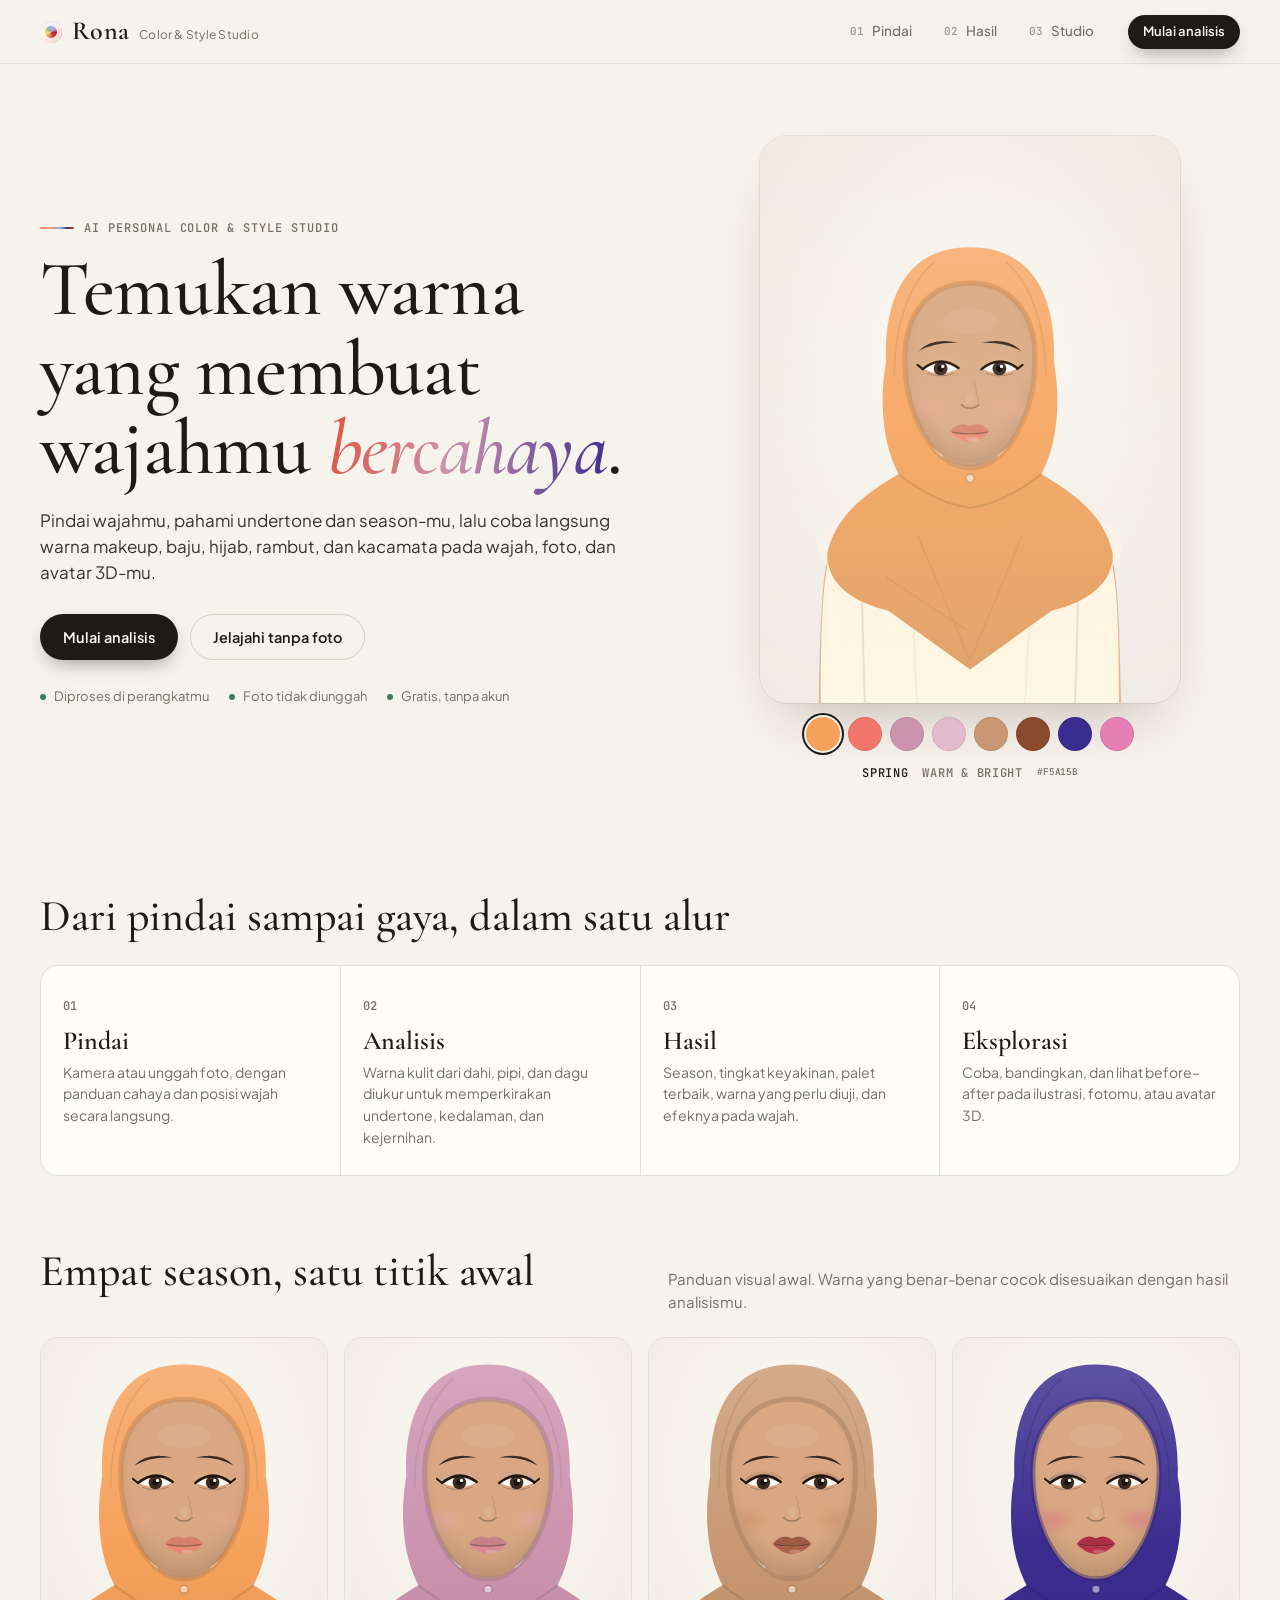
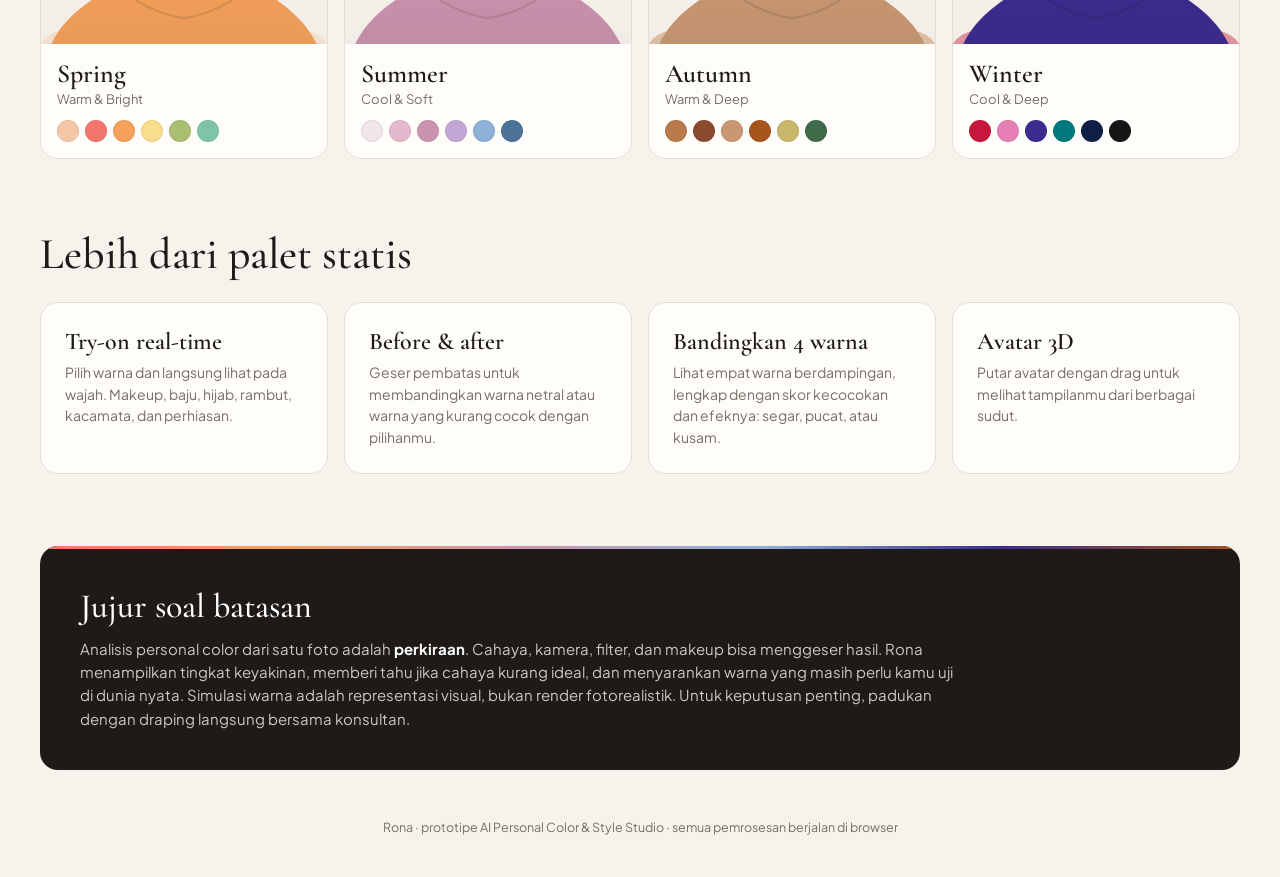
<file: color-studio/index.html>
<!doctype html>
<html lang="id">
<head>
  <meta charset="utf-8">
  <meta name="viewport" content="width=device-width, initial-scale=1, viewport-fit=cover">
  <title>Rona — AI Personal Color & Style Studio</title>
  <meta name="description" content="Analisis personal color di perangkatmu, lalu coba warna makeup, baju, hijab, rambut, dan aksesori langsung pada wajah dan avatar 3D.">
  <link rel="preconnect" href="https://fonts.googleapis.com">
  <link rel="preconnect" href="https://fonts.gstatic.com" crossorigin>
  <link rel="stylesheet" href="https://fonts.googleapis.com/css2?family=Cormorant+Garamond:ital,wght@0,500;0,600;1,500&family=Plus+Jakarta+Sans:wght@400;500;600;700&family=JetBrains+Mono:wght@400;500&display=swap">
  <link rel="stylesheet" href="css/styles.css">
  <script type="importmap">
  { "imports": {
      "three": "https://cdn.jsdelivr.net/npm/three@0.160.0/build/three.module.js",
      "three/addons/": "https://cdn.jsdelivr.net/npm/three@0.160.0/examples/jsm/"
  } }
  </script>
</head>
<body>
  <header class="topbar">
    <a class="brand" href="#/" aria-label="Rona, beranda">
      <span class="brand-mark" aria-hidden="true"></span>
      <span class="brand-name">Rona</span><span class="brand-sub">Color & Style Studio</span>
    </a>
    <nav class="flow" aria-label="Alur">
      <a href="#/scan" data-step="scan"><i>01</i>Pindai</a>
      <a href="#/result" data-step="result"><i>02</i>Hasil</a>
      <a href="#/studio" data-step="studio"><i>03</i>Studio</a>
    </nav>
    <div class="topbar-profile" id="topProfile"></div>
  </header>

  <main>
    <!-- HOME -->
    <section class="view" id="view-home" data-view="home">
      <div class="hero">
        <div class="hero-copy">
          <p class="eyebrow"><span class="spark"></span>AI Personal Color &amp; Style Studio</p>
          <h1>Temukan warna yang membuat wajahmu <em>bercahaya</em>.</h1>
          <p class="lead">Pindai wajahmu, pahami undertone dan season-mu, lalu coba langsung warna makeup, baju, hijab, rambut, dan kacamata pada wajah, foto, dan avatar 3D-mu.</p>
          <div class="cta-row">
            <a class="btn btn-primary" href="#/scan">Mulai analisis</a>
            <button class="btn btn-ghost" data-action="manual">Jelajahi tanpa foto</button>
          </div>
          <ul class="trust">
            <li>Diproses di perangkatmu</li><li>Foto tidak diunggah</li><li>Gratis, tanpa akun</li>
          </ul>
        </div>
        <div class="hero-visual">
          <div class="hero-card" id="heroFigure"></div>
          <div class="hero-swatches" id="heroSwatches" role="group" aria-label="Coba warna hijab"></div>
          <div class="hero-readout" id="heroReadout"></div>
        </div>
      </div>

      <div class="section">
        <div class="section-head"><h2>Dari pindai sampai gaya, dalam satu alur</h2></div>
        <ol class="steps">
          <li><i>01</i><h3>Pindai</h3><p>Kamera atau unggah foto, dengan panduan cahaya dan posisi wajah secara langsung.</p></li>
          <li><i>02</i><h3>Analisis</h3><p>Warna kulit dari dahi, pipi, dan dagu diukur untuk memperkirakan undertone, kedalaman, dan kejernihan.</p></li>
          <li><i>03</i><h3>Hasil</h3><p>Season, tingkat keyakinan, palet terbaik, warna yang perlu diuji, dan efeknya pada wajah.</p></li>
          <li><i>04</i><h3>Eksplorasi</h3><p>Coba, bandingkan, dan lihat before–after pada ilustrasi, fotomu, atau avatar 3D.</p></li>
        </ol>
      </div>

      <div class="section">
        <div class="section-head"><h2>Empat season, satu titik awal</h2><p>Panduan visual awal. Warna yang benar-benar cocok disesuaikan dengan hasil analisismu.</p></div>
        <div class="season-grid" id="seasonGrid"></div>
      </div>

      <div class="section">
        <div class="section-head"><h2>Lebih dari palet statis</h2></div>
        <div class="feature-grid">
          <article><h3>Try-on real-time</h3><p>Pilih warna dan langsung lihat pada wajah. Makeup, baju, hijab, rambut, kacamata, dan perhiasan.</p></article>
          <article><h3>Before &amp; after</h3><p>Geser pembatas untuk membandingkan warna netral atau warna yang kurang cocok dengan pilihanmu.</p></article>
          <article><h3>Bandingkan 4 warna</h3><p>Lihat empat warna berdampingan, lengkap dengan skor kecocokan dan efeknya: segar, pucat, atau kusam.</p></article>
          <article><h3>Avatar 3D</h3><p>Putar avatar dengan drag untuk melihat tampilanmu dari berbagai sudut.</p></article>
        </div>
      </div>

      <div class="section">
        <div class="honest">
          <h2>Jujur soal batasan</h2>
          <p>Analisis personal color dari satu foto adalah <strong>perkiraan</strong>. Cahaya, kamera, filter, dan makeup bisa menggeser hasil. Rona menampilkan tingkat keyakinan, memberi tahu jika cahaya kurang ideal, dan menyarankan warna yang masih perlu kamu uji di dunia nyata. Simulasi warna adalah representasi visual, bukan render fotorealistik. Untuk keputusan penting, padukan dengan draping langsung bersama konsultan.</p>
        </div>
      </div>
      <footer class="foot">Rona · prototipe AI Personal Color &amp; Style Studio · semua pemrosesan berjalan di browser</footer>
    </section>

    <!-- SCAN -->
    <section class="view" id="view-scan" data-view="scan" hidden>
      <div class="scan-layout">
        <div class="scan-main">
          <div class="scan-step" data-scan="choose">
            <p class="eyebrow">Langkah 1 · Pindai</p>
            <h2 class="title">Bagaimana kamu ingin memindai?</h2>
            <div class="choice-grid">
              <button class="choice" data-action="camera">
                <span class="choice-ic ic-camera" aria-hidden="true"></span>
                <strong>Gunakan kamera</strong><span>Panduan cahaya dan posisi wajah secara langsung.</span>
              </button>
              <label class="choice" for="fileInput" id="dropzone">
                <span class="choice-ic ic-upload" aria-hidden="true"></span>
                <strong>Unggah foto</strong><span>Klik atau tarik foto ke sini. JPG atau PNG.</span>
              </label>
              <input type="file" id="fileInput" accept="image/*" hidden>
            </div>
            <button class="link" data-action="manual">Tidak ingin memakai foto? Pilih warna kulit secara manual</button>
          </div>

          <div class="scan-step" data-scan="permission" hidden>
            <p class="eyebrow">Akses kamera</p>
            <h2 class="title">Izinkan kamera untuk memindai</h2>
            <p class="muted">Browser akan meminta izin. Gambar diproses langsung di perangkatmu dan tidak dikirim ke server mana pun. Kamu bisa mencabut izin kapan saja.</p>
            <div class="row gap">
              <button class="btn btn-primary" data-action="camera-start">Izinkan kamera</button>
              <button class="btn btn-ghost" data-action="scan-back">Kembali</button>
            </div>
            <p class="error" id="camError" hidden></p>
          </div>

          <div class="scan-step" data-scan="camera" hidden>
            <div class="capture-stage" id="camStage">
              <video id="video" playsinline muted></video>
              <div class="oval-guide"><svg viewBox="0 0 600 750" preserveAspectRatio="xMidYMid slice"><defs><mask id="ovm"><rect width="600" height="750" fill="#fff"/><ellipse cx="300" cy="360" rx="185" ry="245" fill="#000"/></mask></defs><rect width="600" height="750" fill="rgba(20,16,14,.45)" mask="url(#ovm)"/><ellipse class="oval-line" cx="300" cy="360" rx="185" ry="245"/></svg></div>
              <div class="light-meter" id="lightMeter"><span class="dot"></span><span class="txt">Mengukur cahaya…</span></div>
              <div class="countdown" id="countdown" hidden></div>
            </div>
            <div class="row gap center">
              <button class="btn btn-primary" data-action="capture">Ambil foto</button>
              <button class="btn btn-ghost" data-action="scan-back">Batal</button>
            </div>
          </div>

          <div class="scan-step" data-scan="align" hidden>
            <p class="eyebrow">Langkah 2 · Posisikan wajah</p>
            <h2 class="title">Paskan wajahmu di dalam oval</h2>
            <p class="muted">Geser foto dan atur zoom sampai dahi hingga dagu mengisi oval. Analisis membaca warna dari titik-titik di dalam oval.</p>
            <div class="capture-stage align-stage" id="alignStage">
              <canvas id="alignCanvas" width="600" height="750"></canvas>
              <div class="oval-guide"><svg viewBox="0 0 600 750"><defs><mask id="ovm2"><rect width="600" height="750" fill="#fff"/><ellipse cx="300" cy="360" rx="185" ry="245" fill="#000"/></mask></defs><rect width="600" height="750" fill="rgba(20,16,14,.4)" mask="url(#ovm2)"/><ellipse class="oval-line" cx="300" cy="360" rx="185" ry="245"/><g class="guide-marks" id="guideMarks"></g></svg></div>
            </div>
            <label class="slider-row">Zoom <input type="range" id="zoom" min="0.2" max="4" step="0.01"></label>
            <div class="row gap center">
              <button class="btn btn-primary" data-action="to-quiz">Lanjut</button>
              <button class="btn btn-ghost" data-action="scan-back">Ganti foto</button>
            </div>
          </div>

          <div class="scan-step" data-scan="quiz" hidden>
            <p class="eyebrow">Langkah 3 · Opsional</p>
            <h2 class="title">Empat pertanyaan singkat</h2>
            <p class="muted">Jawabanmu dipadukan dengan foto untuk mengurangi pengaruh cahaya. Lewati jika ragu.</p>
            <div class="quiz" id="quiz"></div>
            <div class="row gap">
              <button class="btn btn-primary" data-action="analyze">Analisis sekarang</button>
              <button class="btn btn-ghost" data-action="analyze-skip">Lewati pertanyaan</button>
            </div>
          </div>

          <div class="scan-step" data-scan="analyzing" hidden>
            <div class="analyzing">
              <div class="capture-stage scanning" id="scanStage"></div>
              <ol class="scan-log" id="scanLog"></ol>
            </div>
          </div>
        </div>

        <aside class="guide-card">
          <h3>Panduan foto</h3>
          <ul class="guide-list">
            <li><b>Cahaya alami</b>Hadap jendela di siang hari. Hindari lampu kuning atau RGB.</li>
            <li><b>Cahaya merata</b>Kedua sisi wajah sama terang, tanpa bayangan tajam.</li>
            <li><b>Tanpa makeup &amp; filter</b>Foundation, beauty mode, dan filter menggeser warna kulit.</li>
            <li><b>Wajah lurus ke depan</b>Dahi sampai dagu terlihat, rambut atau poni disingkirkan.</li>
            <li><b>Latar netral</b>Dinding putih atau abu-abu membantu koreksi white balance.</li>
            <li><b>Jarak ±40 cm</b>Kamera sejajar mata, tidak terlalu dekat.</li>
          </ul>
          <p class="fine">Hasil adalah perkiraan dan bisa berbeda di kondisi cahaya lain.</p>
        </aside>
      </div>
    </section>

    <!-- RESULT -->
    <section class="view" id="view-result" data-view="result" hidden>
      <div id="resultRoot"></div>
    </section>

    <!-- STUDIO -->
    <section class="view view-studio" id="view-studio" data-view="studio" hidden>
      <div class="studio">
        <div class="stage-col">
          <div class="stage-bar">
            <div class="seg" role="tablist" aria-label="Mode tampilan" id="viewSeg">
              <button data-view-mode="2d" role="tab">Ilustrasi</button>
              <button data-view-mode="photo" role="tab">Fotoku</button>
              <button data-view-mode="3d" role="tab">Avatar 3D</button>
            </div>
            <div class="stage-tools">
              <button class="tool" data-tool="ba" aria-pressed="false">Before / After</button>
              <button class="tool" data-tool="compare" aria-pressed="false">Bandingkan</button>
            </div>
          </div>
          <div class="stage" id="stage"></div>
          <div class="harmony" id="harmony"></div>
        </div>
        <div class="panel-col">
          <div class="profile-strip" id="profileStrip"></div>
          <div class="cat-tabs" role="tablist" id="catTabs">
            <button data-cat="makeup">Makeup</button>
            <button data-cat="baju">Baju</button>
            <button data-cat="hijab">Hijab</button>
            <button data-cat="rambut">Rambut</button>
            <button data-cat="aksesori">Aksesori</button>
          </div>
          <div class="panel" id="panel"></div>
        </div>
      </div>
    </section>
  </main>

  <dialog class="modal" id="manualModal">
    <form method="dialog" class="modal-body" id="manualForm">
      <h2>Jelajahi tanpa foto</h2>
      <p class="muted">Pilih warna kulit yang paling mendekati, lalu undertone atau season jika kamu sudah tahu.</p>
      <fieldset><legend>Warna kulit</legend><div class="skin-row" id="skinRow"></div></fieldset>
      <fieldset><legend>Undertone</legend>
        <div class="chips" id="undertoneRow">
          <label><input type="radio" name="ut" value="warm">Hangat</label>
          <label><input type="radio" name="ut" value="neutral">Netral</label>
          <label><input type="radio" name="ut" value="cool">Sejuk</label>
          <label><input type="radio" name="ut" value="unknown" checked>Belum tahu</label>
        </div>
      </fieldset>
      <fieldset><legend>Sudah tahu season-mu? <span class="muted">(opsional)</span></legend>
        <div class="chips" id="seasonRow">
          <label><input type="radio" name="season" value="" checked>Hitung otomatis</label>
          <label><input type="radio" name="season" value="spring">Spring</label>
          <label><input type="radio" name="season" value="summer">Summer</label>
          <label><input type="radio" name="season" value="autumn">Autumn</label>
          <label><input type="radio" name="season" value="winter">Winter</label>
        </div>
      </fieldset>
      <div class="row gap end">
        <button class="btn btn-ghost" value="cancel">Batal</button>
        <button class="btn btn-primary" value="ok">Buka studio</button>
      </div>
    </form>
  </dialog>

  <div class="toast" id="toast" role="status" aria-live="polite"></div>
  <script type="module" src="js/main.js"></script>
</body>
</html>
</file>
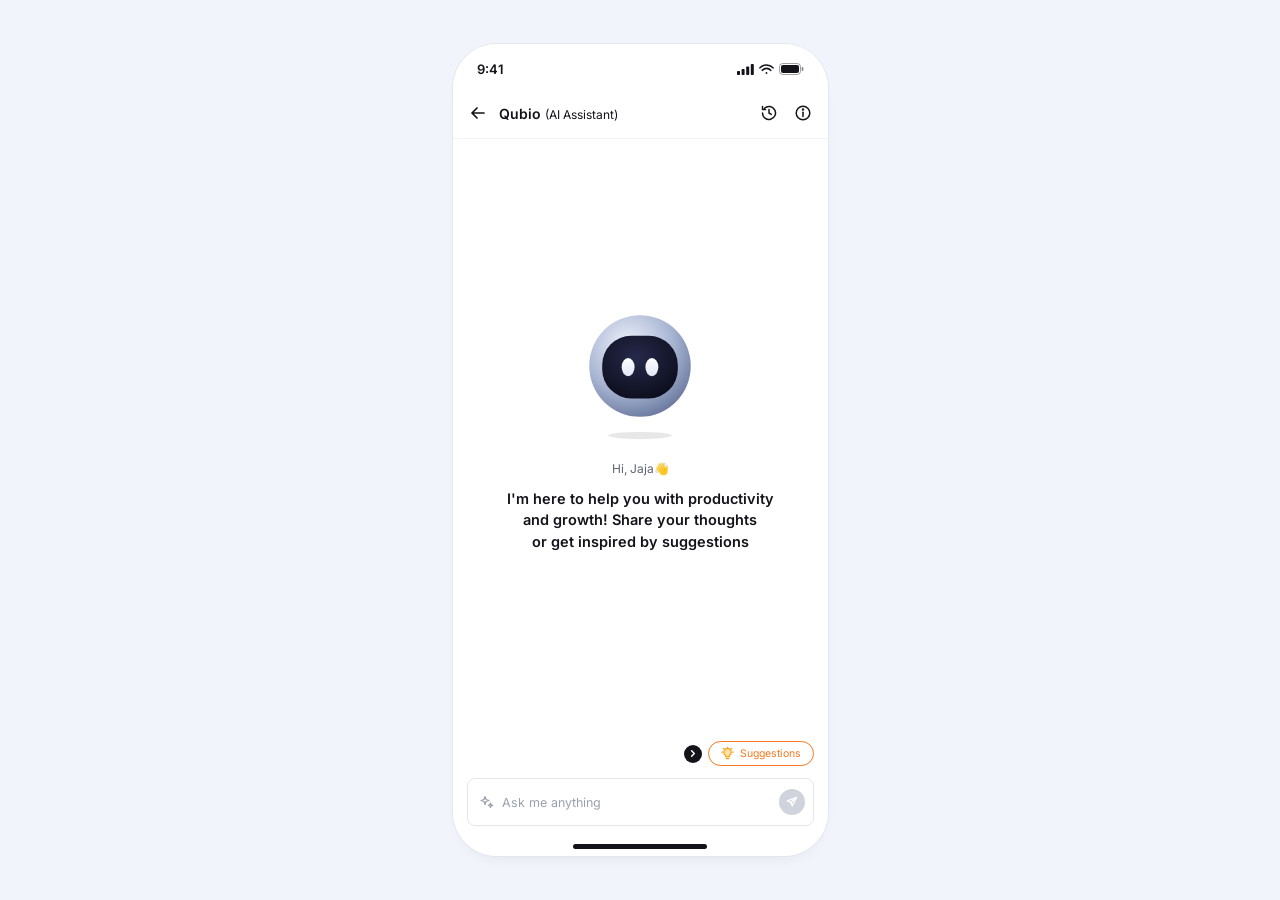
<file: qubio-ai-assistant.html>
<!doctype html><html><head><meta charset=utf8><meta name=viewport content="width=device-width,initial-scale=1,viewport-fit=cover"><style>:root{color-scheme:light;box-sizing:border-box;padding-top:env(safe-area-inset-top,0px);padding-bottom:env(safe-area-inset-bottom,0px)}html{scroll-padding-top:env(safe-area-inset-top,0px)}body{margin:0;padding:0;font:14px -apple-system,BlinkMacSystemFont,sans-serif;background:#faf9f5;color:#141413}img{max-width:100%}[hidden]:not([hidden=until-found i]){display:none!important}.controls { display: none !important; }
</style></head><body>
<title>Qubio AI Assistant</title>
<link rel="preconnect" href="https://fonts.googleapis.com">
<link rel="preconnect" href="https://fonts.gstatic.com" crossorigin>
<link rel="stylesheet" href="https://fonts.googleapis.com/css2?family=Inter:wght@400;500;600;700&display=swap">
<style>
/* Layout: one phone prototype on a dark stage. Splash -> keyboard typing -> loading -> answer -> regenerate -> second answer (scrollable, 1/2 pager).
   Single committed look matching the user's screens: white UI, near-black accents, orange suggestion pill. */
:root {
  color-scheme: light;
  --ground: #F1F4FB; --phone: #ffffff; --ink: #14131a; --muted: #5f6472; --faint: #9aa0ad;
  --orange: #f7781f; --peach: #fff3e8; --line: #e3e5ea; --soft: #f3f4f7; --primary: #111827;
  --kb: #d3d6dd; --stage-text: #5f6472; --stage-btn: #ffffff; --stage-btn-line: #dfe2e8;
  --font: "Inter", -apple-system, "SF Pro Text", "Segoe UI", Roboto, sans-serif;
}
html, body { height: 100%; overflow: hidden; }
body { background: var(--ground); color: var(--stage-text); font-family: var(--font); display: grid; place-items: center; padding-block: 14px; padding-inline: 14px; box-sizing: border-box; }
.stage { display: flex; flex-direction: column; align-items: center; gap: 14px; width: 100%; min-width: 0; }
.phone-wrap { position: relative; flex: none; }
.phone { position: absolute; left: 0; top: 0; width: 375px; height: 812px; transform-origin: top left; background: var(--phone); color: var(--ink); overflow: hidden; border-radius: 44px; box-shadow: 0 0 0 1px #e3e7f0, 0 8px 20px -14px rgba(23,21,18,.16); }
.status { position: absolute; z-index: 30; top: 0; left: 0; right: 0; height: 44px; display: flex; justify-content: space-between; align-items: center; padding: 6px 24px 0; box-sizing: border-box; font-size: 13px; font-weight: 600; background: var(--phone); }
.status .icons { display: flex; gap: 5px; align-items: center; }
.status svg { display: block; }
.home { position: absolute; z-index: 60; bottom: 7px; left: 50%; width: 134px; height: 5px; margin-left: -67px; border-radius: 3px; background: var(--ink); }

.hdr { position: absolute; z-index: 20; top: 44px; left: 0; right: 0; height: 50px; display: flex; align-items: center; gap: 12px; padding: 0 16px; background: var(--phone); border-bottom: 1px solid var(--soft); transition: opacity .3s; }
.hdr b { font-size: 14px; font-weight: 600; }
.hdr b small { font-size: 12px; font-weight: 400; }
.hdr .sp { flex: 1; }
.hdr .ic { display: flex; gap: 16px; }
.hdr .chat-ic { display: none; }
.phone.chatting .hdr .splash-ic { display: none; }
.phone.chatting .hdr .chat-ic { display: flex; }
.phone.loading .hdr { opacity: 0; }

/* robot */
.robot svg { display: block; width: 100%; height: 100%; }
.robot .head { animation: float 3.4s ease-in-out infinite; }
.robot .shadow { height: 7px; margin: 12px auto 0; border-radius: 50%; background: #14131a; opacity: .1; animation: shadow 3.4s ease-in-out infinite; }
.robot.flat .head, .robot.flat .shadow { animation: none; }
.robot.flat .shadow { display: none; }
.eyes { transform-box: fill-box; transform-origin: center; animation: blink 4.2s infinite; }

/* splash */
.splash { position: absolute; left: 0; right: 0; top: 94px; bottom: 130px; display: flex; flex-direction: column; align-items: center; justify-content: center; text-align: center; padding: 0 22px; transition: opacity .3s, transform .35s cubic-bezier(.3,.7,.2,1); }
.splash .robot { width: 108px; }
.splash .robot .shadow { width: 64px; }
.splash .hi { margin: 22px 0 0; font-size: 12px; color: var(--muted); }
.splash h1 { margin: 12px 0 0; font-size: 14.5px; font-weight: 600; line-height: 1.45; text-wrap: balance; }
.phone.typing .splash { transform: translateY(-110px); }
.phone.typing .splash h1 { opacity: .25; }
.phone.loading .splash, .phone.chatting .splash { opacity: 0; pointer-events: none; }

/* loading */
.loader { position: absolute; inset: 0; z-index: 25; background: var(--phone); display: flex; flex-direction: column; align-items: center; justify-content: center; opacity: 0; pointer-events: none; transition: opacity .35s; }
.loader .robot { width: 108px; }
.loader .robot .shadow { width: 64px; }
.loader p { margin: 22px 0 0; font-size: 14px; font-weight: 600; }
.loader p i { font-style: normal; display: inline-block; animation: dotfade 1.2s infinite; }
.loader p i:nth-child(2) { animation-delay: .2s; } .loader p i:nth-child(3) { animation-delay: .4s; }
.phone.loading .loader { opacity: 1; }

/* chat */
.chat { position: absolute; left: 0; right: 0; top: 94px; bottom: 124px; overflow-y: auto; scrollbar-width: none; padding: 16px 14px 20px; box-sizing: border-box; opacity: 0; pointer-events: none; transition: opacity .35s; }
.chat::-webkit-scrollbar { display: none; }
.phone.chatting .chat { opacity: 1; pointer-events: auto; }
.when { text-align: center; font-size: 10.5px; color: var(--faint); }
.me { margin: 14px 0 0 auto; width: fit-content; max-width: 78%; background: var(--soft); border-radius: 12px 12px 4px 12px; padding: 10px 12px; font-size: 12px; line-height: 1.5; }
.ans-h { display: flex; align-items: center; gap: 8px; margin-top: 22px; font-size: 12px; font-weight: 600; }
.ans-h .av { width: 20px; height: 20px; }
.ans-h .grow { flex: 1; }
.pager { display: flex; align-items: center; gap: 8px; font-size: 11.5px; font-weight: 500; opacity: 0; transition: opacity .3s; }
.pager.on { opacity: 1; }
.pager button { border: 0; background: none; padding: 2px; display: grid; place-items: center; color: var(--ink); border-radius: 50%; }
.pager button.off { color: var(--faint); }
.ans { margin-top: 12px; font-size: 12px; line-height: 1.6; }
.ans p { margin: 0 0 10px; }
.ans ul, .ans ol { margin: 0 0 10px; padding-left: 20px; }
.ans li { margin-bottom: 4px; }
.ans.in > * { animation: rise .45s cubic-bezier(.2,.8,.2,1) both; }
.typing-ind { display: flex; gap: 4px; padding: 12px 0; }
.typing-ind i { width: 6px; height: 6px; border-radius: 50%; background: var(--faint); animation: bounce 1s ease-in-out infinite; }
.typing-ind i:nth-child(2) { animation-delay: .15s; } .typing-ind i:nth-child(3) { animation-delay: .3s; }
.acts { display: flex; align-items: center; gap: 8px; margin-top: 4px; }
.acts .save { display: inline-flex; align-items: center; gap: 6px; padding: 6px 10px; border: 1px solid var(--line); border-radius: 99px; font-size: 10.5px; }
.acts .regen { width: 26px; height: 26px; border: 1px solid var(--line); border-radius: 50%; display: grid; place-items: center; background: var(--phone); transition: transform .15s; }
.acts .regen.spin svg { animation: spin .6s linear; }
.acts .time { margin-left: auto; font-size: 10.5px; color: var(--muted); }
.down { position: absolute; z-index: 21; right: 14px; bottom: 170px; width: 26px; height: 26px; border-radius: 50%; border: 0; background: var(--ink); color: #fff; display: grid; place-items: center; opacity: 0; transition: opacity .3s; pointer-events: none; padding: 0; }
.down.on { opacity: 1; pointer-events: auto; }

/* footer: suggestions + input */
.foot { position: absolute; z-index: 22; left: 0; right: 0; bottom: 0; padding: 0 14px 30px; background: var(--phone); transition: transform .35s cubic-bezier(.3,.7,.2,1); }
.sugg-row { display: flex; justify-content: flex-end; align-items: center; gap: 6px; padding: 8px 0 12px; }
.dotbtn { width: 18px; height: 18px; border-radius: 50%; background: var(--ink); display: grid; place-items: center; }
.sugg { display: inline-flex; align-items: center; gap: 6px; padding: 5px 12px; border: 1px solid var(--orange); border-radius: 99px; color: var(--orange); font-size: 10.5px; background: var(--phone); }
.field { display: flex; align-items: center; gap: 8px; height: 46px; padding: 0 8px 0 12px; border: 1px solid var(--line); border-radius: 8px; font-size: 12.5px; transition: border-color .25s; }
.field .t { flex: 1; min-width: 0; color: var(--faint); white-space: nowrap; overflow: hidden; }
.field.focus { border-color: var(--orange); }
.field.filled .t { color: var(--ink); }
.field .spark { flex: none; }
.field.focus .spark, .field.filled .spark { display: none; }
.caret { display: inline-block; width: 1.5px; height: 15px; background: var(--ink); vertical-align: -3px; margin: 0 1px; animation: caret 1s steps(1) infinite; }
.send { width: 26px; height: 26px; flex: none; border-radius: 50%; background: #cfd3dc; display: grid; place-items: center; transition: background .25s, transform .15s; }
.field.filled .send { background: var(--ink); }
.send.press { transform: scale(.82); }
.phone.typing .foot { transform: translateY(-252px); padding-bottom: 8px; }

/* keyboard */
.kb { position: absolute; z-index: 23; left: 0; right: 0; bottom: 0; height: 252px; background: var(--kb); padding: 8px 3px 40px; box-sizing: border-box; display: flex; flex-direction: column; gap: 10px; transform: translateY(100%); transition: transform .35s cubic-bezier(.3,.7,.2,1); }
.phone.typing .kb { transform: none; }
.krow { display: flex; justify-content: center; gap: 5px; }
.krow.pad { padding: 0 16px; }
.k { flex: 1; max-width: 32px; height: 38px; border-radius: 5px; background: #fff; box-shadow: 0 1px 0 #8e9199; display: grid; place-items: center; font-size: 15px; color: #111; transition: background .08s, transform .08s; }
.k.fn { background: #abb0bb; font-size: 13px; }
.k.wide { max-width: 42px; }
.k.w2 { max-width: 44px; } .k.w3 { max-width: 84px; }
.k.space { max-width: none; flex: 4; font-size: 13px; }
.k.hit { background: #c3c7d0; transform: scale(1.08); }

.tap { position: absolute; z-index: 90; width: 38px; height: 38px; margin: -19px 0 0 -19px; border-radius: 50%; background: rgba(20,19,26,.22); pointer-events: none; animation: tap .5s ease-out forwards; }

.controls { display: flex; gap: 8px; align-items: center; flex-wrap: wrap; justify-content: center; }
.controls button { font: 600 12.5px var(--font); color: var(--stage-text); background: var(--stage-btn); border: 1px solid var(--stage-btn-line); border-radius: 99px; padding: 8px 16px; cursor: pointer; }
.controls button:hover { border-color: #4a4468; }
.controls .step { font-size: 12px; min-width: 120px; text-align: center; }
button:focus-visible { outline: 2px solid var(--orange); outline-offset: 2px; }

@keyframes float { 0%, 100% { transform: translateY(0); } 50% { transform: translateY(-5px); } }
@keyframes shadow { 0%, 100% { transform: scaleX(1); opacity: .1; } 50% { transform: scaleX(.85); opacity: .06; } }
@keyframes blink { 0%, 92%, 100% { transform: scaleY(1); } 95% { transform: scaleY(.1); } }
@keyframes bounce { 0%, 60%, 100% { transform: translateY(0); } 30% { transform: translateY(-4px); } }
@keyframes spin { to { transform: rotate(360deg); } }
@keyframes caret { 50% { opacity: 0; } }
@keyframes dotfade { 0%, 100% { opacity: .2; } 50% { opacity: 1; } }
@keyframes rise { from { opacity: 0; transform: translateY(8px); } to { opacity: 1; transform: none; } }
@keyframes tap { from { transform: scale(.4); opacity: 1; } to { transform: scale(1.3); opacity: 0; } }
@media (prefers-reduced-motion: reduce) { .robot .head, .robot .shadow, .eyes, .ans.in > * { animation: none; } }
</style>

<template id="robotTpl">
  <div class="head">
    <svg viewBox="0 0 100 100" aria-hidden="true">
      <defs>
        <radialGradient id="rimG" cx=".38" cy=".3" r=".8"><stop offset="0" stop-color="#eef2fb"/><stop offset=".55" stop-color="#a9b6d3"/><stop offset="1" stop-color="#5d6c93"/></radialGradient>
        <radialGradient id="faceG" cx=".45" cy=".35" r=".75"><stop offset="0" stop-color="#26294a"/><stop offset="1" stop-color="#0a0b18"/></radialGradient>
        <linearGradient id="glowG" x1="0" y1="0" x2="0" y2="1"><stop offset="0" stop-color="#ffffff"/><stop offset="1" stop-color="#dfe6f5"/></linearGradient>
      </defs>
      <circle cx="50" cy="50" r="47" fill="url(#rimG)"/>
      <rect x="15" y="22" width="70" height="58" rx="27" fill="url(#faceG)"/>
      <g class="eyes"><ellipse cx="39" cy="51" rx="6" ry="8.4" fill="url(#glowG)"/><ellipse cx="61" cy="51" rx="6" ry="8.4" fill="url(#glowG)"/></g>
    </svg>
  </div>
  <div class="shadow"></div>
</template>

<div class="stage">
  <div class="phone-wrap" id="phoneWrap"><div class="phone" id="phone" aria-label="Qubio AI assistant prototype">
    <div class="status">
      <span>9:41</span>
      <span class="icons" aria-hidden="true">
        <svg width="17" height="11" viewBox="0 0 17 11" fill="#14131a"><rect x="0" y="7" width="3" height="4" rx=".8"/><rect x="4.6" y="5" width="3" height="6" rx=".8"/><rect x="9.2" y="2.5" width="3" height="8.5" rx=".8"/><rect x="13.8" y="0" width="3" height="11" rx=".8"/></svg>
        <svg width="15" height="11" viewBox="0 0 15 11" fill="none" stroke="#14131a" stroke-width="1.6" stroke-linecap="round"><path d="M1 3.8a9 9 0 0 1 13 0"/><path d="M3.3 6.3a5.6 5.6 0 0 1 8.4 0"/><circle cx="7.5" cy="9" r=".9" fill="#14131a" stroke="none"/></svg>
        <svg width="25" height="12" viewBox="0 0 25 12" fill="none"><rect x=".5" y=".5" width="21" height="11" rx="3.2" stroke="#14131a" opacity=".4"/><rect x="2" y="2" width="18" height="8" rx="2" fill="#14131a"/><rect x="22.6" y="4" width="1.8" height="4" rx=".9" fill="#14131a" opacity=".5"/></svg>
      </span>
    </div>

    
    <header class="hdr">
      <svg width="18" height="18" viewBox="0 0 18 18" fill="none" stroke="#14131a" stroke-width="1.7" stroke-linecap="round" stroke-linejoin="round"><path d="M15 9H3M8 4 3 9l5 5"/></svg>
      <b>Qubio <small>(AI Assistant)</small></b><span class="sp"></span>
      <span class="ic splash-ic">
        <svg width="18" height="18" viewBox="0 0 18 18" fill="none" stroke="#14131a" stroke-width="1.5" stroke-linecap="round" stroke-linejoin="round"><path d="M2.5 9a6.5 6.5 0 1 0 2-4.7"/><path d="M2.5 2.5v3h3"/><path d="M9 5.5V9l2.3 1.4"/></svg>
        <svg width="18" height="18" viewBox="0 0 18 18" fill="none" stroke="#14131a" stroke-width="1.5" stroke-linecap="round"><circle cx="9" cy="9" r="6.8"/><path d="M9 8.2V12.5"/><circle cx="9" cy="5.6" r=".5" fill="#14131a"/></svg>
      </span>
      <span class="ic chat-ic">
        <svg width="18" height="18" viewBox="0 0 18 18" fill="none" stroke="#14131a" stroke-width="1.5" stroke-linecap="round"><circle cx="9" cy="10" r="6"/><path d="M9 10V7M7 1.8h4M14 4l1-1"/></svg>
        <svg width="18" height="18" viewBox="0 0 18 18" fill="none" stroke="#14131a" stroke-width="1.5" stroke-linecap="round" stroke-linejoin="round"><path d="M3 5h12M7 5V3h4v2M4.5 5l.8 10h7.4l.8-10"/></svg>
      </span>
    </header>

    <section class="splash">
      <div class="robot" data-robot></div>
      <p class="hi">Hi, Jaja&#128075;</p>
      <h1>I'm here to help you with productivity and growth! Share your thoughts or get inspired by suggestions</h1>
    </section>

    <section class="chat" id="chat">
      <p class="when">Today 08:00PM</p>
      <div class="me" id="me">Apa itu define?</div>
      <div class="ans-h"><div class="av robot flat" data-robot></div><span class="grow">My answer</span>
        <span class="pager" id="pager"><button type="button" id="prev" tabindex="-1" aria-label="Previous answer"><svg width="14" height="14" viewBox="0 0 14 14" fill="none" stroke="currentColor" stroke-width="1.8" stroke-linecap="round" stroke-linejoin="round"><path d="M8.5 3 4.5 7l4 4"/></svg></button><span id="pg">2/2</span><button type="button" id="next" tabindex="-1" aria-label="Next answer"><svg width="14" height="14" viewBox="0 0 14 14" fill="none" stroke="currentColor" stroke-width="1.8" stroke-linecap="round" stroke-linejoin="round"><path d="m5.5 3 4 4-4 4"/></svg></button></span>
      </div>
      <div class="ans" id="ans"></div>
      <div class="acts" id="acts">
        <span class="save"><svg width="12" height="12" viewBox="0 0 14 14" fill="none" stroke="#14131a" stroke-width="1.3" stroke-linejoin="round"><rect x="1.5" y="2" width="11" height="10" rx="1.5"/><path d="M5 2v3.5h4V2M4.5 9h5"/></svg>Save Answer</span>
        <span class="regen" id="regen"><svg width="13" height="13" viewBox="0 0 16 16" fill="none" stroke="#14131a" stroke-width="1.6" stroke-linecap="round" stroke-linejoin="round"><path d="M13.5 6.5A5.6 5.6 0 0 0 3.2 5"/><path d="M3 2v3.2h3.2"/><path d="M2.5 9.5A5.6 5.6 0 0 0 12.8 11"/><path d="M13 14v-3.2H9.8"/></svg></span>
        <span class="time" id="atime">02:15 PM</span>
      </div>
    </section>
    <button class="down" id="down" type="button" tabindex="-1" aria-label="Scroll down"><svg width="12" height="12" viewBox="0 0 12 12" fill="none" stroke="#fff" stroke-width="1.8" stroke-linecap="round" stroke-linejoin="round"><path d="m3 4.5 3 3 3-3"/></svg></button>

    <div class="loader"><div class="robot" data-robot></div><p>Hang tight<i>.</i><i>.</i><i>.</i></p></div>

    <footer class="foot" id="foot">
      <div class="sugg-row"><span class="dotbtn"><svg width="9" height="9" viewBox="0 0 10 10" fill="none" stroke="#fff" stroke-width="1.6" stroke-linecap="round" stroke-linejoin="round"><path d="m4 2 3 3-3 3"/></svg></span>
        <span class="sugg"><svg width="13" height="13" viewBox="0 0 14 14" fill="none" stroke="#f7a21f" stroke-width="1.3" stroke-linecap="round"><path d="M5.2 10.5h3.6M5.6 12.5h2.8"/><path d="M4.5 8.6A4 4 0 1 1 9.5 8.6c-.6.5-.8 1-.8 1.9H5.3c0-.9-.2-1.4-.8-1.9z" fill="#ffe1a8"/><path d="M7 .5v.8M1.5 5.5h-.8M13.3 5.5h-.8M2.6 1.6l.6.6M11.4 1.6l-.6.6"/></svg>Suggestions</span></div>
      <div class="field" id="field">
        <svg class="spark" width="14" height="14" viewBox="0 0 14 14" fill="none" stroke="#9aa0ad" stroke-width="1.2" stroke-linejoin="round"><path d="M5 1.5 6 4.5 9 5.5 6 6.5 5 9.5 4 6.5 1 5.5 4 4.5z"/><path d="M10.5 8l.6 1.7 1.7.6-1.7.6-.6 1.7-.6-1.7-1.7-.6 1.7-.6z"/></svg>
        <span class="t" id="ftext">Ask me anything</span>
        <span class="send" id="send"><svg width="12" height="12" viewBox="0 0 14 14" fill="none" stroke="#fff" stroke-width="1.5" stroke-linejoin="round"><path d="M12.5 1.5 1.5 5.8l4 1.7 1.7 4z"/><path d="M5.5 7.5l7-6"/></svg></span>
      </div>
    </footer>
    <div class="kb" id="kb" aria-hidden="true"><div class="krow"><span class="k" data-k="q">Q</span><span class="k" data-k="w">W</span><span class="k" data-k="e">E</span><span class="k" data-k="r">R</span><span class="k" data-k="t">T</span><span class="k" data-k="y">Y</span><span class="k" data-k="u">U</span><span class="k" data-k="i">I</span><span class="k" data-k="o">O</span><span class="k" data-k="p">P</span></div><div class="krow pad"><span class="k" data-k="a">A</span><span class="k" data-k="s">S</span><span class="k" data-k="d">D</span><span class="k" data-k="f">F</span><span class="k" data-k="g">G</span><span class="k" data-k="h">H</span><span class="k" data-k="j">J</span><span class="k" data-k="k">K</span><span class="k" data-k="l">L</span></div><div class="krow"><span class="k fn wide">&#8679;</span><span class="k" data-k="z">Z</span><span class="k" data-k="x">X</span><span class="k" data-k="c">C</span><span class="k" data-k="v">V</span><span class="k" data-k="b">B</span><span class="k" data-k="n">N</span><span class="k" data-k="m">M</span><span class="k fn wide">&#9003;</span></div><div class="krow"><span class="k fn w2">123</span><span class="k fn">&#9786;</span><span class="k space" data-k=" ">space</span><span class="k fn w3" data-k="?">return</span></div></div>
    <div class="home"></div>
  </div></div>
  <div class="controls">
    <button type="button" id="restart">Ulangi</button>
    <span class="step" id="lbl">Splash</span>
    <button type="button" id="pause">Jeda</button>
  </div>
</div>

<script>
(function () {
  var $ = function (id) { return document.getElementById(id); };
  var Q = function (s) { return Array.prototype.slice.call(document.querySelectorAll(s)); };
  var tpl = $("robotTpl");
  Q("[data-robot]").forEach(function (host, n) {
    var node = tpl.content.cloneNode(true);
    node.querySelectorAll("[id]").forEach(function (el) { el.id = el.id + n; });
    node.querySelectorAll("[fill^='url(#']").forEach(function (el) { el.setAttribute("fill", el.getAttribute("fill").replace(/\)$/, n + ")")); });
    host.appendChild(node);
  });

  var ANS = [
    '<p>"Define" adalah kata dalam bahasa Inggris yang berarti "mendefinisikan" atau "menjelaskan makna" dari sesuatu. Dalam konteks yang lebih luas, "define" digunakan untuk memberikan penjelasan atau batasan yang jelas tentang apa sesuatu itu, biasanya berupa istilah, konsep, atau objek.</p>' +
    '<p>Contoh penggunaan:</p><ul><li>"Please define the term \'sustainability\'." (Tolong definisikan istilah \'keberlanjutan\'.)</li><li>"The dictionary defines \'happiness\' as a state of well-being and contentment." (Kamus mendefinisikan \'kebahagiaan\' sebagai kondisi kesejahteraan dan kepuasan.)</li></ul>' +
    '<p>Apakah ada hal lain yang ingin Anda ketahui tentang "define"?</p>',
    '<p>Define adalah kata dalam bahasa Inggris yang berarti "mendefinisikan" atau "menjelaskan" sesuatu secara jelas.</p><p>Dalam berbagai konteks, define berarti:</p>' +
    '<ol><li>Memberikan Arti: Menjelaskan arti atau makna dari sebuah kata, istilah, atau konsep. Misalnya, "Please define the word \'courage\'."</li>' +
    '<li>Menentukan Batasan atau Karakteristik: Menentukan ciri-ciri utama dari sesuatu, seperti dalam mendefinisikan ruang lingkup atau batas-batas sebuah proyek.</li>' +
    '<li>Menyusun atau Merumuskan: Dalam sains atau matematika, define bisa berarti merumuskan sesuatu secara spesifik, seperti mendefinisikan variabel dalam penelitian.</li></ol>' +
    '<p>Secara umum, ketika kita diminta untuk "define" sesuatu, itu berarti kita diminta untuk memberikan penjelasan atau deskripsi yang jelas tentang hal tersebut.</p>' +
    '<p>Contoh dalam kalimat sehari-hari:</p><ul><li>"Can you define your goals for this year?" (Bisakah kamu menjelaskan tujuanmu tahun ini?)</li><li>"Success is hard to define." (Kesuksesan sulit untuk didefinisikan.)</li><li>"Let\'s define the scope before we start." (Mari tentukan ruang lingkupnya sebelum mulai.)</li></ul>' +
    '<p>Kalau kamu mau, aku bisa bantu membuat definisi untuk istilah lain juga.</p>'
  ];
  var TIMES = ["02:15 PM", "02:16 PM"];
  var QUESTION = "Apa itu define?";

  var phone = $("phone"), chat = $("chat"), ans = $("ans"), pager = $("pager"), pg = $("pg"), prev = $("prev"), next = $("next"),
      acts = $("acts"), regen = $("regen"), field = $("field"), ftext = $("ftext"), send = $("send"), down = $("down"), lbl = $("lbl");
  var shown = 0, count = 1;

  var token = 0, paused = false, CANCEL = {};
  function wait(ms) {
    var my = token, t = 0;
    return new Promise(function (resolve, reject) {
      (function tick() {
        if (my !== token) return reject(CANCEL);
        if (t >= ms) return resolve();
        setTimeout(function () { if (!paused) t += 30; tick(); }, 30);
      })();
    });
  }
  function scrollTo(target, ms) {
    var my = token, from = chat.scrollTop, t = 0, last = performance.now();
    return new Promise(function (resolve, reject) {
      function frame(now) {
        if (my !== token) return reject(CANCEL);
        if (!paused) t += now - last; last = now;
        var p = Math.min(1, t / ms), e = p < .5 ? 2 * p * p : 1 - Math.pow(-2 * p + 2, 2) / 2;
        chat.scrollTop = from + (target - from) * e;
        if (p < 1) requestAnimationFrame(frame); else resolve();
      }
      requestAnimationFrame(frame);
    });
  }
  function tapAt(el) {
    var p = phone.getBoundingClientRect(), r = el.getBoundingClientRect(), k = p.width / phone.offsetWidth;
    var d = document.createElement("span"); d.className = "tap";
    d.style.left = ((r.left - p.left + r.width / 2) / k) + "px";
    d.style.top = ((r.top - p.top + r.height / 2) / k) + "px";
    phone.appendChild(d); setTimeout(function () { d.remove(); }, 600);
  }
  function setField(text, focus) {
    field.classList.toggle("focus", !!focus);
    field.classList.toggle("filled", !!text);
    ftext.innerHTML = "";
    if (text || focus) {
      ftext.appendChild(document.createTextNode(text || ""));
      if (focus) { var c = document.createElement("span"); c.className = "caret"; ftext.appendChild(c); }
      if (!text && focus) ftext.insertAdjacentHTML("beforeend", '<span style="color:var(--faint)">Ask me anything</span>');
    } else ftext.textContent = "Ask me anything";
  }
  function showAnswer(i) {
    shown = i;
    ans.className = "ans"; ans.innerHTML = ANS[i]; void ans.offsetWidth; ans.className = "ans in";
    Q("#ans > *").forEach(function (el, k) { el.style.animationDelay = (k * 90) + "ms"; });
    $("atime").textContent = TIMES[i];
    pg.textContent = (i + 1) + "/" + count;
    prev.classList.toggle("off", i === 0); next.classList.toggle("off", i === count - 1);
    acts.style.visibility = "visible";
    updateDown();
  }
  function updateDown() { down.classList.toggle("on", chat.scrollHeight - chat.clientHeight - chat.scrollTop > 30); }
  chat.addEventListener("scroll", updateDown);

  function reset() {
    token++; paused = false; $("pause").textContent = "Jeda";
    phone.className = "phone";
    setField("", false);
    count = 1; pager.classList.remove("on");
    ans.innerHTML = ""; acts.style.visibility = "hidden";
    chat.scrollTop = 0; down.classList.remove("on");
    lbl.textContent = "Splash";
  }

  async function run() {
    reset();
    try {
      await wait(2200);
      // 2. focus input, keyboard up, type
      tapAt(field); await wait(150);
      phone.classList.add("typing"); setField("", true);
      lbl.textContent = "Typing";
      await wait(700);
      for (var i = 1; i <= QUESTION.length; i++) {
        var ch = QUESTION[i - 1].toLowerCase(), key = document.querySelector('.k[data-k="' + (ch === " " ? " " : ch) + '"]');
        if (key) { key.classList.add("hit"); setTimeout(function (k) { k.classList.remove("hit"); }.bind(null, key), 110); }
        setField(QUESTION.slice(0, i), true);
        await wait(130);
      }
      await wait(500);
      // 3. keyboard down, text ready
      phone.classList.remove("typing"); setField(QUESTION, false);
      lbl.textContent = "Ready to send";
      await wait(1100);
      tapAt(send); send.classList.add("press"); await wait(180); send.classList.remove("press");
      // 4. loading
      phone.classList.add("loading"); setField("", false);
      lbl.textContent = "Loading";
      await wait(2200);
      // 5. answer
      phone.classList.remove("loading"); phone.classList.add("chatting");
      lbl.textContent = "Short answer";
      await wait(300);
      showAnswer(0);
      await wait(3200);
      // regenerate
      tapAt(regen); regen.classList.add("spin"); await wait(600); regen.classList.remove("spin");
      lbl.textContent = "Regenerating";
      acts.style.visibility = "hidden";
      ans.className = "ans"; ans.innerHTML = '<div class="typing-ind"><i></i><i></i><i></i></div>';
      await wait(1800);
      // 6. second answer, scrollable
      count = 2; pager.classList.add("on"); showAnswer(1);
      lbl.textContent = "Answer 2/2";
      await wait(1800);
      await scrollTo(chat.scrollHeight - chat.clientHeight, 5200);
      await wait(1200);
      await scrollTo(0, 1100);
      await wait(800);
      // flip to the first answer and back
      tapAt(prev); await wait(150); showAnswer(0); lbl.textContent = "Answer 1/2";
      await wait(2400);
      tapAt(next); await wait(150); showAnswer(1); lbl.textContent = "Answer 2/2";
      await wait(2400);
      run();
    } catch (e) { if (e !== CANCEL) throw e; }
  }
  // viewer can scroll the answer or flip answers manually once chatting
  function manual() { token++; lbl.textContent = "Manual"; }
  chat.addEventListener("wheel", manual, { passive: true });
  chat.addEventListener("touchstart", manual, { passive: true });
  prev.addEventListener("click", function (e) { if (e.isTrusted) { manual(); if (shown > 0) showAnswer(shown - 1); } });
  next.addEventListener("click", function (e) { if (e.isTrusted) { manual(); if (shown < count - 1) showAnswer(shown + 1); } });
  down.addEventListener("click", function () { manual(); chat.scrollTo({ top: chat.scrollHeight, behavior: "smooth" }); });

  $("restart").addEventListener("click", run);
  $("pause").addEventListener("click", function () { paused = !paused; this.textContent = paused ? "Lanjut" : "Jeda"; });
  run();
})();
(function () {
  var wrap = document.getElementById("phoneWrap"), ph = document.getElementById("phone");
  function fit() {
    var cs = getComputedStyle(document.body);
    var padX = parseFloat(cs.paddingLeft) * 2, padY = parseFloat(cs.paddingTop) * 2;
    var k = Math.min((window.innerHeight - padY) / 812, (window.innerWidth - padX) / 375, 1);
    if (k < 0.2) k = 0.2;
    ph.style.transform = "scale(" + k + ")";
    wrap.style.width = (375 * k) + "px";
    wrap.style.height = (812 * k) + "px";
  }
  window.addEventListener("resize", fit);
  fit();
})();
</script>

</body></html>
</file>
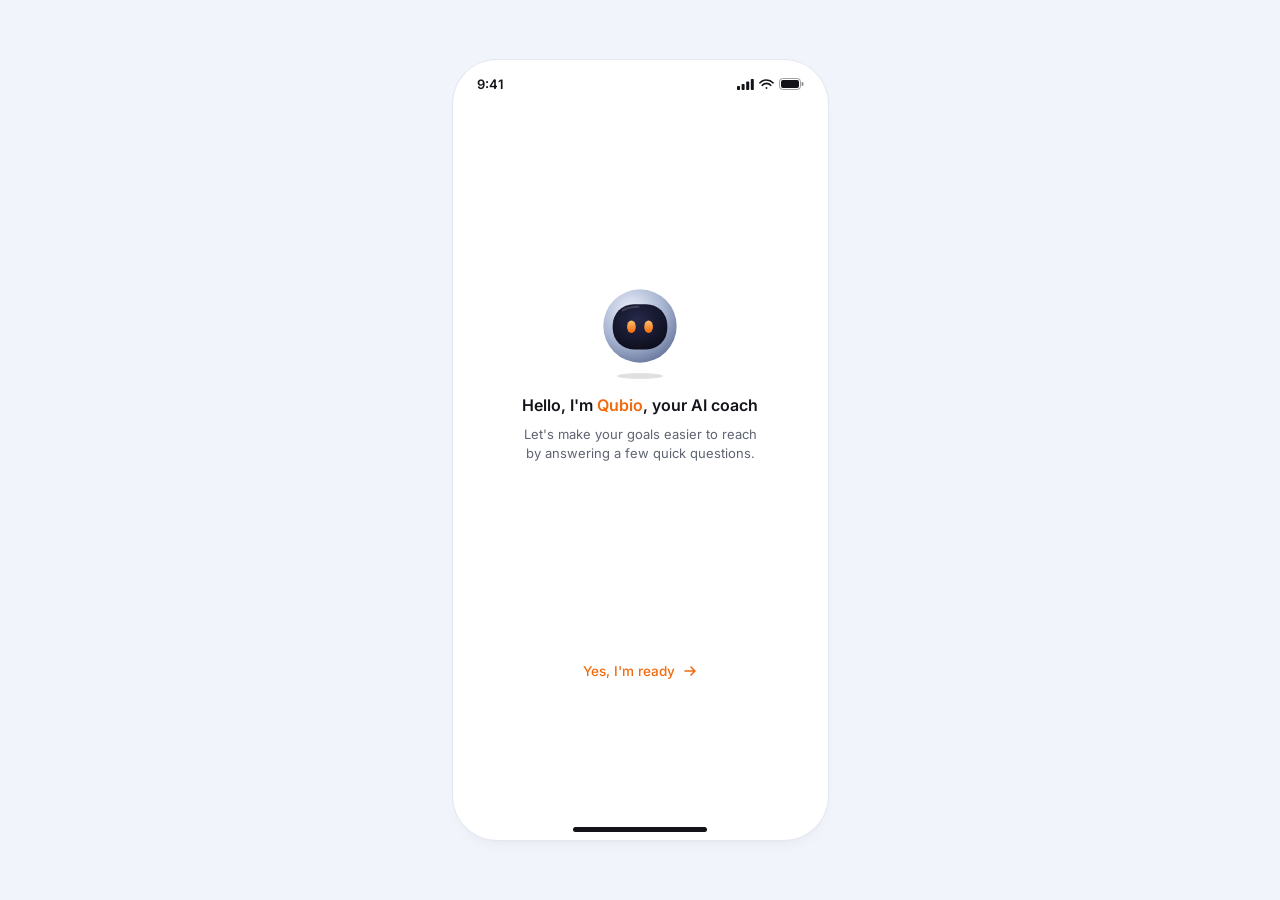
<file: qubio-chat.html>
<!doctype html><html><head><meta charset=utf8><meta name=viewport content="width=device-width,initial-scale=1,viewport-fit=cover"><style>:root{color-scheme:light;box-sizing:border-box;padding-top:env(safe-area-inset-top,0px);padding-bottom:env(safe-area-inset-bottom,0px)}html{scroll-padding-top:env(safe-area-inset-top,0px)}body{margin:0;padding:0;font:14px -apple-system,BlinkMacSystemFont,sans-serif;background:#faf9f5;color:#141413}img{max-width:100%}[hidden]:not([hidden=until-found i]){display:none!important}.controls { display: none !important; }
</style></head><body>
<title>Qubio Chat</title>
<link rel="preconnect" href="https://fonts.googleapis.com">
<link rel="preconnect" href="https://fonts.gstatic.com" crossorigin>
<link rel="stylesheet" href="https://fonts.googleapis.com/css2?family=Inter:wght@400;500;600;700&display=swap">
<style>
/* Layout: one phone prototype centered on a dark stage, screens swap in place (robot stays put, text and input change), controls underneath.
   Single committed look: white phone UI on a deep violet-black ground, matching the user's own screens. */
:root {
  color-scheme: light;
  --ground: #F1F4FB;
  --phone: #ffffff;
  --ink: #14131a;
  --muted: #5f6472;
  --orange: #f26a0d;
  --orange-soft: #ffeadb;
  --line: #dfe2e8;
  --off: #c6cad4;
  --stage-text: #5f6472;
  --stage-btn: #ffffff;
  --stage-btn-line: #dfe2e8;
  --font: "Inter", -apple-system, "SF Pro Text", "Segoe UI", Roboto, sans-serif;
}
html, body { height: 100%; overflow: hidden; }
body {
  background: var(--ground);
  color: var(--stage-text);
  font-family: var(--font);
  display: grid;
  place-items: center;
  padding-block: 14px;
  padding-inline: 14px;
  box-sizing: border-box;
}
.stage { display: flex; flex-direction: column; align-items: center; gap: 14px; width: 100%; min-width: 0; }

.phone-wrap { position: relative; flex: none; }
.phone {
  position: absolute; left: 0; top: 0;
  width: 375px; height: 780px;
  transform-origin: top left;
  background: var(--phone);
  color: var(--ink);
  overflow: hidden;
  border-radius: 44px;
  box-shadow: 0 0 0 1px #e3e7f0, 0 8px 20px -14px rgba(23,21,18,.16);
}

.status { position: absolute; top: 0; left: 0; right: 0; display: flex; justify-content: space-between; align-items: center; padding: 16px 24px 0; font-size: 13px; font-weight: 600; }
.status .icons { display: flex; gap: 5px; align-items: center; }
.status svg { display: block; }

.back { position: absolute; top: 50px; left: 14px; width: 34px; height: 34px; display: grid; place-items: center; border: 0; background: none; color: var(--ink); padding: 0; cursor: pointer; border-radius: 50%; transition: opacity .4s; }
.back[aria-hidden="true"] { opacity: 0; pointer-events: none; }

/* robot stays fixed across screens */
.robot { position: absolute; left: 50%; top: 35%; width: 78px; transform: translate(-50%, -50%); }
.robot .head { width: 78px; height: 78px; animation: float 3.4s ease-in-out infinite; }
.robot .shadow { width: 46px; height: 6px; margin: 8px auto 0; border-radius: 50%; background: #14131a; opacity: .13; animation: shadow 3.4s ease-in-out infinite; }
.robot svg { display: block; width: 100%; height: 100%; }
.eyes { transform-box: fill-box; transform-origin: center; transition: opacity .25s, transform .25s; animation: blink 4.2s infinite; }
.dots { opacity: 0; transition: opacity .25s; }
.dots circle { transform-box: fill-box; transform-origin: center; }
.thinking .eyes { opacity: 0; animation: none; transform: scaleY(.2); }
.thinking .dots { opacity: 1; }
.thinking .dots circle { animation: bounce 1s ease-in-out infinite; }
.thinking .dots circle:nth-child(2) { animation-delay: .15s; }
.thinking .dots circle:nth-child(3) { animation-delay: .3s; }

/* text blocks under the robot */
.copy { position: absolute; left: 0; right: 0; top: calc(35% + 62px); padding: 0 26px; text-align: center; transition: opacity .35s ease, transform .35s ease; }
.copy.out { opacity: 0; transform: translateY(8px); pointer-events: none; }
.copy h1 { margin: 0; font-size: 16px; font-weight: 600; line-height: 1.35; text-wrap: balance; }
.copy .sub { margin: 8px auto 0; font-size: 13px; line-height: 1.5; color: var(--muted); max-width: 270px; text-wrap: balance; }
.copy .lead { margin: 0 auto; font-size: 12px; line-height: 1.5; color: var(--muted); max-width: 300px; text-wrap: balance; }
.copy .ask { margin: 10px auto 0; font-size: 15.5px; font-weight: 600; line-height: 1.35; max-width: 300px; text-wrap: balance; }
.o { color: var(--orange); }

.ready { position: absolute; left: 50%; top: 76%; transform: translateX(-50%); border: 0; background: none; color: var(--orange); font: 500 13.5px var(--font); display: inline-flex; align-items: center; gap: 8px; padding: 10px 16px; border-radius: 99px; cursor: pointer; transition: opacity .35s, background .2s; white-space: nowrap; }
.ready::before { content: ""; position: absolute; inset: 0; border-radius: inherit; border: 1.5px solid var(--orange); opacity: 0; animation: ring 2s ease-out infinite; }
.ready:hover { background: var(--orange-soft); }
.ready.out { opacity: 0; pointer-events: none; }
.ready svg { animation: nudge 1.4s ease-in-out infinite; }

/* answer field */
.composer { position: absolute; left: 0; right: 0; bottom: 30px; padding: 0 16px; transition: opacity .4s, transform .4s; }
.composer.out { opacity: 0; transform: translateY(10px); pointer-events: none; }
.field { position: relative; display: flex; align-items: flex-end; gap: 8px; min-height: 48px; padding: 8px 8px 8px 14px; border: 1px solid var(--line); border-radius: 10px; box-sizing: border-box; font-size: 13px; line-height: 1.45; background: var(--phone); transition: border-color .25s, box-shadow .25s; }
.field.live { border-color: var(--orange); box-shadow: 0 0 0 3px var(--orange-soft); }
.field .t { flex: 1; min-width: 0; align-self: center; color: #8c90a0; overflow-wrap: anywhere; }
.field.live .t { color: var(--ink); }
.field .caret { display: inline-block; width: 1.5px; height: 15px; background: var(--orange); vertical-align: -3px; margin-left: 1px; animation: caret 1s steps(1) infinite; }
.send { width: 30px; height: 30px; flex: none; border: 0; border-radius: 50%; background: var(--off); display: grid; place-items: center; transition: background .25s, transform .15s; padding: 0; }
.send.on { background: var(--orange); }
.send.press { transform: scale(.8); }
.tap { position: absolute; width: 38px; height: 38px; margin: -19px 0 0 -19px; border-radius: 50%; background: rgba(20,19,26,.18); pointer-events: none; animation: tap .5s ease-out forwards; }

.home { position: absolute; bottom: 8px; left: 50%; width: 134px; height: 5px; margin-left: -67px; border-radius: 3px; background: var(--ink); }

.controls { display: flex; gap: 8px; align-items: center; flex-wrap: wrap; justify-content: center; }
.controls button { font: 600 12.5px var(--font); color: var(--stage-text); background: var(--stage-btn); border: 1px solid var(--stage-btn-line); border-radius: 99px; padding: 8px 16px; cursor: pointer; }
.controls button:hover { border-color: #b9bfd0; }
.controls .step { font-size: 12px; font-variant-numeric: tabular-nums; min-width: 72px; text-align: center; }
button:focus-visible { outline: 2px solid var(--orange); outline-offset: 2px; }

@keyframes float { 0%, 100% { transform: translateY(0); } 50% { transform: translateY(-5px); } }
@keyframes shadow { 0%, 100% { transform: scaleX(1); opacity: .13; } 50% { transform: scaleX(.85); opacity: .08; } }
@keyframes blink { 0%, 92%, 100% { transform: scaleY(1); } 95% { transform: scaleY(.1); } }
@keyframes bounce { 0%, 60%, 100% { transform: translateY(0); } 30% { transform: translateY(-5px); } }
@keyframes nudge { 0%, 100% { transform: translateX(0); } 50% { transform: translateX(3px); } }
@keyframes ring { 0% { opacity: .5; transform: scale(.9); } 100% { opacity: 0; transform: scale(1.25); } }
@keyframes caret { 50% { opacity: 0; } }
@keyframes tap { from { transform: scale(.4); opacity: 1; } to { transform: scale(1.3); opacity: 0; } }
@media (prefers-reduced-motion: reduce) {
  .robot .head, .robot .shadow, .ready svg, .ready::before, .eyes { animation: none; }
  .thinking .dots circle { animation-duration: 2s; }
}
</style>

<div class="stage">
  <div class="phone-wrap" id="phoneWrap"><div class="phone" id="phone" aria-label="Qubio onboarding prototype">
    <div class="status">
      <span>9:41</span>
      <span class="icons" aria-hidden="true">
        <svg width="17" height="11" viewBox="0 0 17 11" fill="#14131a"><rect x="0" y="7" width="3" height="4" rx=".8"/><rect x="4.6" y="5" width="3" height="6" rx=".8"/><rect x="9.2" y="2.5" width="3" height="8.5" rx=".8"/><rect x="13.8" y="0" width="3" height="11" rx=".8"/></svg>
        <svg width="15" height="11" viewBox="0 0 15 11" fill="none" stroke="#14131a" stroke-width="1.6" stroke-linecap="round"><path d="M1 3.8a9 9 0 0 1 13 0"/><path d="M3.3 6.3a5.6 5.6 0 0 1 8.4 0"/><circle cx="7.5" cy="9" r=".9" fill="#14131a" stroke="none"/></svg>
        <svg width="25" height="12" viewBox="0 0 25 12" fill="none"><rect x=".5" y=".5" width="21" height="11" rx="3.2" stroke="#14131a" opacity=".4"/><rect x="2" y="2" width="18" height="8" rx="2" fill="#14131a"/><rect x="22.6" y="4" width="1.8" height="4" rx=".9" fill="#14131a" opacity=".5"/></svg>
      </span>
    </div>

    <button class="back" id="back" type="button" aria-label="Back" aria-hidden="true" tabindex="-1">
      <svg width="18" height="18" viewBox="0 0 18 18" fill="none" stroke="currentColor" stroke-width="1.7" stroke-linecap="round" stroke-linejoin="round"><path d="M15 9H3M8 4 3 9l5 5"/></svg>
    </button>

    <div class="robot" id="robot" aria-hidden="true">
      <div class="head">
        <svg viewBox="0 0 100 100">
          <defs>
            <radialGradient id="rim" cx=".38" cy=".3" r=".8"><stop offset="0" stop-color="#eef2fb"/><stop offset=".55" stop-color="#a9b6d3"/><stop offset="1" stop-color="#5d6c93"/></radialGradient>
            <radialGradient id="face" cx=".45" cy=".35" r=".75"><stop offset="0" stop-color="#26294a"/><stop offset="1" stop-color="#0a0b18"/></radialGradient>
            <linearGradient id="glow" x1="0" y1="0" x2="0" y2="1"><stop offset="0" stop-color="#ffc06a"/><stop offset="1" stop-color="#f26a0d"/></linearGradient>
          </defs>
          <circle cx="50" cy="50" r="47" fill="url(#rim)"/>
          <rect x="15" y="22" width="70" height="58" rx="27" fill="url(#face)"/>
          <path d="M28 30c6-3.5 13-4.6 20-4.6" stroke="#ffffff" stroke-opacity=".16" stroke-width="2.6" stroke-linecap="round" fill="none"/>
          <g class="eyes">
            <ellipse cx="39" cy="51" rx="5.6" ry="8" fill="url(#glow)"/>
            <ellipse cx="61" cy="51" rx="5.6" ry="8" fill="url(#glow)"/>
          </g>
          <g class="dots">
            <circle cx="35" cy="54" r="5.4" fill="url(#glow)"/>
            <circle cx="50" cy="50" r="5.4" fill="url(#glow)"/>
            <circle cx="65" cy="54" r="5.4" fill="url(#glow)"/>
          </g>
        </svg>
      </div>
      <div class="shadow"></div>
    </div>

    <section class="copy" id="welcome">
      <h1>Hello, I'm <span class="o">Qubio</span>, your AI coach</h1>
      <p class="sub">Let's make your goals easier to reach by answering a few quick questions.</p>
    </section>

    <section class="copy out" id="question" aria-live="polite">
      <p class="lead" id="lead"></p>
      <p class="ask" id="ask"></p>
    </section>

    <button class="ready" id="ready" type="button">Yes, I'm ready
      <svg width="14" height="14" viewBox="0 0 14 14" fill="none" stroke="currentColor" stroke-width="1.6" stroke-linecap="round" stroke-linejoin="round"><path d="M2 7h10M8 3l4 4-4 4"/></svg>
    </button>

    <div class="composer out" id="composer">
      <div class="field" id="field">
        <span class="t" id="typed">Type your answers here...</span>
        <button class="send" id="send" type="button" aria-label="Send" tabindex="-1">
          <svg width="14" height="14" viewBox="0 0 14 14" fill="none" stroke="#fff" stroke-width="1.5" stroke-linejoin="round"><path d="M12.5 1.5 1.5 5.8l4 1.7 1.7 4z"/><path d="M5.5 7.5l7-6"/></svg>
        </button>
      </div>
    </div>

    <div class="home"></div>
  </div></div>

  <div class="controls">
    <button type="button" id="restart">Ulangi</button>
    <span class="step" id="step">Welcome</span>
    <button type="button" id="pause">Jeda</button>
  </div>
</div>

<script>
(function () {
  var PLACEHOLDER = "Type your answers here...";
  var STEPS = [
    { lead: 'Nice to meet you, <span class="o">Jaja</span>! A few details help us give better support.', ask: "Which city do you live in?", ans: "Jakarta" },
    { lead: "Nice! Just a few more details to guide you better.", ask: "How old are you?", ans: "27" },
    { lead: "Thanks for sharing! Now, let's dive in and shape a goal that works for you.", ask: "What's something you'd like to focus on or achieve?", ans: "I want to exercise regularly and lose 5 kg this year" },
    { lead: "Let's look deeper and make it clearer.", ask: "What challenges have you faced along the way?", ans: "I lose motivation after two weeks and my schedule keeps changing" },
    { lead: "Noted! Challenges help shape your journey.", ask: "What worked or didn't work for you?", ans: "Morning workouts worked, strict diets didn't" },
    { lead: "Good to know. Every detail counts.", ask: "What's your next step?", ans: "Three 20-minute morning walks this week" }
  ];

  var $ = function (id) { return document.getElementById(id); };
  var robot = $("robot"), welcome = $("welcome"), question = $("question"), lead = $("lead"), ask = $("ask"),
      ready = $("ready"), composer = $("composer"), field = $("field"), typed = $("typed"), send = $("send"),
      back = $("back"), stepLbl = $("step"), phone = $("phone");

  var token = 0, paused = false, CANCEL = {};
  function wait(ms) {
    var my = token, t = 0;
    return new Promise(function (resolve, reject) {
      (function tick() {
        if (my !== token) return reject(CANCEL);
        if (t >= ms) return resolve();
        setTimeout(function () { if (!paused) t += 30; tick(); }, 30);
      })();
    });
  }

  function setField(text, live) {
    if (live) {
      typed.innerHTML = "";
      typed.appendChild(document.createTextNode(text));
      var c = document.createElement("span"); c.className = "caret"; typed.appendChild(c);
    } else {
      typed.textContent = PLACEHOLDER;
    }
    field.classList.toggle("live", !!live);
    send.classList.toggle("on", !!(live && text));
  }

  function tapAt(el) {
    var p = phone.getBoundingClientRect(), r = el.getBoundingClientRect(), k = p.width / phone.offsetWidth;
    var d = document.createElement("span"); d.className = "tap";
    d.style.left = ((r.left - p.left + r.width / 2) / k) + "px";
    d.style.top = ((r.top - p.top + r.height / 2) / k) + "px";
    phone.appendChild(d);
    setTimeout(function () { d.remove(); }, 600);
  }

  function showQuestion(i) {
    lead.innerHTML = STEPS[i].lead;
    ask.textContent = STEPS[i].ask;
    question.classList.remove("out");
    stepLbl.textContent = "Q " + (i + 1) + " / " + STEPS.length;
  }

  function toWelcome() {
    token++;
    paused = false; $("pause").textContent = "Jeda";
    robot.classList.remove("thinking");
    welcome.classList.remove("out");
    question.classList.add("out");
    ready.classList.remove("out");
    composer.classList.add("out");
    back.setAttribute("aria-hidden", "true"); back.tabIndex = -1;
    setField("", false);
    stepLbl.textContent = "Welcome";
  }

  async function think(ms) {
    robot.classList.add("thinking");
    await wait(ms);
    robot.classList.remove("thinking");
  }

  async function typeAnswer(text) {
    tapAt(field);
    await wait(250);
    setField("", true);
    await wait(350);
    for (var i = 1; i <= text.length; i++) {
      setField(text.slice(0, i), true);
      await wait(text.length > 20 ? 38 : 85);
    }
    await wait(550);
    tapAt(send);
    send.classList.add("press");
    await wait(160);
    send.classList.remove("press");
  }

  async function run() {
    token++;
    try {
      // welcome screen, then the demo taps "Yes, I'm ready" by itself
      await wait(2200);
      tapAt(ready);
      ready.style.background = "var(--orange-soft)";
      await wait(350);
      ready.style.background = "";
      welcome.classList.add("out");
      ready.classList.add("out");
      await wait(300);
      back.setAttribute("aria-hidden", "false"); back.tabIndex = 0;
      composer.classList.remove("out");
      stepLbl.textContent = "Loading";
      await think(1300);

      for (var i = 0; i < STEPS.length; i++) {
        showQuestion(i);
        await wait(1400);
        await typeAnswer(STEPS[i].ans);
        // send: question fades, field clears, robot loads
        question.classList.add("out");
        setField("", false);
        await wait(250);
        if (i < STEPS.length - 1) {
          stepLbl.textContent = "Loading";
          await think(1500);
        }
      }
      // end: robot keeps loading after the last answer, as if preparing the result
      robot.classList.add("thinking");
      stepLbl.textContent = "Selesai";
      await wait(2500);
      start();
    } catch (e) { if (e !== CANCEL) throw e; }
  }

  function start() { toWelcome(); run(); }

  back.addEventListener("click", start);
  $("restart").addEventListener("click", start);
  start();
  $("pause").addEventListener("click", function () {
    paused = !paused; this.textContent = paused ? "Lanjut" : "Jeda";
  });
})();
(function () {
  var wrap = document.getElementById("phoneWrap"), ph = document.getElementById("phone"),
      ctr = document.querySelector(".controls"), stage = document.querySelector(".stage");
  function fit() {
    var cs = getComputedStyle(document.body);
    var padX = parseFloat(cs.paddingLeft) * 2, padY = parseFloat(cs.paddingTop) * 2;
    var availH = window.innerHeight - padY;
    var availW = window.innerWidth - padX;
    var k = Math.min(availH / 780, availW / 375, 1);
    if (k < 0.2) k = 0.2;
    ph.style.transform = "scale(" + k + ")";
    wrap.style.width = (375 * k) + "px";
    wrap.style.height = (780 * k) + "px";
  }
  window.addEventListener("resize", fit);
  fit();
})();
</script>

</body></html>
</file>
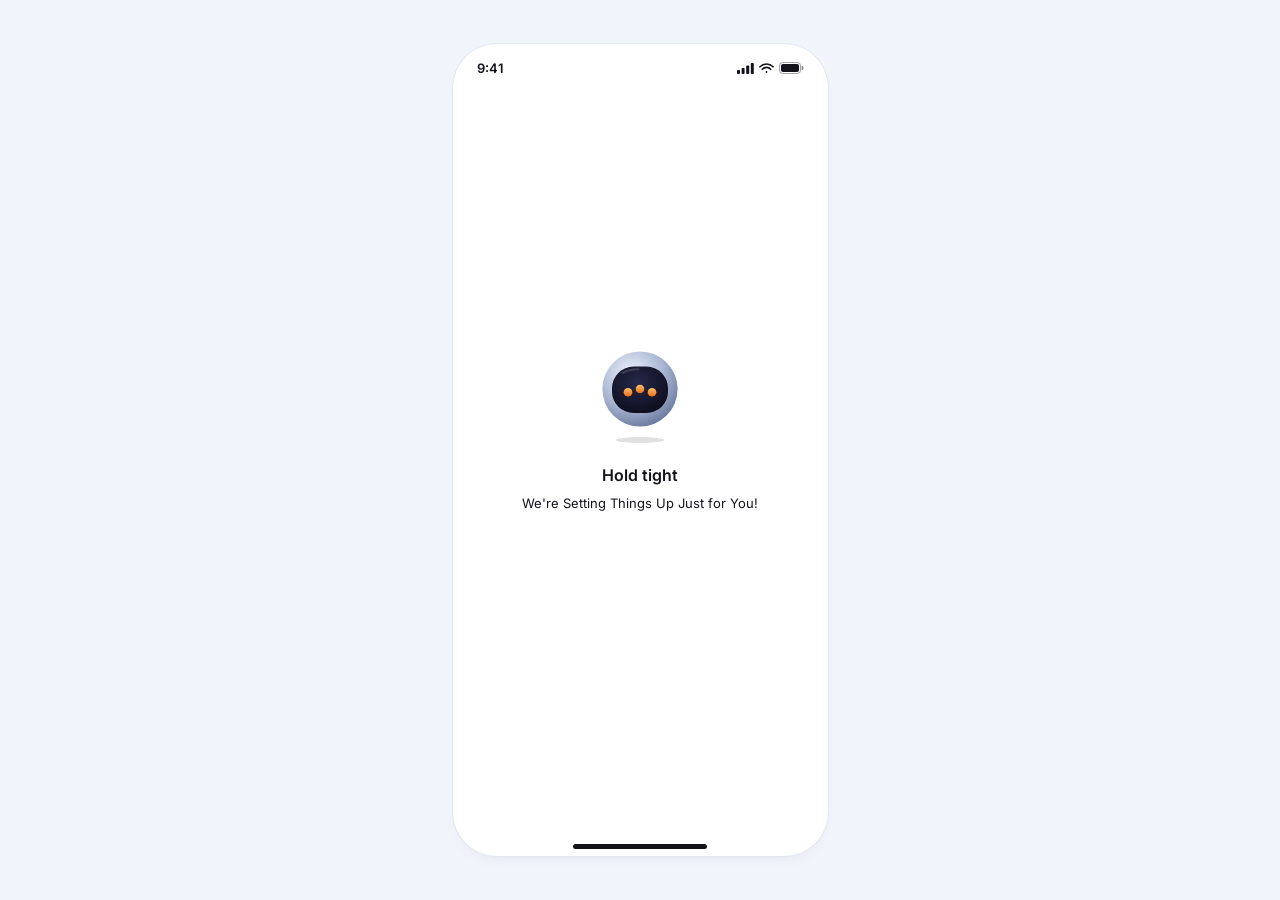
<file: qubio-dashboard-tour.html>
<!doctype html><html><head><meta charset=utf8><meta name=viewport content="width=device-width,initial-scale=1,viewport-fit=cover"><style>:root{color-scheme:light;box-sizing:border-box;padding-top:env(safe-area-inset-top,0px);padding-bottom:env(safe-area-inset-bottom,0px)}html{scroll-padding-top:env(safe-area-inset-top,0px)}body{margin:0;padding:0;font:14px -apple-system,BlinkMacSystemFont,sans-serif;background:#faf9f5;color:#141413}img{max-width:100%}[hidden]:not([hidden=until-found i]){display:none!important}.controls { display: none !important; }
</style></head><body>
<title>Qubio Dashboard Tour</title>
<link rel="preconnect" href="https://fonts.googleapis.com">
<link rel="preconnect" href="https://fonts.gstatic.com" crossorigin>
<link rel="stylesheet" href="https://fonts.googleapis.com/css2?family=Inter:wght@400;500;600;700&display=swap">
<style>
/* Layout: one phone prototype on a dark stage. Screens: loading -> dashboard -> tour step 1 -> tour step 2 -> checklist, autoplayed.
   Single committed look matching the user's screens: white phone UI, near-black primary buttons, orange accent. */
:root {
  color-scheme: light;
  --ground: #F1F4FB;
  --phone: #ffffff;
  --ink: #14131a;
  --muted: #5f6472;
  --faint: #9aa0ad;
  --orange: #f26a0d;
  --orange-soft: #ffeadb;
  --line: #e3e5ea;
  --soft: #f3f4f7;
  --primary: #111827;
  --stage-text: #5f6472;
  --stage-btn: #ffffff;
  --stage-btn-line: #dfe2e8;
  --font: "Inter", -apple-system, "SF Pro Text", "Segoe UI", Roboto, sans-serif;
}
html, body { height: 100%; overflow: hidden; }
body { background: var(--ground); color: var(--stage-text); font-family: var(--font); display: grid; place-items: center; padding-block: 14px; padding-inline: 14px; box-sizing: border-box; }
.stage { display: flex; flex-direction: column; align-items: center; gap: 14px; width: 100%; min-width: 0; }
.phone-wrap { position: relative; flex: none; }
.phone { position: absolute; left: 0; top: 0; width: 375px; height: 812px; transform-origin: top left; background: var(--phone); color: var(--ink); overflow: hidden; border-radius: 44px; box-shadow: 0 0 0 1px #e3e7f0, 0 8px 20px -14px rgba(23,21,18,.16); }
.status { position: absolute; z-index: 30; top: 0; left: 0; right: 0; display: flex; justify-content: space-between; align-items: center; padding: 16px 24px 0; font-size: 13px; font-weight: 600; pointer-events: none; }
.status .icons { display: flex; gap: 5px; align-items: center; }
.status svg { display: block; }
.home { position: absolute; z-index: 31; bottom: 7px; left: 50%; width: 134px; height: 5px; margin-left: -67px; border-radius: 3px; background: var(--ink); }

.screen { position: absolute; inset: 0; transition: opacity .5s ease, transform .5s cubic-bezier(.3,.7,.2,1); }
.screen.out { opacity: 0; pointer-events: none; }
#checklist.out { opacity: 1; transform: translateX(100%); }
#dash.behind { transform: translateX(-25%); }

/* robot */
.robot svg { display: block; width: 100%; height: 100%; }
.robot .head { animation: float 3.4s ease-in-out infinite; }
.robot .shadow { height: 6px; margin: 8px auto 0; border-radius: 50%; background: #14131a; opacity: .13; animation: shadow 3.4s ease-in-out infinite; }
.eyes { transform-box: fill-box; transform-origin: center; animation: blink 4.2s infinite; }
.dots { opacity: 0; }
.robot.thinking .eyes { opacity: 0; animation: none; }
.robot.thinking .dots { opacity: 1; }
.robot.thinking .dots circle { transform-box: fill-box; transform-origin: center; animation: bounce 1s ease-in-out infinite; }
.robot.thinking .dots circle:nth-child(2) { animation-delay: .15s; }
.robot.thinking .dots circle:nth-child(3) { animation-delay: .3s; }
.robot.flat .head, .robot.flat .shadow { animation: none; }

/* 1. loading */
#loading { display: flex; flex-direction: column; align-items: center; justify-content: center; text-align: center; padding: 0 24px 40px; }
#loading .robot { width: 80px; }
#loading .robot .shadow { width: 48px; }
#loading h1 { margin: 22px 0 0; font-size: 16px; font-weight: 600; }
#loading p { margin: 10px 0 0; font-size: 13px; color: var(--ink); }

/* 2. dashboard */
.dash-scroll { position: absolute; inset: 0 0 64px; overflow: hidden; padding-top: 44px; }
.dh { display: flex; align-items: center; justify-content: space-between; padding: 14px 16px 0; }
.dh h1 { margin: 0; font-size: 22px; font-weight: 700; letter-spacing: -.01em; }
.dh .acts { display: flex; gap: 18px; align-items: center; }
.bell { position: relative; }
.bell::after { content: ""; position: absolute; top: 0; right: 0; width: 6px; height: 6px; border-radius: 50%; background: var(--orange); }
.chip { display: inline-flex; align-items: center; gap: 6px; margin: 10px 16px 0; padding: 5px 10px; border-radius: 6px; background: var(--soft); font-size: 11px; font-weight: 500; }
.tabs { display: flex; gap: 8px; padding: 18px 16px 14px; overflow: hidden; white-space: nowrap; border-bottom: 1px solid var(--line); }
.tab { display: inline-flex; align-items: center; gap: 6px; padding: 6px 12px; border-radius: 99px; border: 1px solid var(--line); font-size: 11px; color: var(--ink); flex: none; }
.tab.on { border-color: var(--orange); color: var(--orange); background: #fff8f3; }
.sec { padding: 16px; }
.sec + .sec { border-top: 6px solid var(--soft); }
.sec-top { display: flex; justify-content: space-between; align-items: flex-start; gap: 10px; }
.sec h2 { margin: 0; font-size: 15px; font-weight: 600; }
.sec .sub { margin: 4px 0 0; font-size: 12px; color: var(--muted); }
.pill { display: inline-flex; align-items: center; gap: 6px; padding: 7px 14px; border-radius: 99px; background: var(--primary); color: #fff; font-size: 11.5px; font-weight: 600; flex: none; }
.cards { display: grid; grid-template-columns: repeat(3, minmax(0, 1fr)); gap: 8px; margin-top: 12px; }
.mini { border: 1px solid var(--line); border-radius: 10px; padding: 12px 10px; min-width: 0; }
.mini .ico { width: 24px; height: 24px; border-radius: 6px; background: var(--soft); display: grid; place-items: center; }
.mini b { display: block; margin-top: 10px; font-size: 12px; font-weight: 500; line-height: 1.35; }
.mini span { display: block; margin-top: 10px; font-size: 11px; color: var(--muted); }
.mini span strong { color: var(--ink); font-weight: 600; font-size: 12px; margin-right: 4px; }
.link { margin-top: 12px; color: var(--orange); font-size: 12.5px; font-weight: 600; }
.illus { display: block; margin: 10px auto 0; width: 92px; height: 86px; }
.help { position: relative; }
.help .sub { padding-right: 40px; }
.ask { display: flex; align-items: center; gap: 8px; margin-top: 12px; padding: 8px 8px 8px 10px; border: 1px solid var(--line); border-radius: 12px; font-size: 13px; color: var(--muted); }
.ask .av { width: 24px; height: 24px; }
.ask .grow { flex: 1; }
.ask .sendb { width: 26px; height: 26px; border-radius: 50%; background: #cfd3dc; display: grid; place-items: center; }
.help .floater { position: absolute; right: 12px; top: -6px; width: 58px; }
.help .floater .shadow { display: none; }
.status { transition: opacity .45s; }
.phone.touring .status { opacity: .45; }
.nav { position: absolute; left: 0; right: 0; bottom: 0; height: 64px; padding-bottom: 8px; box-sizing: border-box; border-top: 1px solid var(--line); background: var(--phone); display: grid; grid-template-columns: repeat(5, 1fr); align-items: center; }
.nav div { display: flex; flex-direction: column; align-items: center; gap: 4px; font-size: 9.5px; color: var(--faint); }
.nav div.on { color: var(--ink); font-weight: 600; }

/* tour overlay */
.dim { position: absolute; inset: 0; z-index: 20; background: rgba(20,19,26,.55); opacity: 0; transition: opacity .45s; pointer-events: none; }
.dim.on { opacity: 1; }
.tour { position: absolute; inset: 0; z-index: 21; pointer-events: none; }
.tour .avatar { position: absolute; width: 40px; height: 40px; border-radius: 50%; box-shadow: 0 0 0 3px rgba(255,255,255,.9); transform: scale(0); transition: transform .4s cubic-bezier(.2,.9,.3,1.4); }
.tour.on .avatar { transform: scale(1); }
.bubble { position: absolute; background: var(--phone); border-radius: 6px; padding: 12px 14px; font-size: 12px; font-weight: 600; text-align: center; box-shadow: 0 6px 20px rgba(0,0,0,.18); opacity: 0; transform: translateX(-8px); transition: opacity .35s .15s, transform .35s .15s; }
.tour.on .bubble { opacity: 1; transform: none; }
.tip { position: absolute; left: 24px; right: 34px; background: var(--phone); border-radius: 4px; padding: 16px 14px 14px; box-shadow: 0 10px 30px rgba(0,0,0,.25); opacity: 0; transform: translateY(14px); transition: opacity .4s .3s, transform .4s .3s; }
.tour.on .tip { opacity: 1; transform: none; }
.tip h3 { margin: 0; font-size: 14px; font-weight: 600; }
.tip p { margin: 8px 0 0; font-size: 12px; line-height: 1.5; color: #2a2c35; }
.tip .row { display: flex; justify-content: flex-end; margin-top: 14px; }
.btn { border: 0; border-radius: 4px; background: var(--primary); color: #fff; font: 600 12.5px var(--font); padding: 10px 0; width: 120px; transition: transform .15s, opacity .15s; }
.btn.press { transform: scale(.94); opacity: .85; }
.swap { transition: opacity .2s; }
.swap.fade { opacity: 0; }

/* 5. checklist */
#checklist { background: var(--phone); z-index: 25; }
.ch-head { position: absolute; top: 44px; left: 0; right: 0; display: flex; align-items: center; gap: 12px; padding: 14px 16px; }
.ch-head b { flex: 1; font-size: 14px; font-weight: 600; }
.ch-head .close { color: #e0321f; font-size: 12.5px; font-weight: 600; }
.ch-body { position: absolute; z-index: 0; top: 96px; left: 0; right: 0; bottom: 74px; background: #eeeef0; padding: 26px 18px 30px; }
.paper { position: relative; height: 100%; background: var(--phone); border: 1px solid #f7dcc0; border-radius: 18px; padding: 26px 18px 0; box-sizing: border-box; }
.paper::before, .paper::after { content: ""; position: absolute; z-index: -1; border-radius: 0 0 16px 16px; background: #e4e4e7; }
.paper::before { left: 12px; right: 12px; bottom: -9px; height: 30px; background: #f6f6f8; box-shadow: 0 1px 2px rgba(0,0,0,.06); }
.paper::after { left: 26px; right: 26px; bottom: -17px; height: 30px; background: #e3e3e7; }
.ring { position: absolute; top: -17px; width: 14px; height: 34px; }
.ring.l { left: 15px; } .ring.r { right: 15px; }
.paper .robot { width: 84px; margin: 0 auto; }
.paper .robot .shadow { width: 50px; }
.paper .hint { margin: 18px 0 0; font-size: 11.5px; color: #66708a; }
.paper h2 { margin: 6px 0 0; font-size: 15.5px; font-weight: 700; }
.answer { margin-top: 20px; padding: 6px 4px 10px; border-bottom: 1px solid var(--line); font-size: 13.5px; line-height: 1.5; min-height: 40px; color: var(--faint); transition: border-color .25s; }
.answer.live { border-bottom-color: var(--orange); color: var(--ink); }
.caret { display: inline-block; width: 1.5px; height: 14px; background: var(--orange); vertical-align: -2px; margin-left: 1px; animation: caret 1s steps(1) infinite; }
.ch-foot { position: absolute; left: 0; right: 0; bottom: 0; height: 74px; padding: 12px 12px 20px; box-sizing: border-box; display: flex; align-items: center; justify-content: space-between; gap: 12px; background: var(--phone); }
.ch-foot small { display: block; font-size: 10.5px; }
.ch-foot .bar { margin-top: 8px; width: 112px; height: 5px; border-radius: 3px; background: var(--line); overflow: hidden; }
.ch-foot .bar i { display: block; height: 100%; width: 0; background: var(--orange); transition: width .5s; }
.gen { width: 98px; height: 34px; border: 0; border-radius: 5px; background: var(--primary); color: #fff; font: 600 12.5px var(--font); display: grid; place-items: center; transition: transform .15s, opacity .25s; }
.gen.idle { opacity: .35; }
.gen.press { transform: scale(.94); }
.gen .sp { display: none; width: 14px; height: 14px; border-radius: 50%; border: 2px solid #fff; border-right-color: transparent; animation: spin .8s linear infinite; }
.gen.busy .sp { display: block; }
.gen.busy .lbl { display: none; }

.tap { position: absolute; z-index: 40; width: 38px; height: 38px; margin: -19px 0 0 -19px; border-radius: 50%; background: rgba(20,19,26,.22); pointer-events: none; animation: tap .5s ease-out forwards; }

.controls { display: flex; gap: 8px; align-items: center; flex-wrap: wrap; justify-content: center; }
.controls button { font: 600 12.5px var(--font); color: var(--stage-text); background: var(--stage-btn); border: 1px solid var(--stage-btn-line); border-radius: 99px; padding: 8px 16px; cursor: pointer; }
.controls button:hover { border-color: #b9bfd0; }
.controls .step { font-size: 12px; min-width: 96px; text-align: center; }
button:focus-visible { outline: 2px solid var(--orange); outline-offset: 2px; }

@keyframes float { 0%, 100% { transform: translateY(0); } 50% { transform: translateY(-5px); } }
@keyframes shadow { 0%, 100% { transform: scaleX(1); opacity: .13; } 50% { transform: scaleX(.85); opacity: .08; } }
@keyframes blink { 0%, 92%, 100% { transform: scaleY(1); } 95% { transform: scaleY(.1); } }
@keyframes bounce { 0%, 60%, 100% { transform: translateY(0); } 30% { transform: translateY(-5px); } }
@keyframes spin { to { transform: rotate(360deg); } }
@keyframes caret { 50% { opacity: 0; } }
@keyframes tap { from { transform: scale(.4); opacity: 1; } to { transform: scale(1.3); opacity: 0; } }
@media (prefers-reduced-motion: reduce) { .robot .head, .robot .shadow, .eyes { animation: none; } }
</style>

<template id="robotTpl">
  <div class="head">
    <svg viewBox="0 0 100 100" aria-hidden="true">
      <defs>
        <radialGradient id="rimG" cx=".38" cy=".3" r=".8"><stop offset="0" stop-color="#eef2fb"/><stop offset=".55" stop-color="#a9b6d3"/><stop offset="1" stop-color="#5d6c93"/></radialGradient>
        <radialGradient id="faceG" cx=".45" cy=".35" r=".75"><stop offset="0" stop-color="#26294a"/><stop offset="1" stop-color="#0a0b18"/></radialGradient>
        <linearGradient id="glowG" x1="0" y1="0" x2="0" y2="1"><stop offset="0" stop-color="#ffc06a"/><stop offset="1" stop-color="#f26a0d"/></linearGradient>
      </defs>
      <circle cx="50" cy="50" r="47" fill="url(#rimG)"/>
      <rect x="15" y="22" width="70" height="58" rx="27" fill="url(#faceG)"/>
      <path d="M28 30c6-3.5 13-4.6 20-4.6" stroke="#ffffff" stroke-opacity=".16" stroke-width="2.6" stroke-linecap="round" fill="none"/>
      <g class="eyes"><ellipse cx="39" cy="51" rx="5.6" ry="8" fill="url(#glowG)"/><ellipse cx="61" cy="51" rx="5.6" ry="8" fill="url(#glowG)"/></g>
      <g class="dots"><circle cx="35" cy="54" r="5.4" fill="url(#glowG)"/><circle cx="50" cy="50" r="5.4" fill="url(#glowG)"/><circle cx="65" cy="54" r="5.4" fill="url(#glowG)"/></g>
    </svg>
  </div>
  <div class="shadow"></div>
</template>

<div class="stage">
  <div class="phone-wrap" id="phoneWrap"><div class="phone" id="phone" aria-label="Qubio dashboard tour prototype">
    <div class="status">
      <span>9:41</span>
      <span class="icons" aria-hidden="true">
        <svg width="17" height="11" viewBox="0 0 17 11" fill="#14131a"><rect x="0" y="7" width="3" height="4" rx=".8"/><rect x="4.6" y="5" width="3" height="6" rx=".8"/><rect x="9.2" y="2.5" width="3" height="8.5" rx=".8"/><rect x="13.8" y="0" width="3" height="11" rx=".8"/></svg>
        <svg width="15" height="11" viewBox="0 0 15 11" fill="none" stroke="#14131a" stroke-width="1.6" stroke-linecap="round"><path d="M1 3.8a9 9 0 0 1 13 0"/><path d="M3.3 6.3a5.6 5.6 0 0 1 8.4 0"/><circle cx="7.5" cy="9" r=".9" fill="#14131a" stroke="none"/></svg>
        <svg width="25" height="12" viewBox="0 0 25 12" fill="none"><rect x=".5" y=".5" width="21" height="11" rx="3.2" stroke="#14131a" opacity=".4"/><rect x="2" y="2" width="18" height="8" rx="2" fill="#14131a"/><rect x="22.6" y="4" width="1.8" height="4" rx=".9" fill="#14131a" opacity=".5"/></svg>
      </span>
    </div>

    <!-- 1. Loading -->
    <section class="screen" id="loading">
      <div class="robot thinking" data-robot></div>
      <h1>Hold tight</h1>
      <p>We're Setting Things Up Just for You!</p>
    </section>

    <!-- 2. Dashboard -->
    <section class="screen out" id="dash">
      <div class="dash-scroll">
        <div class="dh">
          <h1>Dashboard</h1>
          <div class="acts">
            <svg width="20" height="20" viewBox="0 0 20 20" fill="none" stroke="#14131a" stroke-width="1.7" stroke-linecap="round"><circle cx="9" cy="9" r="6"/><path d="M13.5 13.5 17 17"/></svg>
            <span class="bell"><svg width="20" height="20" viewBox="0 0 20 20" fill="none" stroke="#14131a" stroke-width="1.6" stroke-linejoin="round"><path d="M5 14V9a5 5 0 0 1 10 0v5l1.5 1.5h-13z"/><path d="M8.2 17.5a2 2 0 0 0 3.6 0" stroke-linecap="round"/></svg></span>
          </div>
        </div>
        <span class="chip">Goal-focused <svg width="12" height="12" viewBox="0 0 12 12" fill="none" stroke="#14131a" stroke-width="1.5" stroke-linecap="round" stroke-linejoin="round"><path d="m3 4.5 3 3 3-3"/></svg></span>
        <div class="tabs">
          <span class="tab on"><svg width="13" height="13" viewBox="0 0 18 18"><circle cx="9" cy="9" r="8" fill="#f26a0d"/><path d="M11.8 6.2 10 10 6.2 11.8 8 8z" fill="#fff"/></svg>Overview</span>
          <span class="tab"><svg width="13" height="13" viewBox="0 0 14 14" fill="#14131a"><rect x="1" y="6" width="3" height="7" rx=".6"/><rect x="5.5" y="2" width="3" height="11" rx=".6"/><rect x="10" y="4" width="3" height="9" rx=".6"/></svg>Stats</span>
          <span class="tab"><svg width="13" height="13" viewBox="0 0 14 14" fill="none" stroke="#14131a" stroke-width="1.4"><rect x="2" y="1.5" width="10" height="11" rx="1.5"/><path d="M4.5 5h5M4.5 7.5h3"/></svg>Recommendation</span>
        </div>

        <div class="sec">
          <div class="sec-top">
            <div><h2>Overview</h2><p class="sub">All incomplete goals you create.</p></div>
            <span class="pill"><svg width="11" height="11" viewBox="0 0 12 12" stroke="#fff" stroke-width="1.6" stroke-linecap="round"><path d="M6 1.5v9M1.5 6h9"/></svg>Goal</span>
          </div>
          <div class="cards">
            <div class="mini" id="nearCard"><div class="ico"><svg width="13" height="13" viewBox="0 0 14 14" fill="none" stroke="#14131a" stroke-width="1.4"><rect x="1.5" y="2.5" width="11" height="10" rx="1.5"/><path d="M1.5 6h11M4.5 1v3M9.5 1v3" stroke-linecap="round"/></svg></div><b>Near due date</b><span><strong>0</strong>Goals</span></div>
            <div class="mini"><div class="ico"><svg width="13" height="13" viewBox="0 0 14 14" fill="none" stroke="#14131a" stroke-width="1.4" stroke-linecap="round"><circle cx="7" cy="7" r="5.5"/><path d="M7 4v3l2 1.4"/></svg></div><b>Past due date</b><span><strong>0</strong>Goals</span></div>
            <div class="mini"><div class="ico"><svg width="13" height="13" viewBox="0 0 14 14" fill="none" stroke="#14131a" stroke-width="1.4"><rect x="1.5" y="2.5" width="9" height="9" rx="1.5"/><path d="M1.5 5.5h9M4 1v3M8 1v3" stroke-linecap="round"/><circle cx="10.5" cy="10.5" r="2.6" fill="#fff"/><path d="M10.5 9.3v1.3l.9.6" stroke-linecap="round"/></svg></div><b>Rarely open</b><span><strong>0</strong>Goals</span></div>
          </div>
        </div>

        <div class="sec">
          <h2>Ready to be productive?</h2>
          <p class="sub" style="color:var(--orange);opacity:.85">Let's create goal and make progress!</p>
          <div class="link">Create Goal</div>
          <svg class="illus" viewBox="0 0 92 86" fill="none" stroke="#8d97ad" stroke-width="1.3" stroke-linecap="round" stroke-linejoin="round" aria-hidden="true">
            <rect x="18" y="4" width="13" height="15" rx="1.5" fill="#eef1f7"/><path d="M21 9h7M21 12.5h5"/>
            <rect x="62" y="6" width="12" height="14" rx="1.5" fill="#eef1f7"/><path d="M65 10l6 6M71 10l-6 6"/>
            <rect x="8" y="26" width="11" height="13" rx="1.5" fill="#eef1f7"/><path d="M10.5 31h6M10.5 34h4"/>
            <rect x="70" y="30" width="12" height="14" rx="1.5" fill="#eef1f7"/><path d="M73 35h6M73 38h4"/>
            <circle cx="46" cy="30" r="7" fill="#fff"/><path d="M41 28c2-4 8-5 11 0" fill="#8d97ad"/>
            <path d="M37 52c0-9 4-14 9-14s9 5 9 14" fill="#eef1f7"/>
            <rect x="48" y="46" width="14" height="10" rx="1" transform="rotate(-18 55 51)" fill="#fff"/>
            <path d="M40 54c-6 4-11 12-10 22M52 56c4 6 9 12 14 14M30 76l8 2M60 68l6 4"/>
            <path d="M24 58c4-2 8-1 10 2"/><circle cx="20" cy="66" r="9"/>
          </svg>
        </div>

        <div class="sec help">
          <h2>Need help?</h2>
          <p class="sub">Qubio is here to guide you every step of the way.</p>
          <div class="ask"><div class="av robot flat" data-robot></div><span class="grow">Ask anything</span><span class="sendb"><svg width="12" height="12" viewBox="0 0 14 14" fill="none" stroke="#fff" stroke-width="1.5" stroke-linejoin="round"><path d="M12.5 1.5 1.5 5.8l4 1.7 1.7 4z"/><path d="M5.5 7.5l7-6"/></svg></span></div>
          <div class="floater robot" data-robot></div>
        </div>
      </div>

      <nav class="nav">
        <div class="on"><svg width="18" height="18" viewBox="0 0 14 14" fill="#14131a"><rect x="1" y="6" width="3" height="7" rx=".6"/><rect x="5.5" y="2" width="3" height="11" rx=".6"/><rect x="10" y="4" width="3" height="9" rx=".6"/></svg>Dashboard</div>
        <div><svg width="18" height="18" viewBox="0 0 18 18" fill="none" stroke="currentColor" stroke-width="1.4"><circle cx="9" cy="9" r="7"/><circle cx="9" cy="9" r="4"/><circle cx="9" cy="9" r="1.2" fill="currentColor"/></svg>Goals</div>
        <div><svg width="18" height="18" viewBox="0 0 18 18" fill="none" stroke="currentColor" stroke-width="1.4" stroke-linecap="round" stroke-linejoin="round"><rect x="2.5" y="2.5" width="13" height="13" rx="2"/><path d="m6 9 2 2 4-4"/></svg>To-Do</div>
        <div><svg width="18" height="18" viewBox="0 0 18 18" fill="none" stroke="currentColor" stroke-width="1.4" stroke-linecap="round"><path d="M4 2h7l3 3v11H4z"/><path d="M7 9h4M7 12h4"/></svg>Notes</div>
        <div><svg width="18" height="18" viewBox="0 0 18 18" fill="none" stroke="currentColor" stroke-width="1.4"><rect x="2.5" y="2.5" width="5" height="5" rx="1"/><rect x="10.5" y="2.5" width="5" height="5" rx="1"/><rect x="2.5" y="10.5" width="5" height="5" rx="1"/><rect x="10.5" y="10.5" width="5" height="5" rx="1"/></svg>More</div>
      </nav>

      <div class="dim" id="dim"></div>
      <div class="tour" id="tour">
        <div class="avatar robot flat" id="tAvatar" data-robot></div>
        <div class="bubble swap" id="tBubble">Hi Jaja, welcome to Qubiq</div>
        <div class="tip" id="tTip">
          <div class="swap" id="tBody">
            <h3 id="tTitle">I'm ready to guide you</h3>
            <p id="tText">We'll define your goal first, then make it easier to achieve.</p>
          </div>
          <div class="row"><button class="btn" id="tBtn" type="button" tabindex="-1">Next</button></div>
        </div>
      </div>
    </section>

    <!-- 5. Checklist -->
    <section class="screen out" id="checklist">
      <div class="ch-head">
        <svg width="18" height="18" viewBox="0 0 18 18" fill="none" stroke="#14131a" stroke-width="1.7" stroke-linecap="round" stroke-linejoin="round"><path d="M15 9H3M8 4 3 9l5 5"/></svg>
        <b>Checklist</b><span class="close">Close</span>
      </div>
      <div class="ch-body">
        <div class="paper">
          <svg class="ring l" viewBox="0 0 14 34" aria-hidden="true"><circle cx="7" cy="7" r="6.4" fill="#57483a"/><circle cx="7" cy="27" r="6.4" fill="#57483a"/><rect x="5" y="7" width="4" height="20" rx="2" fill="#f6c27e"/></svg>
          <svg class="ring r" viewBox="0 0 14 34" aria-hidden="true"><circle cx="7" cy="7" r="6.4" fill="#57483a"/><circle cx="7" cy="27" r="6.4" fill="#57483a"/><rect x="5" y="7" width="4" height="20" rx="2" fill="#f6c27e"/></svg>
          <div class="robot" data-robot></div>
          <p class="hint">It's time to drop your answer</p>
          <h2>Checklist apa yang mau kamu buat?</h2>
          <div class="answer" id="answer">Type your answer here...</div>
        </div>
      </div>
      <div class="ch-foot">
        <div><small>1 out of 1 questions</small><div class="bar"><i id="qbar"></i></div></div>
        <button class="gen idle" id="gen" type="button" tabindex="-1"><span class="lbl">Generate</span><span class="sp"></span></button>
      </div>
    </section>

    <div class="home"></div>
  </div></div>

  <div class="controls">
    <button type="button" id="restart">Ulangi</button>
    <span class="step" id="lbl">Loading</span>
    <button type="button" id="pause">Jeda</button>
  </div>
</div>

<script>
(function () {
  var $ = function (id) { return document.getElementById(id); };
  var tpl = $("robotTpl");
  document.querySelectorAll("[data-robot]").forEach(function (host, n) {
    var node = tpl.content.cloneNode(true);
    node.querySelectorAll("[id]").forEach(function (el) { el.id = el.id + n; });
    node.querySelectorAll("[fill^='url(#']").forEach(function (el) { el.setAttribute("fill", el.getAttribute("fill").replace(/\)$/, n + ")")); });
    if (host.classList.contains("flat")) { var s = node.querySelector(".shadow"); s && s.remove(); }
    host.appendChild(node);
  });

  var phone = $("phone"), loading = $("loading"), dash = $("dash"), checklist = $("checklist"),
      dim = $("dim"), tour = $("tour"), av = $("tAvatar"), bubble = $("tBubble"), tip = $("tTip"),
      tBody = $("tBody"), tTitle = $("tTitle"), tText = $("tText"), tBtn = $("tBtn"),
      answer = $("answer"), gen = $("gen"), qbar = $("qbar"), lbl = $("lbl");
  var ANSWER = "Belajar dasar bahasa Jepang (hiragana & katakana)";

  var token = 0, paused = false, CANCEL = {};
  function wait(ms) {
    var my = token, t = 0;
    return new Promise(function (resolve, reject) {
      (function tick() {
        if (my !== token) return reject(CANCEL);
        if (t >= ms) return resolve();
        setTimeout(function () { if (!paused) t += 30; tick(); }, 30);
      })();
    });
  }
  function tapAt(el) {
    var p = phone.getBoundingClientRect(), r = el.getBoundingClientRect(), k = p.width / phone.offsetWidth;
    var d = document.createElement("span"); d.className = "tap";
    d.style.left = ((r.left - p.left + r.width / 2) / k) + "px";
    d.style.top = ((r.top - p.top + r.height / 2) / k) + "px";
    phone.appendChild(d);
    setTimeout(function () { d.remove(); }, 600);
  }
  async function press(el) { tapAt(el); el.classList.add("press"); await wait(220); el.classList.remove("press"); }

  // place the tour pieces against the "Near due date" card
  function placeTour() {
    var p = dash.getBoundingClientRect(), c = $("nearCard").getBoundingClientRect(), k = p.width / dash.offsetWidth;
    var x = (c.left - p.left) / k, y = (c.top - p.top) / k, pw = p.width / k;
    av.style.left = (x + 0) + "px"; av.style.top = (y + 8) + "px";
    bubble.style.left = (x + 46) + "px"; bubble.style.top = (y + 10) + "px";
    bubble.style.width = (pw - x - 46 - 34) + "px";
    tip.style.top = (y + 66) + "px";
  }
  function setTour(step) {
    if (step === 1) {
      bubble.textContent = "Hi Jaja, welcome to Qubiq";
      tTitle.textContent = "I'm ready to guide you";
      tText.textContent = "We'll define your goal first, then make it easier to achieve.";
      tBtn.textContent = "Next";
    } else {
      bubble.textContent = "Set your goal";
      tTitle.textContent = "Let's start with your goal";
      tText.textContent = "We'll make it simple to follow.";
      tBtn.textContent = "Start Now";
    }
  }
  function setAnswer(text, live) {
    answer.classList.toggle("live", live);
    if (!live) { answer.textContent = "Type your answer here..."; return; }
    answer.textContent = text;
    var c = document.createElement("span"); c.className = "caret"; answer.appendChild(c);
  }

  function reset() {
    token++;
    paused = false; $("pause").textContent = "Jeda";
    loading.classList.remove("out");
    dash.classList.add("out"); dash.classList.remove("behind");
    checklist.classList.add("out");
    dim.classList.remove("on"); tour.classList.remove("on"); phone.classList.remove("touring");
    setTour(1);
    setAnswer("", false);
    gen.className = "gen idle"; qbar.style.width = "0";
    lbl.textContent = "Loading";
  }

  async function run() {
    reset();
    try {
      await wait(2600);
      // 2. dashboard
      loading.classList.add("out");
      dash.classList.remove("out");
      lbl.textContent = "Dashboard";
      await wait(1800);

      // 3. tour step 1
      placeTour();
      dim.classList.add("on"); phone.classList.add("touring");
      tour.classList.add("on");
      lbl.textContent = "Product Tour 1";
      await wait(2800);
      await press(tBtn);

      // 4. tour step 2
      bubble.classList.add("fade"); tBody.classList.add("fade");
      await wait(200);
      setTour(2);
      bubble.classList.remove("fade"); tBody.classList.remove("fade");
      lbl.textContent = "Product Tour 2";
      await wait(2600);
      await press(tBtn);

      // 5. checklist
      await wait(150);
      checklist.classList.remove("out");
      dash.classList.add("behind");
      phone.classList.remove("touring");
      lbl.textContent = "Checklist";
      await wait(1500);
      tapAt(answer);
      await wait(250);
      setAnswer("", true);
      await wait(350);
      for (var i = 1; i <= ANSWER.length; i++) { setAnswer(ANSWER.slice(0, i), true); await wait(42); }
      qbar.style.width = "100%";
      gen.classList.remove("idle");
      await wait(900);
      await press(gen);
      gen.classList.add("busy");
      lbl.textContent = "Generating";
      await wait(2200);
      run();
    } catch (e) { if (e !== CANCEL) throw e; }
  }

  window.addEventListener("resize", function () { if (tour.classList.contains("on")) placeTour(); });
  $("restart").addEventListener("click", run);
  $("pause").addEventListener("click", function () { paused = !paused; this.textContent = paused ? "Lanjut" : "Jeda"; });
  run();
})();
(function () {
  var wrap = document.getElementById("phoneWrap"), ph = document.getElementById("phone"), ctr = document.querySelector(".controls");
  function fit() {
    var cs = getComputedStyle(document.body);
    var padX = parseFloat(cs.paddingLeft) * 2, padY = parseFloat(cs.paddingTop) * 2;
    var k = Math.min((window.innerHeight - padY) / 812, (window.innerWidth - padX) / 375, 1);
    if (k < 0.2) k = 0.2;
    ph.style.transform = "scale(" + k + ")";
    wrap.style.width = (375 * k) + "px";
    wrap.style.height = (812 * k) + "px";
  }
  window.addEventListener("resize", fit);
  fit();
})();
</script>

</body></html>
</file>
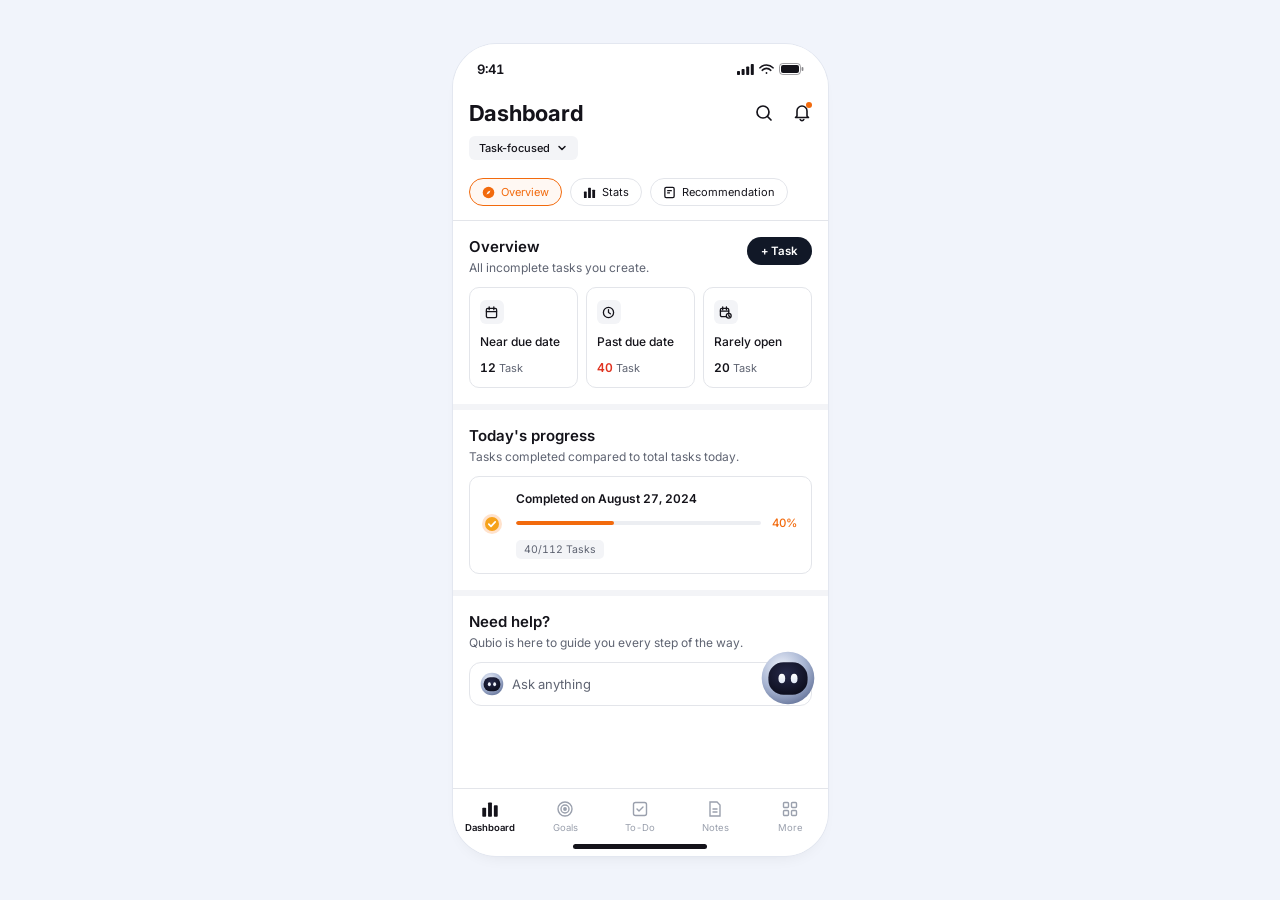
<file: qubio-dashboards.html>
<!doctype html><html><head><meta charset=utf8><meta name=viewport content="width=device-width,initial-scale=1,viewport-fit=cover"><style>:root{color-scheme:light;box-sizing:border-box;padding-top:env(safe-area-inset-top,0px);padding-bottom:env(safe-area-inset-bottom,0px)}html{scroll-padding-top:env(safe-area-inset-top,0px)}body{margin:0;padding:0;font:14px -apple-system,BlinkMacSystemFont,sans-serif;background:#faf9f5;color:#141413}img{max-width:100%}[hidden]:not([hidden=until-found i]){display:none!important}.controls { display: none !important; }
</style></head><body>
<title>Qubio Dashboards</title>
<link rel="preconnect" href="https://fonts.googleapis.com">
<link rel="preconnect" href="https://fonts.gstatic.com" crossorigin>
<link rel="stylesheet" href="https://fonts.googleapis.com/css2?family=Inter:wght@400;500;600;700&display=swap">
<style>
/* Layout: one phone prototype on a dark stage. Shared header + tabs scroll with content; bottom nav is fixed.
   Views: task / goal / time overview + stats. Dropdown opens a bottom sheet. Autoplays, and real clicks switch to manual. */
:root {
  color-scheme: light;
  --ground: #F1F4FB;
  --phone: #ffffff;
  --ink: #14131a;
  --muted: #5f6472;
  --faint: #9aa0ad;
  --orange: #f26a0d;
  --peach: #ffe8d4;
  --line: #e3e5ea;
  --soft: #f3f4f7;
  --primary: #111827;
  --red: #e0321f;
  --teal: #20c3a5;
  --pink: #f0509a;
  --violet: #6f6cf0;
  --stage-text: #5f6472;
  --stage-btn: #ffffff;
  --stage-btn-line: #dfe2e8;
  --font: "Inter", -apple-system, "SF Pro Text", "Segoe UI", Roboto, sans-serif;
}
html, body { height: 100%; overflow: hidden; }
body { background: var(--ground); color: var(--stage-text); font-family: var(--font); display: grid; place-items: center; padding-block: 14px; padding-inline: 14px; box-sizing: border-box; }
.stage { display: flex; flex-direction: column; align-items: center; gap: 14px; width: 100%; min-width: 0; }
.phone-wrap { position: relative; flex: none; }
.phone { position: absolute; left: 0; top: 0; width: 375px; height: 812px; transform-origin: top left; background: var(--phone); color: var(--ink); overflow: hidden; border-radius: 44px; box-shadow: 0 0 0 1px #e3e7f0, 0 8px 20px -14px rgba(23,21,18,.16); font-variant-numeric: tabular-nums; }
.status { position: absolute; z-index: 10; top: 0; left: 0; right: 0; height: 44px; display: flex; justify-content: space-between; align-items: center; padding: 6px 24px 0; box-sizing: border-box; font-size: 13px; font-weight: 600; background: var(--phone); }
.status .icons { display: flex; gap: 5px; align-items: center; }
.status svg { display: block; }
.home { position: absolute; z-index: 60; bottom: 7px; left: 50%; width: 134px; height: 5px; margin-left: -67px; border-radius: 3px; background: var(--ink); }

.scroller { position: absolute; top: 44px; left: 0; right: 0; bottom: 68px; overflow-y: auto; scrollbar-width: none; }
.scroller::-webkit-scrollbar { display: none; }
.dh { display: flex; align-items: center; justify-content: space-between; padding: 12px 16px 0; }
.dh h1 { margin: 0; font-size: 22px; font-weight: 700; letter-spacing: -.01em; }
.dh .acts { display: flex; gap: 18px; align-items: center; }
.bell { position: relative; display: block; }
.bell::after { content: ""; position: absolute; top: 0; right: 0; width: 6px; height: 6px; border-radius: 50%; background: var(--orange); }
.chip { display: inline-flex; align-items: center; gap: 6px; margin: 10px 16px 0; padding: 5px 10px; border-radius: 6px; background: var(--soft); font: 500 11px var(--font); color: var(--ink); border: 0; cursor: pointer; }
.tabs { display: flex; gap: 8px; padding: 18px 16px 14px; overflow: hidden; white-space: nowrap; border-bottom: 1px solid var(--line); }
.tab { display: inline-flex; align-items: center; gap: 6px; padding: 6px 12px; border-radius: 99px; border: 1px solid var(--line); background: var(--phone); font: 400 11px var(--font); color: var(--ink); flex: none; cursor: pointer; transition: border-color .2s, color .2s, background .2s; }
.tab .ic-on { display: none; }
.tab.on { border-color: var(--orange); color: var(--orange); background: #fff8f3; }
.tab.on .ic-on { display: block; } .tab.on .ic-off { display: none; }

.view { display: none; animation: fadein .35s ease; }
.view.on { display: block; }
.sec { padding: 16px; }
.sec + .sec { border-top: 6px solid var(--soft); }
.sec-top { display: flex; justify-content: space-between; align-items: flex-start; gap: 10px; }
.sec h2 { margin: 0; font-size: 15px; font-weight: 600; }
.sec .sub { margin: 4px 0 0; font-size: 12px; color: var(--muted); }
.pill { display: inline-flex; align-items: center; gap: 6px; padding: 7px 14px; border-radius: 99px; background: var(--primary); color: #fff; font-size: 11.5px; font-weight: 600; flex: none; }
.cards { display: grid; grid-template-columns: repeat(3, minmax(0, 1fr)); gap: 8px; margin-top: 12px; }
.mini { border: 1px solid var(--line); border-radius: 10px; padding: 12px 10px; min-width: 0; }
.mini .ico { width: 24px; height: 24px; border-radius: 6px; background: var(--soft); display: grid; place-items: center; }
.mini b { display: block; margin-top: 10px; font-size: 12px; font-weight: 500; line-height: 1.35; }
.mini .val { display: block; margin-top: 10px; font-size: 11px; color: var(--muted); white-space: nowrap; }
.mini .val strong { color: var(--ink); font-weight: 600; font-size: 12px; margin-right: 3px; }
.mini .val.red strong { color: var(--red); }
.mini .time { display: block; margin-top: 10px; font-size: 10.5px; color: var(--muted); white-space: nowrap; }
.mini .time strong { color: var(--ink); font-weight: 600; font-size: 12px; }

.prog-card { margin-top: 12px; border: 1px solid var(--line); border-radius: 10px; padding: 14px 14px 14px 12px; display: grid; grid-template-columns: 22px 1fr; gap: 12px; align-items: center; }
.okdot { width: 20px; height: 20px; }
.prog-card h3 { margin: 0; font-size: 12px; font-weight: 600; }
.barrow { display: flex; align-items: center; gap: 10px; margin-top: 10px; }
.bar { flex: 1; height: 4px; border-radius: 2px; background: #eceef2; overflow: hidden; }
.bar i { display: block; height: 100%; background: var(--orange); border-radius: 2px; width: 0; transition: width .9s cubic-bezier(.3,.7,.2,1); }
.pct { font-size: 11.5px; color: var(--orange); font-weight: 500; min-width: 26px; text-align: right; }
.tag { display: inline-block; margin-top: 10px; padding: 3px 8px; border-radius: 5px; background: var(--soft); font-size: 10.5px; color: var(--muted); }
.goal-list { margin-top: 12px; border: 1px solid var(--line); border-radius: 10px; padding: 0 14px 0 12px; }
.gitem { display: grid; grid-template-columns: 22px 1fr; gap: 12px; padding: 14px 0; }
.gitem + .gitem { border-top: 0; }
.gmeta { display: flex; justify-content: space-between; align-items: center; margin-top: 10px; }
.gmeta .tag { margin-top: 0; }
.date { display: inline-flex; align-items: center; gap: 4px; font-size: 10.5px; color: var(--muted); }
.date.red { color: var(--red); }
.focus-box { margin-top: 12px; display: grid; grid-template-columns: 1fr 1fr; gap: 10px; padding: 10px 12px; border-radius: 6px; background: var(--peach); }
.focus-box small { display: block; font-size: 10px; color: var(--muted); }
.focus-box span { display: block; margin-top: 4px; font-size: 11px; color: var(--ink); }
.focus-box span b { color: var(--orange); font-weight: 600; }

.help .ask { display: flex; align-items: center; gap: 8px; margin-top: 12px; padding: 8px 8px 8px 10px; border: 1px solid var(--line); border-radius: 12px; font-size: 13px; color: var(--muted); }
.ask .av { width: 24px; height: 24px; }
.ask .grow { flex: 1; }
.ask .sendb { width: 26px; height: 26px; border-radius: 50%; background: #cfd3dc; display: grid; place-items: center; }

/* stats */
.stats-card { margin-top: 12px; border-radius: 10px; background: var(--soft); padding: 12px 10px 12px; }
.month { display: flex; align-items: center; justify-content: space-between; padding: 8px 12px; border: 1px solid var(--line); border-radius: 99px; background: var(--phone); font-size: 12px; font-weight: 500; }
.kpis { display: grid; grid-template-columns: 1fr 1px 1fr; align-items: center; margin-top: 14px; text-align: center; }
.kpis i { height: 28px; background: var(--line); }
.kpis b { display: block; font-size: 14px; font-weight: 600; }
.kpis small { display: block; margin-top: 4px; font-size: 10px; color: var(--muted); }
.chart { display: grid; grid-template-columns: repeat(8, minmax(0, 1fr)); gap: 4px; height: 82px; margin-top: 30px; align-items: end; }
.grp { display: flex; justify-content: center; align-items: flex-end; gap: 1px; height: 64px; }
.grp i { width: 7px; border-radius: 2px 2px 0 0; transform-origin: bottom; animation: grow .7s cubic-bezier(.3,.7,.2,1) both; }
.grp .c { background: var(--teal); } .grp .p { background: var(--pink); } .grp .v { background: var(--violet); }
.xl { grid-row: 2; text-align: center; font-size: 9.5px; color: var(--faint); white-space: nowrap; }
.xl.on { color: var(--ink); font-weight: 600; }
.legend { display: flex; justify-content: center; flex-wrap: wrap; gap: 12px; margin-top: 12px; font-size: 9.5px; }
.legend span, .slist .dot { display: inline-flex; align-items: center; gap: 5px; }
.legend span::before, .slist .dot::before { content: ""; width: 6px; height: 6px; border-radius: 50%; background: var(--d); }
.today { display: flex; justify-content: space-between; align-items: center; margin-top: 18px; font-size: 12.5px; }
.today b { font-weight: 600; }
.slist { margin-top: 12px; border-radius: 10px; background: var(--soft); padding: 6px 12px; }
.slist div { display: flex; justify-content: space-between; padding: 9px 0; font-size: 12px; }
.slist .dot { gap: 12px; }
.slist .dot::before { width: 5px; height: 5px; }
.slist b { font-weight: 600; }

/* fixed bits */
.fab { position: absolute; z-index: 15; right: 12px; bottom: 150px; width: 56px; }
.fab .shadow { display: none; }
.nav { position: absolute; z-index: 20; left: 0; right: 0; bottom: 0; height: 68px; padding-bottom: 12px; box-sizing: border-box; border-top: 1px solid var(--line); background: var(--phone); display: grid; grid-template-columns: repeat(5, 1fr); align-items: center; }
.nav div { display: flex; flex-direction: column; align-items: center; gap: 4px; font-size: 9.5px; color: var(--faint); }
.nav div.on { color: var(--ink); font-weight: 600; }

/* bottom sheet */
.dim { position: absolute; inset: 0; z-index: 40; background: rgba(20,19,26,.5); opacity: 0; pointer-events: none; transition: opacity .3s; }
.dim.on { opacity: 1; pointer-events: auto; }
.sheet { position: absolute; z-index: 50; left: 0; right: 0; bottom: 0; background: var(--phone); border-radius: 16px 16px 0 0; padding: 10px 0 26px; transform: translateY(100%); transition: transform .35s cubic-bezier(.3,.7,.2,1); }
.sheet.on { transform: none; }
.sheet .grab { width: 36px; height: 4px; border-radius: 2px; background: #d6d9e0; margin: 0 auto; }
.sheet h3 { margin: 16px 0 12px; text-align: center; font-size: 14px; font-weight: 600; }
.opt { display: flex; justify-content: space-between; align-items: center; width: 100%; border: 0; background: none; padding: 15px 16px; font: 400 13px var(--font); color: var(--ink); cursor: pointer; text-align: left; }
.opt.on { background: var(--soft); font-weight: 600; }
.opt svg { visibility: hidden; }
.opt.on svg { visibility: visible; }

.tap { position: absolute; z-index: 90; width: 38px; height: 38px; margin: -19px 0 0 -19px; border-radius: 50%; background: rgba(20,19,26,.22); pointer-events: none; animation: tap .5s ease-out forwards; }
.press { transform: scale(.95); }

.controls { display: flex; gap: 8px; align-items: center; flex-wrap: wrap; justify-content: center; }
.controls button { font: 600 12.5px var(--font); color: var(--stage-text); background: var(--stage-btn); border: 1px solid var(--stage-btn-line); border-radius: 99px; padding: 8px 16px; cursor: pointer; }
.controls button:hover { border-color: #b9bfd0; }
.controls .step { font-size: 12px; min-width: 120px; text-align: center; }
button:focus-visible { outline: 2px solid var(--orange); outline-offset: 2px; }

/* robot */
.robot svg { display: block; width: 100%; height: 100%; }
.robot .head { animation: float 3.4s ease-in-out infinite; }
.robot.flat .head { animation: none; }
.eyes { transform-box: fill-box; transform-origin: center; animation: blink 4.2s infinite; }

@keyframes float { 0%, 100% { transform: translateY(0); } 50% { transform: translateY(-4px); } }
@keyframes blink { 0%, 92%, 100% { transform: scaleY(1); } 95% { transform: scaleY(.1); } }
@keyframes fadein { from { opacity: 0; transform: translateY(6px); } to { opacity: 1; transform: none; } }
@keyframes grow { from { transform: scaleY(0); } to { transform: scaleY(1); } }
@keyframes tap { from { transform: scale(.4); opacity: 1; } to { transform: scale(1.3); opacity: 0; } }
@media (prefers-reduced-motion: reduce) { .robot .head, .eyes, .view, .grp i { animation: none; } }
</style>

<template id="robotTpl">
  <div class="head">
    <svg viewBox="0 0 100 100" aria-hidden="true">
      <defs>
        <radialGradient id="rimG" cx=".38" cy=".3" r=".8"><stop offset="0" stop-color="#eef2fb"/><stop offset=".55" stop-color="#a9b6d3"/><stop offset="1" stop-color="#5d6c93"/></radialGradient>
        <radialGradient id="faceG" cx=".45" cy=".35" r=".75"><stop offset="0" stop-color="#26294a"/><stop offset="1" stop-color="#0a0b18"/></radialGradient>
        <linearGradient id="glowG" x1="0" y1="0" x2="0" y2="1"><stop offset="0" stop-color="#ffffff"/><stop offset="1" stop-color="#dfe6f5"/></linearGradient>
      </defs>
      <circle cx="50" cy="50" r="47" fill="url(#rimG)"/>
      <rect x="15" y="22" width="70" height="58" rx="27" fill="url(#faceG)"/>
      <g class="eyes"><ellipse cx="39" cy="51" rx="6" ry="8.4" fill="url(#glowG)"/><ellipse cx="61" cy="51" rx="6" ry="8.4" fill="url(#glowG)"/></g>
    </svg>
  </div>
  <div class="shadow"></div>
</template>

<div class="stage">
  <div class="phone-wrap" id="phoneWrap"><div class="phone" id="phone" aria-label="Qubio dashboards prototype">
    <div class="status">
      <span>9:41</span>
      <span class="icons" aria-hidden="true">
        <svg width="17" height="11" viewBox="0 0 17 11" fill="#14131a"><rect x="0" y="7" width="3" height="4" rx=".8"/><rect x="4.6" y="5" width="3" height="6" rx=".8"/><rect x="9.2" y="2.5" width="3" height="8.5" rx=".8"/><rect x="13.8" y="0" width="3" height="11" rx=".8"/></svg>
        <svg width="15" height="11" viewBox="0 0 15 11" fill="none" stroke="#14131a" stroke-width="1.6" stroke-linecap="round"><path d="M1 3.8a9 9 0 0 1 13 0"/><path d="M3.3 6.3a5.6 5.6 0 0 1 8.4 0"/><circle cx="7.5" cy="9" r=".9" fill="#14131a" stroke="none"/></svg>
        <svg width="25" height="12" viewBox="0 0 25 12" fill="none"><rect x=".5" y=".5" width="21" height="11" rx="3.2" stroke="#14131a" opacity=".4"/><rect x="2" y="2" width="18" height="8" rx="2" fill="#14131a"/><rect x="22.6" y="4" width="1.8" height="4" rx=".9" fill="#14131a" opacity=".5"/></svg>
      </span>
    </div>

    <div class="scroller" id="scroller">
      <div class="dh">
        <h1>Dashboard</h1>
        <div class="acts">
          <svg width="20" height="20" viewBox="0 0 20 20" fill="none" stroke="#14131a" stroke-width="1.7" stroke-linecap="round"><circle cx="9" cy="9" r="6"/><path d="M13.5 13.5 17 17"/></svg>
          <span class="bell"><svg width="20" height="20" viewBox="0 0 20 20" fill="none" stroke="#14131a" stroke-width="1.6" stroke-linejoin="round"><path d="M5 14V9a5 5 0 0 1 10 0v5l1.5 1.5h-13z"/><path d="M8.2 17.5a2 2 0 0 0 3.6 0" stroke-linecap="round"/></svg></span>
        </div>
      </div>
      <button class="chip" id="chip" type="button"><span id="chipLbl">Task-focused</span> <svg width="12" height="12" viewBox="0 0 12 12" fill="none" stroke="#14131a" stroke-width="1.5" stroke-linecap="round" stroke-linejoin="round"><path d="m3 4.5 3 3 3-3"/></svg></button>
      <div class="tabs">
        <button class="tab on" id="tabOverview" type="button">
          <svg class="ic-on" width="13" height="13" viewBox="0 0 18 18"><circle cx="9" cy="9" r="8" fill="#f26a0d"/><path d="M11.8 6.2 10 10 6.2 11.8 8 8z" fill="#fff"/></svg>
          <svg class="ic-off" width="13" height="13" viewBox="0 0 18 18"><circle cx="9" cy="9" r="8" fill="#14131a"/><path d="M11.8 6.2 10 10 6.2 11.8 8 8z" fill="#fff"/></svg>Overview</button>
        <button class="tab" id="tabStats" type="button">
          <svg class="ic-on" width="13" height="13" viewBox="0 0 14 14" fill="#f26a0d"><rect x="1" y="6" width="3" height="7" rx=".6"/><rect x="5.5" y="2" width="3" height="11" rx=".6"/><rect x="10" y="4" width="3" height="9" rx=".6"/></svg>
          <svg class="ic-off" width="13" height="13" viewBox="0 0 14 14" fill="#14131a"><rect x="1" y="6" width="3" height="7" rx=".6"/><rect x="5.5" y="2" width="3" height="11" rx=".6"/><rect x="10" y="4" width="3" height="9" rx=".6"/></svg>Stats</button>
        <span class="tab"><svg width="13" height="13" viewBox="0 0 14 14" fill="none" stroke="#14131a" stroke-width="1.4"><rect x="2" y="1.5" width="10" height="11" rx="1.5"/><path d="M4.5 5h5M4.5 7.5h3"/></svg>Recommendation</span>
      </div>

      <!-- TASK -->
      <div class="view on" id="v-task">
        <div class="sec">
          <div class="sec-top"><div><h2>Overview</h2><p class="sub">All incomplete tasks you create.</p></div><span class="pill">+ Task</span></div>
          <div class="cards">
            <div class="mini"><div class="ico" data-ic="cal"></div><b>Near due date</b><span class="val"><strong>12</strong>Task</span></div>
            <div class="mini"><div class="ico" data-ic="clock"></div><b>Past due date</b><span class="val red"><strong>40</strong>Task</span></div>
            <div class="mini"><div class="ico" data-ic="rare"></div><b>Rarely open</b><span class="val"><strong>20</strong>Task</span></div>
          </div>
        </div>
        <div class="sec">
          <h2>Today's progress</h2><p class="sub">Tasks completed compared to total tasks today.</p>
          <div class="prog-card"><span data-ic="ok"></span><div><h3>Completed on August 27, 2024</h3><div class="barrow"><div class="bar"><i data-w="40"></i></div><span class="pct">40%</span></div><span class="tag">40/112 Tasks</span></div></div>
        </div>
        <div class="sec help" data-help></div>
      </div>

      <!-- GOAL -->
      <div class="view" id="v-goal">
        <div class="sec">
          <div class="sec-top"><div><h2>Overview</h2><p class="sub">All incomplete goals you create.</p></div><span class="pill">+ Goal</span></div>
          <div class="cards">
            <div class="mini"><div class="ico" data-ic="cal"></div><b>Near due date</b><span class="val"><strong>10</strong>Goals</span></div>
            <div class="mini"><div class="ico" data-ic="clock"></div><b>Past due date</b><span class="val red"><strong>12</strong>Goals</span></div>
            <div class="mini"><div class="ico" data-ic="rare"></div><b>Rarely open</b><span class="val"><strong>40</strong>Goals</span></div>
          </div>
        </div>
        <div class="sec">
          <h2>Today's progress</h2><p class="sub">Most recently opened goals that aren't completed.</p>
          <div class="goal-list">
            <div class="gitem"><span data-ic="win"></span><div><h3 class="gt">Report Bug Oktober 2024</h3><div class="barrow"><div class="bar"><i data-w="60"></i></div><span class="pct">60%</span></div><div class="gmeta"><span class="tag">8/10 Tasks</span><span class="date"><span data-ic="mcal"></span>April 8, 2024</span></div></div></div>
            <div class="gitem"><span data-ic="win"></span><div><h3 class="gt">Report Bug Oktober 2024</h3><div class="barrow"><div class="bar"><i data-w="50"></i></div><span class="pct">50%</span></div><div class="gmeta"><span class="tag">5/10 Tasks</span><span class="date red"><span data-ic="mcal"></span>April 8, 2024</span></div></div></div>
            <div class="gitem"><span data-ic="win"></span><div><h3 class="gt">Report Bug Oktober 2024</h3><div class="barrow"><div class="bar"><i data-w="0"></i></div><span class="pct">0%</span></div><div class="gmeta"><span class="tag">0/10 Tasks</span></div></div></div>
          </div>
        </div>
        <div class="sec help" data-help></div>
      </div>

      <!-- TIME -->
      <div class="view" id="v-time">
        <div class="sec">
          <div class="sec-top"><div><h2>Overview</h2><p class="sub">All your time tracker activities.</p></div><span class="pill"><svg width="10" height="10" viewBox="0 0 10 10" fill="none" stroke="#fff" stroke-width="1.4" stroke-linejoin="round"><path d="M2 1.2v7.6L8.5 5z"/></svg>Start</span></div>
          <div class="cards">
            <div class="mini"><div class="ico" data-ic="hour"></div><b>Focus Timer</b><span class="time"><strong>10</strong>h <strong>50</strong>m <strong>0</strong>s</span></div>
            <div class="mini"><div class="ico" data-ic="clock"></div><b>Break Time</b><span class="time"><strong>6</strong>h <strong>9</strong>m <strong>10</strong>s</span></div>
            <div class="mini"><div class="ico" data-ic="stop"></div><b>Duration Tracker</b><span class="time"><strong>10</strong>h <strong>50</strong>m <strong>30</strong>s</span></div>
          </div>
        </div>
        <div class="sec">
          <h2>Today's progress</h2><p class="sub">Your focus time target today is 8 hours.</p>
          <div class="prog-card"><span data-ic="ok"></span><div><h3>August 27, 2024</h3><div class="barrow"><div class="bar"><i data-w="87"></i></div></div>
            <div class="focus-box"><div><small>Focus time:</small><span><b>6</b>h <b>57</b>m <b>03</b>s</span></div><div><small>Time left:</small><span><b>6</b>h <b>57</b>m <b>03</b>s</span></div></div></div></div>
        </div>
        <div class="sec help" data-help></div>
      </div>

      <!-- STATS -->
      <div class="view" id="v-stats">
        <div class="sec">
          <h2>Stats</h2><p class="sub">Check your progress over time.</p>
          <div class="stats-card">
            <div class="month"><svg width="14" height="14" viewBox="0 0 14 14" fill="none" stroke="#14131a" stroke-width="1.6" stroke-linecap="round" stroke-linejoin="round"><path d="M8.5 3 4.5 7l4 4"/></svg>July 2024<svg width="14" height="14" viewBox="0 0 14 14" fill="none" stroke="#9aa0ad" stroke-width="1.6" stroke-linecap="round" stroke-linejoin="round"><path d="m5.5 3 4 4-4 4"/></svg></div>
            <div class="kpis"><div><b>100</b><small>Task completed</small></div><i></i><div><b>200</b><small>Task created</small></div></div>
            <div class="chart" id="chart"></div>
            <div class="legend"><span style="--d:var(--teal)">Task completed</span><span style="--d:var(--pink)">Task created</span><span style="--d:var(--violet)">Task incomplete</span></div>
          </div>
          <div class="today"><b>Today, Jul 7, 2024</b><span>Total goals: <b>100</b></span></div>
          <div class="slist">
            <div><span class="dot" style="--d:var(--teal)">Task completed</span><b>60</b></div>
            <div><span class="dot" style="--d:var(--pink)">Task created</span><b>20</b></div>
            <div><span class="dot" style="--d:var(--violet)">Task incomplete</span><b>40</b></div>
            <div><span class="dot" style="--d:var(--faint)">Task progress</span><b>15%</b></div>
            <div><span class="dot" style="--d:var(--faint)">Target focus</span><b>8j</b></div>
            <div><span class="dot" style="--d:var(--faint)">Your focus time</span><b>12j 30m 40d</b></div>
            <div><span class="dot" style="--d:var(--faint)">Target focus left</span><b>0j 0m 0d</b></div>
          </div>
        </div>
      </div>
    </div>

    <div class="fab robot" data-robot></div>

    <nav class="nav">
      <div class="on"><svg width="18" height="18" viewBox="0 0 14 14" fill="#14131a"><rect x="1" y="6" width="3" height="7" rx=".6"/><rect x="5.5" y="2" width="3" height="11" rx=".6"/><rect x="10" y="4" width="3" height="9" rx=".6"/></svg>Dashboard</div>
      <div><svg width="18" height="18" viewBox="0 0 18 18" fill="none" stroke="currentColor" stroke-width="1.4"><circle cx="9" cy="9" r="7"/><circle cx="9" cy="9" r="4"/><circle cx="9" cy="9" r="1.2" fill="currentColor"/></svg>Goals</div>
      <div><svg width="18" height="18" viewBox="0 0 18 18" fill="none" stroke="currentColor" stroke-width="1.4" stroke-linecap="round" stroke-linejoin="round"><rect x="2.5" y="2.5" width="13" height="13" rx="2"/><path d="m6 9 2 2 4-4"/></svg>To-Do</div>
      <div><svg width="18" height="18" viewBox="0 0 18 18" fill="none" stroke="currentColor" stroke-width="1.4" stroke-linecap="round"><path d="M4 2h7l3 3v11H4z"/><path d="M7 9h4M7 12h4"/></svg>Notes</div>
      <div><svg width="18" height="18" viewBox="0 0 18 18" fill="none" stroke="currentColor" stroke-width="1.4"><rect x="2.5" y="2.5" width="5" height="5" rx="1"/><rect x="10.5" y="2.5" width="5" height="5" rx="1"/><rect x="2.5" y="10.5" width="5" height="5" rx="1"/><rect x="10.5" y="10.5" width="5" height="5" rx="1"/></svg>More</div>
    </nav>

    <div class="dim" id="dim"></div>
    <div class="sheet" id="sheet" role="dialog" aria-label="Select dashboard">
      <div class="grab"></div>
      <h3>Select dashboard</h3>
      <button class="opt on" type="button" data-mode="task">Task-focused <svg width="14" height="14" viewBox="0 0 14 14" fill="none" stroke="#f26a0d" stroke-width="1.8" stroke-linecap="round" stroke-linejoin="round"><path d="m2.5 7.3 3 3 6-6.3"/></svg></button>
      <button class="opt" type="button" data-mode="goal">Goal-focused <svg width="14" height="14" viewBox="0 0 14 14" fill="none" stroke="#f26a0d" stroke-width="1.8" stroke-linecap="round" stroke-linejoin="round"><path d="m2.5 7.3 3 3 6-6.3"/></svg></button>
      <button class="opt" type="button" data-mode="time">Time-focused <svg width="14" height="14" viewBox="0 0 14 14" fill="none" stroke="#f26a0d" stroke-width="1.8" stroke-linecap="round" stroke-linejoin="round"><path d="m2.5 7.3 3 3 6-6.3"/></svg></button>
    </div>

    <div class="home"></div>
  </div></div>

  <div class="controls">
    <button type="button" id="auto">Putar demo</button>
    <span class="step" id="lbl">Task-focused</span>
    <button type="button" id="pause">Jeda</button>
  </div>
</div>

<script>
(function () {
  var $ = function (id) { return document.getElementById(id); };
  var Q = function (s, r) { return Array.prototype.slice.call((r || document).querySelectorAll(s)); };

  // icons
  var IC = {
    cal: '<svg width="13" height="13" viewBox="0 0 14 14" fill="none" stroke="#14131a" stroke-width="1.4"><rect x="1.5" y="2.5" width="11" height="10" rx="1.5"/><path d="M1.5 6h11M4.5 1v3M9.5 1v3" stroke-linecap="round"/></svg>',
    clock: '<svg width="13" height="13" viewBox="0 0 14 14" fill="none" stroke="#14131a" stroke-width="1.4" stroke-linecap="round"><circle cx="7" cy="7" r="5.5"/><path d="M7 4v3l2 1.4"/></svg>',
    rare: '<svg width="13" height="13" viewBox="0 0 14 14" fill="none" stroke="#14131a" stroke-width="1.4"><rect x="1.5" y="2.5" width="9" height="9" rx="1.5"/><path d="M1.5 5.5h9M4 1v3M8 1v3" stroke-linecap="round"/><circle cx="10.5" cy="10.5" r="2.6" fill="#fff"/><path d="M10.5 9.3v1.3l.9.6" stroke-linecap="round"/></svg>',
    hour: '<svg width="13" height="13" viewBox="0 0 14 14" fill="#14131a"><path d="M3 1h8v1.2H3zM3 11.8h8V13H3z"/><path d="M4 2.2h6c0 2.4-1.8 3.4-2.4 4.8.6 1.4 2.4 2.4 2.4 4.8H4c0-2.4 1.8-3.4 2.4-4.8C5.8 5.6 4 4.6 4 2.2z"/></svg>',
    stop: '<svg width="13" height="13" viewBox="0 0 14 14" fill="none" stroke="#14131a" stroke-width="1.4" stroke-linecap="round"><circle cx="7" cy="8" r="5"/><path d="M7 8V5.5M5.5 1.5h3M11 3.5l1-1"/></svg>',
    ok: '<svg class="okdot" viewBox="0 0 20 20"><circle cx="10" cy="10" r="10" fill="#ffe2cc"/><circle cx="10" cy="10" r="7" fill="#f6a21a"/><path d="m6.8 10.2 2.2 2.1 4.2-4.4" stroke="#fff" stroke-width="1.7" fill="none" stroke-linecap="round" stroke-linejoin="round"/></svg>',
    win: '<svg width="20" height="20" viewBox="0 0 20 20" fill="none" stroke="#6b7180" stroke-width="1.4"><rect x="2" y="3" width="11" height="9" rx="1.5" fill="#f0f1f4"/><rect x="7" y="8" width="11" height="9" rx="1.5" fill="#fff"/><path d="M7 11h11"/></svg>',
    mcal: '<svg width="11" height="11" viewBox="0 0 14 14" fill="none" stroke="currentColor" stroke-width="1.5"><rect x="1.5" y="2.5" width="11" height="10" rx="1.5"/><path d="M1.5 6h11M4.5 1v3M9.5 1v3" stroke-linecap="round"/></svg>'
  };
  Q("[data-ic]").forEach(function (el) { el.innerHTML = IC[el.getAttribute("data-ic")]; });
  Q("[data-help]").forEach(function (el) {
    el.innerHTML = '<h2>Need help?</h2><p class="sub">Qubio is here to guide you every step of the way.</p>' +
      '<div class="ask"><div class="av robot flat" data-robot></div><span class="grow">Ask anything</span><span class="sendb"><svg width="12" height="12" viewBox="0 0 14 14" fill="none" stroke="#fff" stroke-width="1.5" stroke-linejoin="round"><path d="M12.5 1.5 1.5 5.8l4 1.7 1.7 4z"/><path d="M5.5 7.5l7-6"/></svg></span></div>';
  });
  Q(".gt").forEach(function (h) { h.style.margin = "0"; h.style.fontSize = "12px"; h.style.fontWeight = "600"; });

  // robots
  var tpl = $("robotTpl");
  Q("[data-robot]").forEach(function (host, n) {
    var node = tpl.content.cloneNode(true);
    node.querySelectorAll("[id]").forEach(function (el) { el.id = el.id + n; });
    node.querySelectorAll("[fill^='url(#']").forEach(function (el) { el.setAttribute("fill", el.getAttribute("fill").replace(/\)$/, n + ")")); });
    host.appendChild(node);
  });

  // chart
  var DATA = [[30,42,0],[30,34,0],[16,20,14],[30,10,14],[16,44,0],[34,0,22],[34,22,0],[0,0,0]];
  $("chart").innerHTML = DATA.map(function (d, i) {
    return '<div class="grp">' + (d[0] ? '<i class="c" style="height:' + d[0]*1.4 + 'px;animation-delay:' + i * 50 + 'ms"></i>' : '') +
      (d[1] ? '<i class="p" style="height:' + d[1]*1.4 + 'px;animation-delay:' + i * 50 + 'ms"></i>' : '') +
      (d[2] ? '<i class="v" style="height:' + d[2]*1.4 + 'px;animation-delay:' + i * 50 + 'ms"></i>' : '') + '</div>';
  }).join("") + DATA.map(function (_, i) { return '<span class="xl' + (i === 6 ? ' on' : '') + '">' + (i + 1) + ' Jul</span>'; }).join("");

  var phone = $("phone"), scroller = $("scroller"), chip = $("chip"), chipLbl = $("chipLbl"), dim = $("dim"), sheet = $("sheet"),
      tabO = $("tabOverview"), tabS = $("tabStats"), lbl = $("lbl");
  var NAMES = { task: "Task-focused", goal: "Goal-focused", time: "Time-focused" };
  var mode = "task", tab = "overview";

  function animateBars(view) {
    Q(".bar i", view).forEach(function (b) { b.style.transition = "none"; b.style.width = "0"; });
    void view.offsetWidth;
    Q(".bar i", view).forEach(function (b) { b.style.transition = ""; b.style.width = b.getAttribute("data-w") + "%"; });
  }
  function render() {
    var id = tab === "stats" ? "stats" : mode;
    Q(".view").forEach(function (v) { v.classList.toggle("on", v.id === "v-" + id); });
    chipLbl.textContent = NAMES[mode];
    Q(".opt").forEach(function (o) { o.classList.toggle("on", o.getAttribute("data-mode") === mode); });
    tabO.classList.toggle("on", tab === "overview");
    tabS.classList.toggle("on", tab === "stats");
    scroller.scrollTop = 0;
    var v = $("v-" + id);
    animateBars(v);
    if (id === "stats") { var c = $("chart"); c.innerHTML = c.innerHTML; }
    lbl.textContent = tab === "stats" ? "Stats" : NAMES[mode];
  }
  function openSheet() { dim.classList.add("on"); sheet.classList.add("on"); }
  function closeSheet() { dim.classList.remove("on"); sheet.classList.remove("on"); }
  function pick(m) { mode = m; tab = "overview"; closeSheet(); setTimeout(render, 180); }

  // manual interaction: any real click stops the demo
  var token = 0, paused = false, CANCEL = {}, auto = false;
  function stopAuto() { if (!auto) return; auto = false; token++; paused = false; $("pause").textContent = "Jeda"; $("auto").textContent = "Putar demo"; }
  chip.addEventListener("click", function (e) { if (e.isTrusted) stopAuto(); openSheet(); });
  dim.addEventListener("click", function (e) { if (e.isTrusted) stopAuto(); closeSheet(); });
  Q(".opt").forEach(function (o) { o.addEventListener("click", function (e) { if (e.isTrusted) stopAuto(); pick(o.getAttribute("data-mode")); }); });
  tabO.addEventListener("click", function (e) { if (e.isTrusted) stopAuto(); tab = "overview"; render(); });
  tabS.addEventListener("click", function (e) { if (e.isTrusted) stopAuto(); tab = "stats"; render(); });

  function wait(ms) {
    var my = token, t = 0;
    return new Promise(function (resolve, reject) {
      (function tick() {
        if (my !== token) return reject(CANCEL);
        if (t >= ms) return resolve();
        setTimeout(function () { if (!paused) t += 30; tick(); }, 30);
      })();
    });
  }
  function scrollTo(target, ms) {
    var my = token, from = scroller.scrollTop, t = 0, last = performance.now();
    return new Promise(function (resolve, reject) {
      function frame(now) {
        if (my !== token) return reject(CANCEL);
        if (!paused) t += now - last; last = now;
        var p = Math.min(1, t / ms), e = p < .5 ? 2 * p * p : 1 - Math.pow(-2 * p + 2, 2) / 2;
        scroller.scrollTop = from + (target - from) * e;
        if (p < 1) requestAnimationFrame(frame); else resolve();
      }
      requestAnimationFrame(frame);
    });
  }
  function tapAt(el) {
    var p = phone.getBoundingClientRect(), r = el.getBoundingClientRect(), k = p.width / phone.offsetWidth;
    var d = document.createElement("span"); d.className = "tap";
    d.style.left = ((r.left - p.left + r.width / 2) / k) + "px";
    d.style.top = ((r.top - p.top + r.height / 2) / k) + "px";
    phone.appendChild(d); setTimeout(function () { d.remove(); }, 600);
  }
  async function tap(el) { tapAt(el); el.classList.add("press"); await wait(200); el.classList.remove("press"); el.click(); }
  async function choose(m) {
    await tap(chip); await wait(1100);
    await tap(Q('.opt[data-mode="' + m + '"]')[0]); await wait(400);
  }
  async function peek(hold) {
    await wait(hold);
    var max = scroller.scrollHeight - scroller.clientHeight;
    if (max > 20) { await scrollTo(max, 1800); await wait(1000); await scrollTo(0, 1000); }
    await wait(700);
  }

  async function demo() {
    token++; auto = true; paused = false;
    $("auto").textContent = "Ulangi demo"; $("pause").textContent = "Jeda";
    closeSheet(); mode = "task"; tab = "overview"; render();
    try {
      while (true) {
        await peek(2000);
        await choose("goal"); await peek(1800);
        await choose("time"); await peek(1800);
        await choose("task"); await wait(1200);
        await tap(tabS); await peek(1600);
        await tap(tabO); await wait(400);
      }
    } catch (e) { if (e !== CANCEL) throw e; }
  }

  $("auto").addEventListener("click", demo);
  $("pause").addEventListener("click", function () { if (!auto) return; paused = !paused; this.textContent = paused ? "Lanjut" : "Jeda"; });
  demo();
})();
(function () {
  var wrap = document.getElementById("phoneWrap"), ph = document.getElementById("phone"), ctr = document.querySelector(".controls");
  function fit() {
    var cs = getComputedStyle(document.body);
    var padX = parseFloat(cs.paddingLeft) * 2, padY = parseFloat(cs.paddingTop) * 2;
    var k = Math.min((window.innerHeight - padY) / 812, (window.innerWidth - padX) / 375, 1);
    if (k < 0.2) k = 0.2;
    ph.style.transform = "scale(" + k + ")";
    wrap.style.width = (375 * k) + "px";
    wrap.style.height = (812 * k) + "px";
  }
  window.addEventListener("resize", fit);
  fit();
})();
</script>

</body></html>
</file>
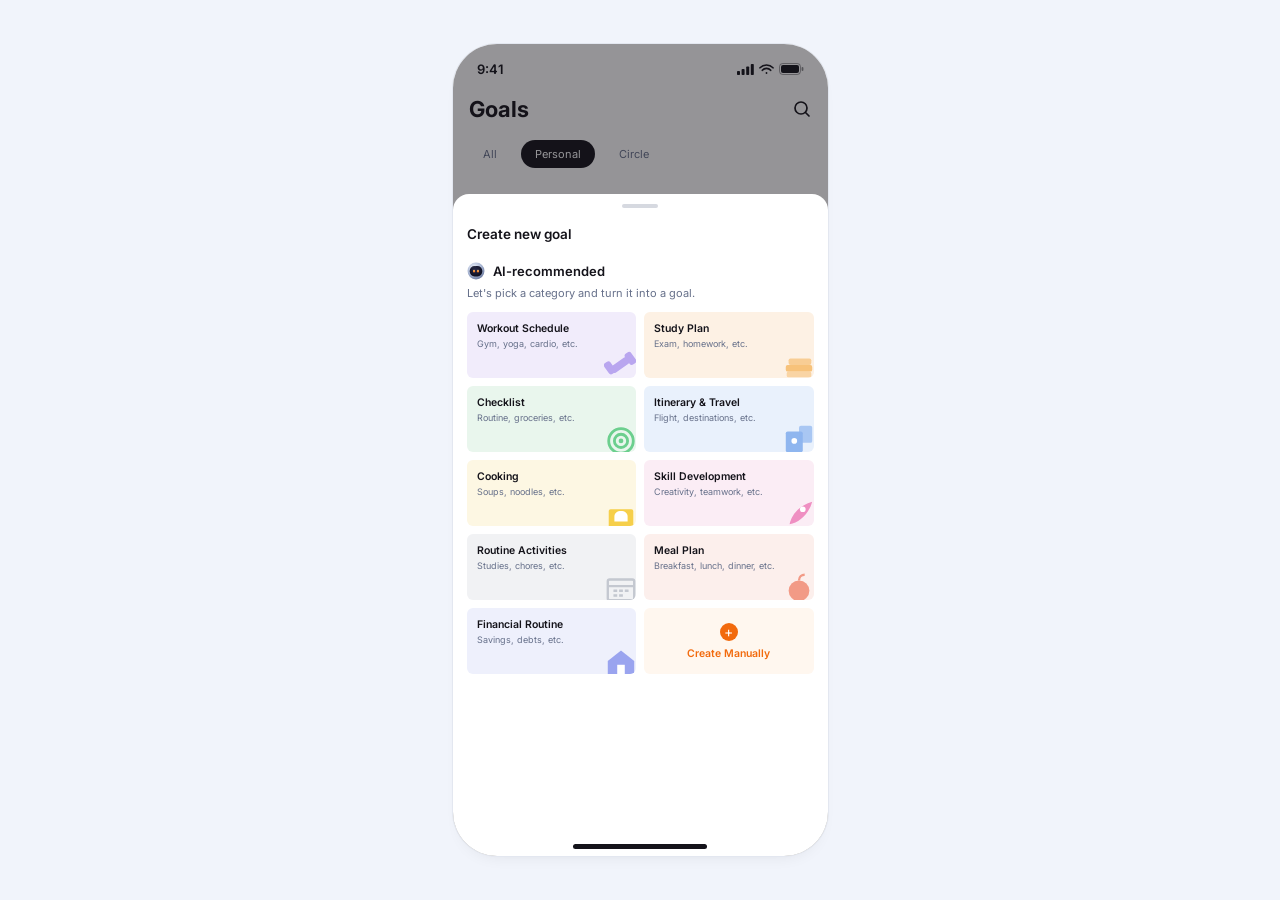
<file: qubio-goal-builder.html>
<!doctype html><html><head><meta charset=utf8><meta name=viewport content="width=device-width,initial-scale=1,viewport-fit=cover"><style>:root{color-scheme:light;box-sizing:border-box;padding-top:env(safe-area-inset-top,0px);padding-bottom:env(safe-area-inset-bottom,0px)}html{scroll-padding-top:env(safe-area-inset-top,0px)}body{margin:0;padding:0;font:14px -apple-system,BlinkMacSystemFont,sans-serif;background:#faf9f5;color:#141413}img{max-width:100%}[hidden]:not([hidden=until-found i]){display:none!important}.controls { display: none !important; }
</style></head><body>
<title>Qubio Goal Builder</title>
<link rel="preconnect" href="https://fonts.googleapis.com">
<link rel="preconnect" href="https://fonts.gstatic.com" crossorigin>
<link rel="stylesheet" href="https://fonts.googleapis.com/css2?family=Inter:wght@400;500;600;700&display=swap">
<style>
/* Layout: one phone prototype on a dark stage. Goals sheet -> splash -> question cards (book-flip between cards) -> generating -> error/refresh -> plan result.
   Single committed look matching the user's screens: white UI, gray desk, paper card with rings, orange accent. */
:root {
  color-scheme: light;
  --ground: #F1F4FB; --phone: #ffffff; --ink: #14131a; --muted: #66708a; --faint: #a8adb9;
  --orange: #f26a0d; --orange-soft: #ffeadb; --line: #e3e5ea; --soft: #f3f5f8; --desk: #eeeef0;
  --primary: #111827; --red: #e0321f;
  --stage-text: #5f6472; --stage-btn: #ffffff; --stage-btn-line: #dfe2e8;
  --font: "Inter", -apple-system, "SF Pro Text", "Segoe UI", Roboto, sans-serif;
}
html, body { height: 100%; overflow: hidden; }
body { background: var(--ground); color: var(--stage-text); font-family: var(--font); display: grid; place-items: center; padding-block: 14px; padding-inline: 14px; box-sizing: border-box; }
.stage { display: flex; flex-direction: column; align-items: center; gap: 14px; width: 100%; min-width: 0; }
.phone-wrap { position: relative; flex: none; }
.phone { position: absolute; left: 0; top: 0; width: 375px; height: 812px; transform-origin: top left; background: var(--phone); color: var(--ink); overflow: hidden; border-radius: 44px; box-shadow: 0 0 0 1px #e3e7f0, 0 8px 20px -14px rgba(23,21,18,.16); }
.status { position: absolute; z-index: 70; top: 0; left: 0; right: 0; height: 44px; display: flex; justify-content: space-between; align-items: center; padding: 6px 24px 0; box-sizing: border-box; font-size: 13px; font-weight: 600; background: transparent; pointer-events: none; }
.status .icons { display: flex; gap: 5px; align-items: center; }
.status svg { display: block; }
.home { position: absolute; z-index: 80; bottom: 7px; left: 50%; width: 134px; height: 5px; margin-left: -67px; border-radius: 3px; background: var(--ink); }

.scr { position: absolute; inset: 0; background: var(--phone); transition: opacity .45s ease; }
.scr.off { opacity: 0; pointer-events: none; }

/* robot */
.robot svg { display: block; width: 100%; height: 100%; }
.robot .head { animation: float 3.4s ease-in-out infinite; }
.robot .shadow { height: 6px; margin: 8px auto 0; border-radius: 50%; background: #14131a; opacity: .12; animation: shadow 3.4s ease-in-out infinite; }
.robot.flat .head { animation: none; } .robot.flat .shadow { display: none; }
.eyes { transform-box: fill-box; transform-origin: center; animation: blink 4.2s infinite; transition: opacity .25s; }
.sad { opacity: 0; transition: opacity .25s; }
.robot.crying .eyes { opacity: 0; animation: none; }
.robot.crying .sad { opacity: 1; }
.robot.crying .tear { transform-box: fill-box; transform-origin: top; animation: tear 1.6s ease-in infinite; }

/* 1. goals + sheet */
.g-top { padding: 52px 16px 0; }
.g-top .row { display: flex; justify-content: space-between; align-items: center; }
.g-top h1 { margin: 0; font-size: 22px; font-weight: 700; }
.g-tabs { display: flex; gap: 10px; margin-top: 18px; }
.g-tabs span { padding: 7px 14px; border-radius: 99px; font-size: 11px; color: var(--muted); }
.g-tabs span.on { background: var(--ink); color: #fff; }
.g-dim { position: absolute; inset: 0; background: rgba(20,19,26,.45); opacity: 0; transition: opacity .35s; }
.g-dim.on { opacity: 1; }
.sheet { position: absolute; left: 0; right: 0; bottom: 0; top: 150px; background: var(--phone); border-radius: 16px 16px 0 0; padding: 10px 14px 30px; transform: translateY(100%); transition: transform .45s cubic-bezier(.3,.7,.2,1); overflow: hidden; }
.sheet.on { transform: none; }
.sheet .grab { width: 36px; height: 4px; border-radius: 2px; background: #d6d9e0; margin: 0 auto; }
.sheet h2 { margin: 18px 0 0; font-size: 13.5px; font-weight: 600; }
.ai { display: flex; align-items: center; gap: 8px; margin-top: 20px; font-size: 13px; font-weight: 600; }
.ai .av { width: 18px; height: 18px; }
.sheet .sub { margin: 6px 0 0; font-size: 11px; color: var(--muted); }
.cats { display: grid; grid-template-columns: 1fr 1fr; gap: 8px; margin-top: 12px; }
.cat { position: relative; height: 66px; border-radius: 6px; padding: 10px; box-sizing: border-box; overflow: hidden; transition: transform .15s; background-image: radial-gradient(rgba(20,19,26,.05) 1px, transparent 1px); background-size: 6px 6px; }
.cat b { display: block; font-size: 10.5px; font-weight: 600; position: relative; }
.cat small { display: block; margin-top: 3px; font-size: 9px; color: var(--muted); position: relative; }
.cat .ill { position: absolute; right: -2px; bottom: -4px; width: 34px; height: 34px; }
.cat.manual { background: #fff7ef; display: flex; flex-direction: column; align-items: center; justify-content: center; gap: 6px; }
.cat.manual b { color: var(--orange); }
.plus { width: 18px; height: 18px; border-radius: 50%; background: var(--orange); color: #fff; display: grid; place-items: center; font-size: 14px; line-height: 1; }
.cat.press { transform: scale(.95); }

/* 2. splash */
.splash { display: flex; flex-direction: column; align-items: center; justify-content: center; text-align: center; padding: 0 30px 40px; }
.splash .robot { width: 70px; }
.splash .robot .shadow { width: 42px; }
.splash h1 { margin: 22px 0 0; font-size: 14.5px; font-weight: 600; }
.splash p { margin: 10px 0 0; font-size: 12px; line-height: 1.5; color: var(--muted); }
.ldots { display: flex; gap: 6px; margin-top: 16px; }
.ldots i { width: 7px; height: 7px; border-radius: 50%; background: var(--orange); animation: bounce 1s ease-in-out infinite; }
.ldots i:nth-child(2) { animation-delay: .15s; } .ldots i:nth-child(3) { animation-delay: .3s; }
.o { color: var(--orange); }

/* 3. questions */
.q-head { position: absolute; top: 44px; left: 0; right: 0; height: 52px; display: flex; align-items: center; gap: 12px; padding: 0 16px; }
.q-head b { flex: 1; font-size: 13.5px; font-weight: 600; }
.q-head .close { color: var(--red); font-size: 12px; font-weight: 600; }
.desk { position: absolute; z-index: 0; top: 96px; left: 0; right: 0; bottom: 74px; background: var(--desk); padding: 26px 18px 30px; box-sizing: border-box; }
.deck { position: relative; height: 100%; perspective: 1400px; }
.deck::before, .deck::after { content: ""; position: absolute; border-radius: 0 0 16px 16px; }
.deck::before { left: 12px; right: 12px; bottom: -9px; height: 30px; background: #f6f6f8; box-shadow: 0 1px 2px rgba(0,0,0,.06); }
.deck::after { left: 26px; right: 26px; bottom: -17px; height: 30px; background: #e3e3e7; z-index: -1; }
.paper { position: absolute; inset: 0; z-index: 1; background: var(--phone); border: 1px solid #f7dcc0; border-radius: 18px; padding: 26px 18px 0; box-sizing: border-box; transform-style: preserve-3d; backface-visibility: hidden; }
.paper.hide { visibility: hidden; }
.paper.out { animation: throwLeft .75s cubic-bezier(.45,0,.7,.5) forwards; box-shadow: 0 18px 40px rgba(20,19,26,.18); transform-origin: left center; z-index: 3; }
.paper.in { animation: openRight .7s cubic-bezier(.2,.7,.25,1) both; transform-origin: right center; z-index: 2; }
.ring { position: absolute; top: -17px; width: 14px; height: 34px; }
.ring.l { left: 15px; } .ring.r { right: 15px; }
.paper .robot { width: 64px; margin: 0 auto; }
.paper .robot .shadow { width: 38px; }
.hint { margin: 16px 0 0; font-size: 10.5px; color: var(--muted); }
.paper h2 { margin: 6px 0 0; font-size: 14.5px; font-weight: 700; line-height: 1.4; }
.inp { margin-top: 18px; padding: 8px 4px; border-bottom: 1px solid var(--line); font-size: 12.5px; color: var(--faint); min-height: 18px; transition: border-color .25s; }
.inp.live { border-bottom-color: var(--orange); color: var(--ink); }
.helper { display: flex; align-items: center; gap: 6px; margin-top: 10px; font-size: 10.5px; color: var(--muted); }
.caret { display: inline-block; width: 1.5px; height: 14px; background: var(--orange); vertical-align: -2px; margin-left: 1px; animation: caret 1s steps(1) infinite; }
.opts { display: flex; flex-direction: column; gap: 8px; margin-top: 16px; }
.opt { display: flex; align-items: center; gap: 12px; padding: 11px 12px; border-radius: 6px; background: var(--soft); font-size: 12px; transition: background .2s; }
.rd, .cb { flex: none; width: 16px; height: 16px; box-sizing: border-box; border: 1.5px solid #d3d7df; background: #fff; transition: all .2s; }
.rd { border-radius: 50%; }
.cb { border-radius: 4px; position: relative; }
.opt.sel .rd { border: 5px solid var(--orange); box-shadow: 0 0 0 3px var(--orange-soft); }
.opt.sel .cb { background: var(--orange); border-color: var(--orange); }
.opt.sel .cb::after { content: ""; position: absolute; left: 4.5px; top: 1.5px; width: 4px; height: 8px; border: solid #fff; border-width: 0 1.8px 1.8px 0; transform: rotate(45deg); }
.opt.other { background: none; border-bottom: 1px solid var(--line); border-radius: 0; align-items: flex-start; padding: 8px 12px 10px; }
.opt.other.live { border-bottom-color: var(--orange); }
.opt.other .ot { line-height: 1.45; color: var(--faint); }
.opt.other.live .ot { color: var(--ink); }
.opt.press { transform: scale(.98); }
.q-foot { position: absolute; left: 0; right: 0; bottom: 0; height: 74px; padding: 12px 12px 20px; box-sizing: border-box; display: flex; align-items: center; justify-content: space-between; gap: 12px; background: var(--phone); }
.q-foot small { display: block; font-size: 10.5px; }
.q-foot .bar { margin-top: 8px; width: 112px; height: 4px; border-radius: 2px; background: var(--line); overflow: hidden; }
.q-foot .bar i { display: block; height: 100%; width: 0; background: var(--orange); transition: width .5s; }
.btn { width: 104px; height: 36px; border: 0; border-radius: 5px; background: var(--primary); color: #fff; font: 600 12.5px var(--font); transition: background .25s, color .25s, transform .15s; }
.btn.dis { background: #eef0f4; color: #b5bac5; }
.btn.press { transform: scale(.94); }

/* 4. generating */
.gen { display: flex; flex-direction: column; align-items: center; justify-content: center; padding: 0 28px 60px; }
.gen .robot { width: 64px; }
.gen .robot .shadow { width: 38px; }
.gen h1 { margin: 24px 0 0; font-size: 14px; font-weight: 600; text-align: center; }
.steps { list-style: none; margin: 22px 0 0; padding: 0; width: 100%; display: flex; flex-direction: column; gap: 14px; }
.steps li { display: flex; align-items: center; justify-content: space-between; font-size: 12px; color: #c9cdd6; transition: color .3s; }
.steps li.active, .steps li.done, .steps li.error { color: var(--ink); }
.steps .ic { width: 15px; height: 15px; display: grid; place-items: center; }
.steps .ic > * { display: none; }
.steps li.active .spin { display: block; } .steps li.done .ok { display: block; } .steps li.error .warn { display: block; }
.spin { width: 12px; height: 12px; border-radius: 50%; border: 2px solid var(--orange); border-right-color: transparent; animation: spin .8s linear infinite; }
.refresh { margin-top: 26px; display: inline-flex; align-items: center; gap: 7px; border: 0; background: none; color: var(--orange); font: 500 13px var(--font); padding: 8px 14px; border-radius: 99px; transition: opacity .3s, background .2s; }
.refresh.hid { opacity: 0; }
.refresh.press { background: var(--orange-soft); }

/* 5. result */
.r-head { position: absolute; top: 44px; left: 0; right: 0; height: 52px; display: flex; align-items: center; padding: 0 16px; background: var(--phone); z-index: 3; }
.r-scroll { position: absolute; top: 96px; left: 0; right: 0; bottom: 104px; background: var(--desk); overflow-y: auto; scrollbar-width: none; padding: 26px 18px 24px; box-sizing: border-box; }
.r-scroll::-webkit-scrollbar { display: none; }
.r-paper { position: relative; background: var(--phone); border: 1px solid #f7dcc0; border-radius: 18px; padding: 24px 18px 20px; }
.chip { display: inline-block; padding: 3px 8px; border-radius: 4px; background: #eef1f6; font-size: 9.5px; color: var(--muted); }
.r-paper h1 { margin: 10px 0 0; font-size: 16px; font-weight: 700; }
.tip { margin: 12px 0 0; font-size: 11.5px; line-height: 1.55; color: var(--muted); }
.r-paper ul { margin: 10px 0 0; padding-left: 18px; font-size: 11.5px; line-height: 1.55; }
.r-paper li + li { margin-top: 6px; }
.lbl { margin: 14px 0 0; font-size: 11.5px; font-weight: 600; }
.r-paper .plain { margin: 6px 0 0; font-size: 11.5px; }
.link { display: flex; align-items: center; gap: 12px; margin-top: 10px; padding: 8px 10px; background: var(--soft); border-radius: 6px; font-size: 10.5px; }
.link .g { width: 26px; height: 26px; border-radius: 4px; background: #e6e9ef; display: grid; place-items: center; }
.link small { display: block; color: var(--muted); font-size: 9.5px; margin-top: 2px; }
.ask { display: flex; align-items: center; gap: 8px; margin-top: 16px; font-size: 11.5px; font-weight: 600; }
.ask .av { width: 18px; height: 18px; }
.chg { display: inline-flex; align-items: center; gap: 7px; margin-top: 10px; padding: 7px 12px; border: 1px solid var(--line); border-radius: 6px; font-size: 11px; font-weight: 500; }
.hr { height: 1px; background: var(--line); margin: 18px 0 0; }
.tasks { display: flex; align-items: center; gap: 8px; margin-top: 8px; font-size: 11.5px; }
.week { margin: 16px 0 0; font-size: 11.5px; font-weight: 600; }
.tl { display: grid; grid-template-columns: 22px 1fr; gap: 10px; align-items: center; margin-top: 12px; }
.tl .dot { width: 18px; height: 18px; border-radius: 50%; border: 1.5px solid #d3d7df; box-sizing: border-box; }
.tl .dot.ok { border: 0; background: var(--orange); position: relative; }
.tl .dot.ok::after { content: ""; position: absolute; left: 6px; top: 3px; width: 4px; height: 8px; border: solid #fff; border-width: 0 1.8px 1.8px 0; transform: rotate(45deg); }
.tl .card { border: 1px solid var(--line); border-radius: 8px; padding: 10px 12px; font-size: 11px; line-height: 1.5; }
.tl .card small { display: block; font-size: 9.5px; color: var(--muted); margin-bottom: 4px; }
.tl .date { display: inline-flex; align-items: center; gap: 4px; margin-top: 6px; padding: 2px 6px; border-radius: 4px; background: #eef1f6; font-size: 9.5px; color: var(--muted); }

.r-foot { position: absolute; z-index: 4; left: 0; right: 0; bottom: 0; padding: 12px 14px 26px; background: var(--phone); box-shadow: 0 -1px 0 var(--line); }
.all { display: flex; align-items: center; gap: 8px; font-size: 11.5px; }
.all .box { width: 16px; height: 16px; border-radius: 50%; background: var(--orange); position: relative; }
.all .box::after { content: ""; position: absolute; left: 5.5px; top: 2.5px; width: 4px; height: 8px; border: solid #fff; border-width: 0 1.8px 1.8px 0; transform: rotate(45deg); }
.r-btns { display: grid; grid-template-columns: 1fr 1fr; gap: 10px; margin-top: 12px; }
.r-btns button { height: 38px; width: auto; border-radius: 6px; font: 600 12px var(--font); transition: transform .15s; }
.ghost { border: 1px solid var(--ink); background: var(--phone); color: var(--ink); }
.r-btns .press { transform: scale(.95); }
.tl + .tl { margin-top: 10px; }
.tap { position: absolute; z-index: 90; width: 38px; height: 38px; margin: -19px 0 0 -19px; border-radius: 50%; background: rgba(20,19,26,.22); pointer-events: none; animation: tap .5s ease-out forwards; }
.controls { display: flex; gap: 8px; align-items: center; flex-wrap: wrap; justify-content: center; }
.controls button { font: 600 12.5px var(--font); color: var(--stage-text); background: var(--stage-btn); border: 1px solid var(--stage-btn-line); border-radius: 99px; padding: 8px 16px; cursor: pointer; }
.controls button:hover { border-color: #4a4468; }
.controls .step { font-size: 12px; min-width: 120px; text-align: center; }
button:focus-visible { outline: 2px solid var(--orange); outline-offset: 2px; }

@keyframes throwLeft {
  0% { transform: none; }
  40% { transform: translateX(-30%) rotateY(22deg) rotate(-4deg); }
  100% { transform: translateX(-135%) rotateY(55deg) rotate(-12deg); }
}
@keyframes openRight {
  0% { transform: rotateY(-80deg); opacity: 0; }
  30% { opacity: 1; }
  100% { transform: none; opacity: 1; }
}
@keyframes float { 0%, 100% { transform: translateY(0); } 50% { transform: translateY(-5px); } }
@keyframes shadow { 0%, 100% { transform: scaleX(1); opacity: .12; } 50% { transform: scaleX(.85); opacity: .07; } }
@keyframes blink { 0%, 92%, 100% { transform: scaleY(1); } 95% { transform: scaleY(.1); } }
@keyframes bounce { 0%, 60%, 100% { transform: translateY(0); } 30% { transform: translateY(-5px); } }
@keyframes spin { to { transform: rotate(360deg); } }
@keyframes caret { 50% { opacity: 0; } }
@keyframes tear { 0% { transform: translateY(-2px) scale(.6); opacity: 0; } 25% { opacity: 1; transform: none; } 100% { transform: translateY(5px); opacity: 0; } }
@keyframes tap { from { transform: scale(.4); opacity: 1; } to { transform: scale(1.3); opacity: 0; } }
@media (prefers-reduced-motion: reduce) {
  .robot .head, .robot .shadow, .eyes { animation: none; }
  .paper.out { animation: none; visibility: hidden; } .paper.in { animation: none; }
}
</style>

<template id="robotTpl">
  <div class="head">
    <svg viewBox="0 0 100 100" aria-hidden="true">
      <defs>
        <radialGradient id="rimG" cx=".38" cy=".3" r=".8"><stop offset="0" stop-color="#eef2fb"/><stop offset=".55" stop-color="#a9b6d3"/><stop offset="1" stop-color="#5d6c93"/></radialGradient>
        <radialGradient id="faceG" cx=".45" cy=".35" r=".75"><stop offset="0" stop-color="#26294a"/><stop offset="1" stop-color="#0a0b18"/></radialGradient>
        <linearGradient id="glowG" x1="0" y1="0" x2="0" y2="1"><stop offset="0" stop-color="#ffc06a"/><stop offset="1" stop-color="#f26a0d"/></linearGradient>
      </defs>
      <circle cx="50" cy="50" r="47" fill="url(#rimG)"/>
      <rect x="15" y="22" width="70" height="58" rx="27" fill="url(#faceG)"/>
      <path d="M28 30c6-3.5 13-4.6 20-4.6" stroke="#ffffff" stroke-opacity=".16" stroke-width="2.6" stroke-linecap="round" fill="none"/>
      <g class="eyes"><ellipse cx="39" cy="51" rx="5.6" ry="8" fill="url(#glowG)"/><ellipse cx="61" cy="51" rx="5.6" ry="8" fill="url(#glowG)"/></g>
      <g class="sad"><path d="M32 47l11 3.5M68 47l-11 3.5" stroke="#e9edf7" stroke-width="3.2" stroke-linecap="round" fill="none"/><path class="tear" d="M62 56c-2.6 3.6-3.9 6-3.9 7.6a3.9 3.9 0 0 0 7.8 0c0-1.6-1.3-4-3.9-7.6z" fill="#f6a24a"/></g>
    </svg>
  </div>
  <div class="shadow"></div>
</template>

<div class="stage">
  <div class="phone-wrap" id="phoneWrap"><div class="phone" id="phone" aria-label="Qubio goal builder prototype">
    <div class="status">
      <span>9:41</span>
      <span class="icons" aria-hidden="true">
        <svg width="17" height="11" viewBox="0 0 17 11" fill="#14131a"><rect x="0" y="7" width="3" height="4" rx=".8"/><rect x="4.6" y="5" width="3" height="6" rx=".8"/><rect x="9.2" y="2.5" width="3" height="8.5" rx=".8"/><rect x="13.8" y="0" width="3" height="11" rx=".8"/></svg>
        <svg width="15" height="11" viewBox="0 0 15 11" fill="none" stroke="#14131a" stroke-width="1.6" stroke-linecap="round"><path d="M1 3.8a9 9 0 0 1 13 0"/><path d="M3.3 6.3a5.6 5.6 0 0 1 8.4 0"/><circle cx="7.5" cy="9" r=".9" fill="#14131a" stroke="none"/></svg>
        <svg width="25" height="12" viewBox="0 0 25 12" fill="none"><rect x=".5" y=".5" width="21" height="11" rx="3.2" stroke="#14131a" opacity=".4"/><rect x="2" y="2" width="18" height="8" rx="2" fill="#14131a"/><rect x="22.6" y="4" width="1.8" height="4" rx=".9" fill="#14131a" opacity=".5"/></svg>
      </span>
    </div>

    

    <!-- 1. Goals + create sheet -->
    <section class="scr" id="s-goals">
      <div class="g-top">
        <div class="row"><h1>Goals</h1><svg width="20" height="20" viewBox="0 0 20 20" fill="none" stroke="#14131a" stroke-width="1.7" stroke-linecap="round"><circle cx="9" cy="9" r="6"/><path d="M13.5 13.5 17 17"/></svg></div>
        <div class="g-tabs"><span>All</span><span class="on">Personal</span><span>Circle</span></div>
      </div>
      <div class="g-dim" id="gdim"></div>
      <div class="sheet" id="sheet">
        <div class="grab"></div>
        <h2>Create new goal</h2>
        <div class="ai"><div class="av robot flat" data-robot></div>AI-recommended</div>
        <p class="sub">Let's pick a category and turn it into a goal.</p>
        <div class="cats"><div class="cat" data-cat="0" style="background:#f1ecfb"><b>Workout Schedule</b><small>Gym, yoga, cardio, etc.</small><svg class="ill" viewBox="0 0 36 36" fill="#b9a6ef" style="color:#b9a6ef"><rect x="6" y="14" width="22" height="8" rx="3" transform="rotate(-35 17 18)"/><rect x="2" y="14" width="8" height="14" rx="3" transform="rotate(-35 6 21)"/><rect x="24" y="4" width="8" height="14" rx="3" transform="rotate(-35 28 11)"/></svg></div><div class="cat" data-cat="1" style="background:#fdf1e4"><b>Study Plan</b><small>Exam, homework, etc.</small><svg class="ill" viewBox="0 0 36 36" fill="#f7c27a" style="color:#f7c27a"><rect x="4" y="18" width="28" height="7" rx="2"/><rect x="7" y="11" width="24" height="7" rx="2" opacity=".75"/><rect x="5" y="25" width="26" height="6" rx="2" opacity=".6"/></svg></div><div class="cat" data-cat="2" style="background:#e9f6ed"><b>Checklist</b><small>Routine, groceries, etc.</small><svg class="ill" viewBox="0 0 36 36" fill="#6ccf8e" style="color:#6ccf8e"><circle cx="18" cy="20" r="13" fill="none" stroke="currentColor" stroke-width="3"/><circle cx="18" cy="20" r="7" fill="none" stroke="currentColor" stroke-width="3"/><circle cx="18" cy="20" r="2.5"/></svg></div><div class="cat" data-cat="3" style="background:#e9f1fc"><b>Itinerary & Travel</b><small>Flight, destinations, etc.</small><svg class="ill" viewBox="0 0 36 36" fill="#8fb6ef" style="color:#8fb6ef"><rect x="4" y="10" width="18" height="22" rx="2"/><rect x="18" y="4" width="14" height="18" rx="2" opacity=".7"/><circle cx="13" cy="20" r="3" fill="#fff"/></svg></div><div class="cat" data-cat="4" style="background:#fdf7e3"><b>Cooking</b><small>Soups, noodles, etc.</small><svg class="ill" viewBox="0 0 36 36" fill="#f6cf4a" style="color:#f6cf4a"><rect x="5" y="14" width="26" height="20" rx="2"/><path d="M11 22c0-4 3-6 7-6s7 2 7 6v5H11z" fill="#fff"/></svg></div><div class="cat" data-cat="5" style="background:#fbedf5"><b>Skill Development</b><small>Creativity, teamwork, etc.</small><svg class="ill" viewBox="0 0 36 36" fill="#ef8fc2" style="color:#ef8fc2"><path d="M8 30c2-10 10-20 24-24-4 14-14 22-24 24z"/><circle cx="22" cy="14" r="3" fill="#fff"/></svg></div><div class="cat" data-cat="6" style="background:#f1f2f4"><b>Routine Activities</b><small>Studies, chores, etc.</small><svg class="ill" viewBox="0 0 36 36" fill="#c4c8d0" style="color:#c4c8d0"><rect x="4" y="10" width="28" height="22" rx="2" fill="none" stroke="currentColor" stroke-width="2.5"/><path d="M4 17h28M10 22h4M16 22h4M22 22h4M10 27h4M16 27h4" stroke="currentColor" stroke-width="2.5"/></svg></div><div class="cat" data-cat="7" style="background:#fcefec"><b>Meal Plan</b><small>Breakfast, lunch, dinner, etc.</small><svg class="ill" viewBox="0 0 36 36" fill="#f29a86" style="color:#f29a86"><circle cx="18" cy="22" r="11"/><path d="M18 11c0-4 3-6 6-6" stroke="currentColor" stroke-width="2.5" fill="none"/></svg></div><div class="cat" data-cat="8" style="background:#eef0fc"><b>Financial Routine</b><small>Savings, debts, etc.</small><svg class="ill" viewBox="0 0 36 36" fill="#9aa4ef" style="color:#9aa4ef"><path d="M4 18 18 7l14 11v14H4z"/><rect x="14" y="22" width="8" height="10" fill="#fff"/></svg></div><div class="cat manual"><span class="plus">+</span><b>Create Manually</b></div></div>
      </div>
    </section>

    <!-- 2. Splash -->
    <section class="scr splash off" id="s-splash">
      <div class="robot" data-robot></div>
      <h1>Hi Margaret, I'm <span class="o">Qubio</span></h1>
      <p>Set your goal with quick questions! Don't worry, your information is safe and stays private.</p>
      <div class="ldots"><i></i><i></i><i></i></div>
    </section>

    <!-- 3. Questions -->
    <section class="scr off" id="s-q">
      <div class="q-head">
        <svg width="18" height="18" viewBox="0 0 18 18" fill="none" stroke="#14131a" stroke-width="1.7" stroke-linecap="round" stroke-linejoin="round"><path d="M15 9H3M8 4 3 9l5 5"/></svg>
        <b>Workout schedule</b><span class="close">Close</span>
      </div>
      <div class="desk"><div class="deck" id="deck">
        <div class="paper" id="p0"><svg class="ring l" viewBox="0 0 14 34" aria-hidden="true"><circle cx="7" cy="7" r="6.4" fill="#57483a"/><circle cx="7" cy="27" r="6.4" fill="#57483a"/><rect x="5" y="7" width="4" height="20" rx="2" fill="#f6c27e"/></svg><svg class="ring r" viewBox="0 0 14 34" aria-hidden="true"><circle cx="7" cy="7" r="6.4" fill="#57483a"/><circle cx="7" cy="27" r="6.4" fill="#57483a"/><rect x="5" y="7" width="4" height="20" rx="2" fill="#f6c27e"/></svg><div class="robot" data-robot></div>
          <p class="hint">It's time to drop your answer</p><h2>May I know your weight?</h2>
          <div class="inp" id="w">e.g. 50 kg</div>
          <div class="helper"><svg width="12" height="12" viewBox="0 0 12 12" fill="none" stroke="#f26a0d" stroke-width="1.2"><circle cx="6" cy="6" r="5"/><path d="M6 5.5V8.5" stroke-linecap="round"/><circle cx="6" cy="3.7" r=".5" fill="#f26a0d"/></svg>Enter your current or target weight</div>
        </div>
        <div class="paper hide" id="p1"><svg class="ring l" viewBox="0 0 14 34" aria-hidden="true"><circle cx="7" cy="7" r="6.4" fill="#57483a"/><circle cx="7" cy="27" r="6.4" fill="#57483a"/><rect x="5" y="7" width="4" height="20" rx="2" fill="#f6c27e"/></svg><svg class="ring r" viewBox="0 0 14 34" aria-hidden="true"><circle cx="7" cy="7" r="6.4" fill="#57483a"/><circle cx="7" cy="27" r="6.4" fill="#57483a"/><rect x="5" y="7" width="4" height="20" rx="2" fill="#f6c27e"/></svg><div class="robot" data-robot></div>
          <p class="hint">Pick one that fits you best</p><h2>What's your height?</h2>
          <div class="opts"><div class="opt" data-v="1"><span class="rd"></span>&lt;152 cm</div><div class="opt" data-v="2"><span class="rd"></span>152-163 cm</div><div class="opt" data-v="3"><span class="rd"></span>164-175 cm</div><div class="opt" data-v="4"><span class="rd"></span>176-183 cm</div><div class="opt" data-v="5"><span class="rd"></span>&gt; 183 cm</div></div>
        </div>
        <div class="paper hide" id="p2"><svg class="ring l" viewBox="0 0 14 34" aria-hidden="true"><circle cx="7" cy="7" r="6.4" fill="#57483a"/><circle cx="7" cy="27" r="6.4" fill="#57483a"/><rect x="5" y="7" width="4" height="20" rx="2" fill="#f6c27e"/></svg><svg class="ring r" viewBox="0 0 14 34" aria-hidden="true"><circle cx="7" cy="7" r="6.4" fill="#57483a"/><circle cx="7" cy="27" r="6.4" fill="#57483a"/><rect x="5" y="7" width="4" height="20" rx="2" fill="#f6c27e"/></svg><div class="robot" data-robot></div>
          <p class="hint">Pick as many as you want</p><h2>What types of exercises do you usually do?</h2>
          <div class="opts"><div class="opt" data-v="1"><span class="cb"></span>Walking / Jogging / Running</div><div class="opt" data-v="2"><span class="cb"></span>Cycling / Swimming</div><div class="opt" data-v="3"><span class="cb"></span>Strength training / HIIT</div><div class="opt" data-v="4"><span class="cb"></span>Yoga / Pilates</div><div class="opt other" id="other"><span class="cb"></span><span class="ot" id="ot">Others, type here...</span></div></div>
        </div>
        <div class="paper hide" id="p3"><svg class="ring l" viewBox="0 0 14 34" aria-hidden="true"><circle cx="7" cy="7" r="6.4" fill="#57483a"/><circle cx="7" cy="27" r="6.4" fill="#57483a"/><rect x="5" y="7" width="4" height="20" rx="2" fill="#f6c27e"/></svg><svg class="ring r" viewBox="0 0 14 34" aria-hidden="true"><circle cx="7" cy="7" r="6.4" fill="#57483a"/><circle cx="7" cy="27" r="6.4" fill="#57483a"/><rect x="5" y="7" width="4" height="20" rx="2" fill="#f6c27e"/></svg><div class="robot" data-robot></div>
          <p class="hint">Pick one that fits you</p><h2>What is the duration target for your workout routine?</h2>
          <div class="opts"><div class="opt" data-v="1"><span class="rd"></span>1 Week</div><div class="opt" data-v="2"><span class="rd"></span>2 Weeks</div><div class="opt" data-v="3"><span class="rd"></span>1 Month</div><div class="opt" data-v="4"><span class="rd"></span>3 Month</div></div>
        </div>
      </div></div>
      <div class="q-foot">
        <div><small id="qcount">1 out of 12 questions</small><div class="bar"><i id="qbar"></i></div></div>
        <button class="btn dis" id="qbtn" type="button" tabindex="-1">Next</button>
      </div>
    </section>

    <!-- 4. Generating -->
    <section class="scr gen off" id="s-gen">
      <div class="robot" id="genRobot" data-robot></div>
      <h1 id="genTitle">Creating your personalized goal plan...</h1>
      <ul class="steps" id="steps">
        <li>Evaluating your answers and selections<span class="ic"></span></li>
        <li>Matching data to your choices<span class="ic"></span></li>
        <li>Generating a plan that fits you<span class="ic"></span></li>
      </ul>
      <button class="refresh hid" id="refresh" type="button" tabindex="-1"><svg width="15" height="15" viewBox="0 0 16 16" fill="none" stroke="currentColor" stroke-width="1.7" stroke-linecap="round" stroke-linejoin="round"><path d="M13.5 6.5A5.6 5.6 0 0 0 3.2 5"/><path d="M3 2v3.2h3.2"/><path d="M2.5 9.5A5.6 5.6 0 0 0 12.8 11"/><path d="M13 14v-3.2H9.8"/></svg>Refresh</button>
    </section>

    <!-- 5. Result -->
    <section class="scr off" id="s-res">
      <div class="r-head"><svg width="18" height="18" viewBox="0 0 18 18" fill="none" stroke="#14131a" stroke-width="1.7" stroke-linecap="round" stroke-linejoin="round"><path d="M15 9H3M8 4 3 9l5 5"/></svg></div>
      <div class="r-scroll" id="rscroll">
        <div class="r-paper"><svg class="ring l" viewBox="0 0 14 34" aria-hidden="true"><circle cx="7" cy="7" r="6.4" fill="#57483a"/><circle cx="7" cy="27" r="6.4" fill="#57483a"/><rect x="5" y="7" width="4" height="20" rx="2" fill="#f6c27e"/></svg><svg class="ring r" viewBox="0 0 14 34" aria-hidden="true"><circle cx="7" cy="7" r="6.4" fill="#57483a"/><circle cx="7" cy="27" r="6.4" fill="#57483a"/><rect x="5" y="7" width="4" height="20" rx="2" fill="#f6c27e"/></svg>
          <span class="chip">Workout schedule</span>
          <h1>Morning Workout Plan</h1>
          <p class="tip">Qubio Tips: Build an energizing and efficient workout routine.</p>
          <ul><li><b>Goals:</b> Boost energy and maximize efficiency to stay fit and active every day.</li><li><b>Motivation:</b> Stay fit and improve health without wasting time.</li></ul>
          <p class="lbl">Resource:</p><p class="plain">www.youtube.com</p>
          <div class="link"><span class="g"><svg width="13" height="13" viewBox="0 0 14 14" fill="none" stroke="#14131a" stroke-width="1.3"><circle cx="7" cy="7" r="5.5"/><path d="M1.5 7h11M7 1.5c2 2.2 2 8.8 0 11M7 1.5c-2 2.2-2 8.8 0 11"/></svg></span><div>Good Morning Workout<small>youtube.com</small></div></div>
          <div class="ask"><div class="av robot flat" data-robot></div>Do you need some changes?</div>
          <span class="chg"><svg width="12" height="12" viewBox="0 0 14 14" fill="none" stroke="#14131a" stroke-width="1.3" stroke-linejoin="round"><path d="M9.5 2 12 4.5 5 11.5 2 12l.5-3z"/></svg>Change Answer</span>
          <div class="hr"></div>
          <p class="lbl">Task</p>
          <div class="tasks"><svg width="14" height="14" viewBox="0 0 16 16" fill="none" stroke="#14131a" stroke-width="1.4" stroke-linecap="round"><path d="m1.5 3.5 1 1 2-2M1.5 8.5l1 1 2-2M7 3.5h7.5M7 8.5h7.5M7 13h7.5"/></svg>40 tasks</div>
          <p class="week">Week 1</p>
<div class="tl"><span class="dot ok"></span><div class="card"><small>06:30 AM</small>Stay Hydrated: Minumlah cukup air setiap hari untuk menjaga kesehatan dan kelembutan kulitmu.<div><span class="date"><svg width="10" height="10" viewBox="0 0 14 14" fill="none" stroke="currentColor" stroke-width="1.5"><rect x="1.5" y="2.5" width="11" height="10" rx="1.5"/><path d="M1.5 6h11M4.5 1v3M9.5 1v3" stroke-linecap="round"/></svg>17 May 2025</span></div></div></div><div class="tl"><span class="dot ok"></span><div class="card"><small>06:30 AM</small>Stay Hydrated: Minumlah cukup air setiap hari untuk menjaga kesehatan dan kelembutan kulitmu.<div><span class="date"><svg width="10" height="10" viewBox="0 0 14 14" fill="none" stroke="currentColor" stroke-width="1.5"><rect x="1.5" y="2.5" width="11" height="10" rx="1.5"/><path d="M1.5 6h11M4.5 1v3M9.5 1v3" stroke-linecap="round"/></svg>17 May 2025</span></div></div></div><div class="tl"><span class="dot ok"></span><div class="card"><small>06:30 AM</small>Stay Hydrated: Minumlah cukup air setiap hari untuk menjaga kesehatan dan kelembutan kulitmu.<div><span class="date"><svg width="10" height="10" viewBox="0 0 14 14" fill="none" stroke="currentColor" stroke-width="1.5"><rect x="1.5" y="2.5" width="11" height="10" rx="1.5"/><path d="M1.5 6h11M4.5 1v3M9.5 1v3" stroke-linecap="round"/></svg>17 May 2025</span></div></div></div><div class="tl"><span class="dot ok"></span><div class="card"><small>06:30 AM</small>Stay Hydrated: Minumlah cukup air setiap hari untuk menjaga kesehatan dan kelembutan kulitmu.<div><span class="date"><svg width="10" height="10" viewBox="0 0 14 14" fill="none" stroke="currentColor" stroke-width="1.5"><rect x="1.5" y="2.5" width="11" height="10" rx="1.5"/><path d="M1.5 6h11M4.5 1v3M9.5 1v3" stroke-linecap="round"/></svg>17 May 2025</span></div></div></div><p class="week">Week 2</p><div class="tl"><span class="dot ok"></span><div class="card"><small>06:30 AM</small>Stay Hydrated: Minumlah cukup air setiap hari untuk menjaga kesehatan dan kelembutan kulitmu.<div><span class="date"><svg width="10" height="10" viewBox="0 0 14 14" fill="none" stroke="currentColor" stroke-width="1.5"><rect x="1.5" y="2.5" width="11" height="10" rx="1.5"/><path d="M1.5 6h11M4.5 1v3M9.5 1v3" stroke-linecap="round"/></svg>17 May 2025</span></div></div></div><div class="tl"><span class="dot ok"></span><div class="card"><small>06:30 AM</small>Stay Hydrated: Minumlah cukup air setiap hari untuk menjaga kesehatan dan kelembutan kulitmu.<div><span class="date"><svg width="10" height="10" viewBox="0 0 14 14" fill="none" stroke="currentColor" stroke-width="1.5"><rect x="1.5" y="2.5" width="11" height="10" rx="1.5"/><path d="M1.5 6h11M4.5 1v3M9.5 1v3" stroke-linecap="round"/></svg>17 May 2025</span></div></div></div><div class="tl"><span class="dot ok"></span><div class="card"><small>06:30 AM</small>Stay Hydrated: Minumlah cukup air setiap hari untuk menjaga kesehatan dan kelembutan kulitmu.<div><span class="date"><svg width="10" height="10" viewBox="0 0 14 14" fill="none" stroke="currentColor" stroke-width="1.5"><rect x="1.5" y="2.5" width="11" height="10" rx="1.5"/><path d="M1.5 6h11M4.5 1v3M9.5 1v3" stroke-linecap="round"/></svg>17 May 2025</span></div></div></div><div class="tl"><span class="dot ok"></span><div class="card"><small>06:30 AM</small>Stay Hydrated: Minumlah cukup air setiap hari untuk menjaga kesehatan dan kelembutan kulitmu.<div><span class="date"><svg width="10" height="10" viewBox="0 0 14 14" fill="none" stroke="currentColor" stroke-width="1.5"><rect x="1.5" y="2.5" width="11" height="10" rx="1.5"/><path d="M1.5 6h11M4.5 1v3M9.5 1v3" stroke-linecap="round"/></svg>17 May 2025</span></div></div></div>
        </div>
      </div>
      <div class="r-foot">
        <label class="all"><span class="box"></span>Select All Tasks</label>
        <div class="r-btns"><button class="ghost" id="regenTask" type="button" tabindex="-1">Regenerate Task</button><button class="btn" id="addGoal" type="button" tabindex="-1">Add as Goal</button></div>
      </div>
    </section>

    <div class="home"></div>
  </div></div>
  <div class="controls">
    <button type="button" id="restart">Ulangi</button>
    <span class="step" id="lbl">Create new goal</span>
    <button type="button" id="pause">Jeda</button>
  </div>
</div>

<script>
(function () {
  var $ = function (id) { return document.getElementById(id); };
  var Q = function (s, r) { return Array.prototype.slice.call((r || document).querySelectorAll(s)); };
  var tpl = $("robotTpl");
  Q("[data-robot]").forEach(function (host, n) {
    var node = tpl.content.cloneNode(true);
    node.querySelectorAll("[id]").forEach(function (el) { el.id = el.id + n; });
    node.querySelectorAll("[fill^='url(#']").forEach(function (el) { el.setAttribute("fill", el.getAttribute("fill").replace(/\)$/, n + ")")); });
    host.appendChild(node);
  });
  var ICONS = '<span class="spin"></span><svg class="ok" width="15" height="15" viewBox="0 0 16 16"><circle cx="8" cy="8" r="8" fill="#f26a0d"/><path d="M4.6 8.2l2.3 2.2 4.5-4.6" stroke="#fff" stroke-width="1.7" fill="none" stroke-linecap="round" stroke-linejoin="round"/></svg><svg class="warn" width="15" height="15" viewBox="0 0 16 16"><path d="M8 1.2 15.2 14H.8z" fill="#e0321f" stroke="#e0321f" stroke-width="1.4" stroke-linejoin="round"/><path d="M8 6v3.6" stroke="#fff" stroke-width="1.6" stroke-linecap="round"/><circle cx="8" cy="11.8" r=".95" fill="#fff"/></svg>';
  Q("#steps .ic").forEach(function (ic) { ic.innerHTML = ICONS; });

  var phone = $("phone"), lbl = $("lbl"), screens = ["s-goals", "s-splash", "s-q", "s-gen", "s-res"];
  var papers = [$("p0"), $("p1"), $("p2"), $("p3")], qbtn = $("qbtn"), qcount = $("qcount"), qbar = $("qbar");
  var steps = Q("#steps li"), genRobot = $("genRobot"), refresh = $("refresh"), rscroll = $("rscroll");

  var token = 0, paused = false, CANCEL = {};
  function wait(ms) {
    var my = token, t = 0;
    return new Promise(function (resolve, reject) {
      (function tick() {
        if (my !== token) return reject(CANCEL);
        if (t >= ms) return resolve();
        setTimeout(function () { if (!paused) t += 30; tick(); }, 30);
      })();
    });
  }
  function scrollTo(el, target, ms) {
    var my = token, from = el.scrollTop, t = 0, last = performance.now();
    return new Promise(function (resolve, reject) {
      function frame(now) {
        if (my !== token) return reject(CANCEL);
        if (!paused) t += now - last; last = now;
        var p = Math.min(1, t / ms), e = p < .5 ? 2 * p * p : 1 - Math.pow(-2 * p + 2, 2) / 2;
        el.scrollTop = from + (target - from) * e;
        if (p < 1) requestAnimationFrame(frame); else resolve();
      }
      requestAnimationFrame(frame);
    });
  }
  function tapAt(el) {
    var p = phone.getBoundingClientRect(), r = el.getBoundingClientRect(), k = p.width / phone.offsetWidth;
    var d = document.createElement("span"); d.className = "tap";
    d.style.left = ((r.left - p.left + r.width / 2) / k) + "px";
    d.style.top = ((r.top - p.top + r.height / 2) / k) + "px";
    phone.appendChild(d); setTimeout(function () { d.remove(); }, 600);
  }
  async function press(el) { tapAt(el); el.classList.add("press"); await wait(200); el.classList.remove("press"); }
  function show(id) { screens.forEach(function (s) { $(s).classList.toggle("off", s !== id); }); }
  function setFoot(n, label, enabled) {
    qcount.textContent = n + " out of 12 questions";
    qbar.style.width = (n / 12 * 100) + "%";
    qbtn.textContent = label; qbtn.classList.toggle("dis", !enabled);
  }
  function typeInto(el, text, cls) {
    el.classList.add(cls || "live"); el.innerHTML = "";
    el.appendChild(document.createTextNode(text));
    var c = document.createElement("span"); c.className = "caret"; el.appendChild(c);
  }
  async function typeText(el, text, speed, holder) {
    for (var i = 1; i <= text.length; i++) { typeInto(holder || el, text.slice(0, i)); await wait(speed); }
    var c = (holder || el).querySelector(".caret"); if (c) c.remove();
  }
  async function flip(from, to) {
    var a = papers[from], b = papers[to];
    a.classList.add("out");
    await wait(220);
    b.classList.remove("hide"); b.classList.add("in");
    await wait(650);
    a.classList.remove("out"); a.classList.add("hide");
    b.classList.remove("in");
  }

  function reset() {
    token++; paused = false; $("pause").textContent = "Jeda";
    show("s-goals");
    $("gdim").classList.remove("on"); $("sheet").classList.remove("on");
    papers.forEach(function (p, i) { p.className = "paper" + (i ? " hide" : ""); });
    var w = $("w"); w.className = "inp"; w.textContent = "e.g. 50 kg";
    Q(".opt").forEach(function (o) { o.classList.remove("sel"); });
    var ot = $("ot"); ot.textContent = "Others, type here..."; $("other").classList.remove("live");
    setFoot(1, "Next", false);
    steps.forEach(function (li) { li.className = ""; });
    genRobot.className = "robot"; refresh.classList.add("hid");
    $("genTitle").textContent = "Creating your personalized goal plan...";
    rscroll.scrollTop = 0;
    lbl.textContent = "Create new goal";
  }
  async function pick(sel) { var o = $("deck").querySelector(sel); await press(o); o.classList.add("sel"); }

  async function run() {
    reset();
    try {
      await wait(700);
      $("gdim").classList.add("on"); $("sheet").classList.add("on");
      await wait(2000);
      await press(Q('.cat[data-cat="0"]')[0]);
      await wait(250);
      // splash
      show("s-splash"); lbl.textContent = "Splash";
      await wait(2600);
      // Q1 weight
      show("s-q"); lbl.textContent = "Question 1";
      await wait(1300);
      tapAt($("w")); await wait(250);
      typeInto($("w"), ""); await wait(300);
      await typeText($("w"), "58 kg", 130);
      setFoot(1, "Next", true);
      await wait(800);
      await press(qbtn);
      setFoot(2, "Next", false);
      await flip(0, 1); lbl.textContent = "Question 2";
      // Q2 height
      await wait(1100);
      await pick('#p1 .opt[data-v="3"]');
      setFoot(2, "Next", true);
      await wait(900);
      await press(qbtn);
      setFoot(3, "Next", false);
      await flip(1, 2); lbl.textContent = "Question 3";
      // Q3 exercises
      await wait(1000);
      await pick('#p2 .opt[data-v="3"]'); setFoot(3, "Next", true); await wait(450);
      await pick('#p2 .opt[data-v="4"]'); await wait(450);
      await press($("other")); $("other").classList.add("sel"); $("other").classList.add("live");
      await wait(200);
      await typeText(null, "Voli, Sepak bola, padel", 60, $("ot"));
      await wait(900);
      await press(qbtn);
      setFoot(12, "Generate", false);
      await flip(2, 3); lbl.textContent = "Question 12";
      // Q12 duration
      await wait(1100);
      await pick('#p3 .opt[data-v="1"]');
      setFoot(12, "Generate", true);
      await wait(1000);
      await press(qbtn);
      // generating
      show("s-gen"); lbl.textContent = "Generating";
      await wait(700);
      steps[0].className = "active"; await wait(1100); steps[0].className = "done";
      steps[1].className = "active"; await wait(1100); steps[1].className = "done";
      steps[2].className = "active"; await wait(1300);
      // error
      steps[2].className = "error"; genRobot.className = "robot crying";
      $("genTitle").textContent = "Sorry, something went wrong";
      refresh.classList.remove("hid"); lbl.textContent = "Error";
      await wait(2200);
      await press(refresh);
      refresh.classList.add("hid"); genRobot.className = "robot";
      $("genTitle").textContent = "Creating your personalized goal plan...";
      steps[2].className = "active"; lbl.textContent = "Retry";
      await wait(1400); steps[2].className = "done";
      await wait(700);
      // result
      show("s-res"); lbl.textContent = "Result";
      await wait(1800);
      await scrollTo(rscroll, rscroll.scrollHeight - rscroll.clientHeight, 6000);
      await wait(1400);
      await press($("addGoal"));
      await wait(900);
      await scrollTo(rscroll, 0, 1100);
      await wait(1500);
      run();
    } catch (e) { if (e !== CANCEL) throw e; }
  }
  rscroll.addEventListener("wheel", function () { token++; lbl.textContent = "Manual"; }, { passive: true });
  rscroll.addEventListener("touchstart", function () { token++; lbl.textContent = "Manual"; }, { passive: true });
  $("restart").addEventListener("click", run);
  $("pause").addEventListener("click", function () { paused = !paused; this.textContent = paused ? "Lanjut" : "Jeda"; });
  run();
})();
(function () {
  var wrap = document.getElementById("phoneWrap"), ph = document.getElementById("phone");
  function fit() {
    var cs = getComputedStyle(document.body);
    var padX = parseFloat(cs.paddingLeft) * 2, padY = parseFloat(cs.paddingTop) * 2;
    var k = Math.min((window.innerHeight - padY) / 812, (window.innerWidth - padX) / 375, 1);
    if (k < 0.2) k = 0.2;
    ph.style.transform = "scale(" + k + ")";
    wrap.style.width = (375 * k) + "px";
    wrap.style.height = (812 * k) + "px";
  }
  window.addEventListener("resize", fit);
  fit();
})();
</script>

</body></html>
</file>
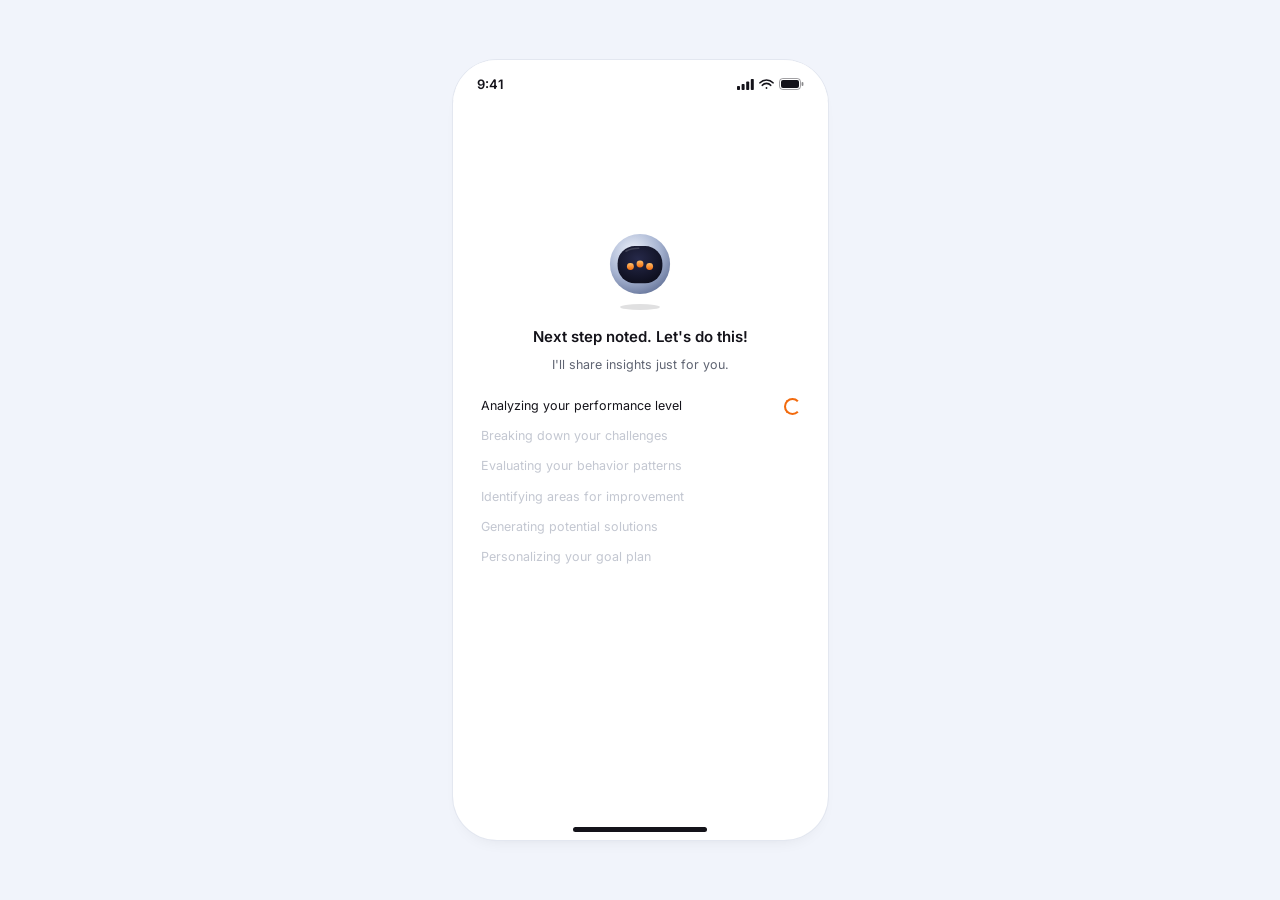
<file: qubio-results.html>
<!doctype html><html><head><meta charset=utf8><meta name=viewport content="width=device-width,initial-scale=1,viewport-fit=cover"><style>:root{color-scheme:light;box-sizing:border-box;padding-top:env(safe-area-inset-top,0px);padding-bottom:env(safe-area-inset-bottom,0px)}html{scroll-padding-top:env(safe-area-inset-top,0px)}body{margin:0;padding:0;font:14px -apple-system,BlinkMacSystemFont,sans-serif;background:#faf9f5;color:#141413}img{max-width:100%}[hidden]:not([hidden=until-found i]){display:none!important}.controls { display: none !important; }
</style></head><body>
<title>Qubio Results</title>
<link rel="preconnect" href="https://fonts.googleapis.com">
<link rel="preconnect" href="https://fonts.gstatic.com" crossorigin>
<link rel="stylesheet" href="https://fonts.googleapis.com/css2?family=Inter:wght@400;500;600;700&display=swap">
<style>
/* Layout: one phone prototype on a dark stage. Screen A = analysis checklist (with error + refresh), screen B = scrollable result with sticky CTA.
   Single committed look matching the user's screens: white phone UI, orange accent, status colors for scores. */
:root {
  color-scheme: light;
  --ground: #F1F4FB;
  --phone: #ffffff;
  --ink: #14131a;
  --muted: #5f6472;
  --faint: #c3c7d1;
  --orange: #f26a0d;
  --orange-soft: #ffeadb;
  --card: #f7f8fa;
  --card-line: #eceef2;
  --rule: #e6e8ed;
  --green: #12b05a;
  --blue: #2f7de1;
  --red: #e0321f;
  --stage-text: #5f6472;
  --stage-btn: #ffffff;
  --stage-btn-line: #dfe2e8;
  --font: "Inter", -apple-system, "SF Pro Text", "Segoe UI", Roboto, sans-serif;
}
html, body { height: 100%; overflow: hidden; }
body { background: var(--ground); color: var(--stage-text); font-family: var(--font); display: grid; place-items: center; padding-block: 14px; padding-inline: 14px; box-sizing: border-box; }
.stage { display: flex; flex-direction: column; align-items: center; gap: 14px; width: 100%; min-width: 0; }

.phone-wrap { position: relative; flex: none; }
.phone { position: absolute; left: 0; top: 0; width: 375px; height: 780px; transform-origin: top left; background: var(--phone); color: var(--ink); overflow: hidden; border-radius: 44px; box-shadow: 0 0 0 1px #e3e7f0, 0 8px 20px -14px rgba(23,21,18,.16); }
.status { position: absolute; z-index: 5; top: 0; left: 0; right: 0; display: flex; justify-content: space-between; align-items: center; padding: 16px 24px 8px; font-size: 13px; font-weight: 600; background: var(--phone); }
.status .icons { display: flex; gap: 5px; align-items: center; }
.status svg { display: block; }
.home { position: absolute; z-index: 6; bottom: 8px; left: 50%; width: 134px; height: 5px; margin-left: -67px; border-radius: 3px; background: var(--ink); }

.screen { position: absolute; inset: 0; transition: opacity .5s ease, transform .5s ease; }
.screen.out { opacity: 0; pointer-events: none; }
#analysis.out { transform: translateY(-14px); }
#result.out { transform: translateY(24px); }

/* robot */
.robot svg { display: block; width: 100%; height: 100%; }
.robot .head { animation: float 3.4s ease-in-out infinite; }
.robot .shadow { height: 6px; margin: 8px auto 0; border-radius: 50%; background: #14131a; opacity: .13; animation: shadow 3.4s ease-in-out infinite; }
.eyes, .dots, .sad { transition: opacity .25s; }
.eyes { transform-box: fill-box; transform-origin: center; animation: blink 4.2s infinite; }
.dots, .sad { opacity: 0; }
.robot.thinking .eyes, .robot.crying .eyes { opacity: 0; animation: none; }
.robot.thinking .dots { opacity: 1; }
.robot.thinking .dots circle { transform-box: fill-box; transform-origin: center; animation: bounce 1s ease-in-out infinite; }
.robot.thinking .dots circle:nth-child(2) { animation-delay: .15s; }
.robot.thinking .dots circle:nth-child(3) { animation-delay: .3s; }
.robot.crying .sad { opacity: 1; }
.robot.crying .tear { transform-box: fill-box; transform-origin: top; animation: tear 1.6s ease-in infinite; }

/* screen A: analysis */
#analysis .robot { position: absolute; left: 50%; top: 27%; width: 64px; transform: translate(-50%, -50%); }
#analysis .robot .shadow { width: 40px; }
.an-copy { position: absolute; left: 0; right: 0; top: calc(27% + 56px); padding: 0 28px; text-align: center; }
.an-copy h1 { margin: 0; font-size: 15px; font-weight: 600; line-height: 1.35; }
.an-copy p { margin: 10px 0 0; font-size: 12.5px; color: var(--muted); }
.steps { list-style: none; margin: 26px 0 0; padding: 0; display: flex; flex-direction: column; gap: 14px; text-align: left; }
.steps li { display: flex; align-items: center; justify-content: space-between; gap: 12px; font-size: 12.5px; line-height: 1.3; color: var(--faint); transition: color .3s; }
.steps li.active, .steps li.done, .steps li.error { color: var(--ink); }
.steps .ic { width: 16px; height: 16px; flex: none; display: grid; place-items: center; }
.steps .ic > * { display: none; }
.steps li.active .spin { display: block; }
.steps li.done .ok { display: block; animation: pop .3s cubic-bezier(.2,.9,.3,1.3); }
.steps li.error .warn { display: block; animation: pop .3s cubic-bezier(.2,.9,.3,1.3); }
.spin { width: 13px; height: 13px; border-radius: 50%; border: 2px solid var(--orange); border-right-color: transparent; animation: spin .8s linear infinite; }
.refresh { margin: 20px auto 0; display: inline-flex; align-items: center; gap: 7px; border: 0; background: none; color: var(--orange); font: 500 13.5px var(--font); padding: 8px 14px; border-radius: 99px; transition: opacity .3s, background .2s; }
.refresh[aria-hidden="true"] { opacity: 0; }
.refresh.press { background: var(--orange-soft); }
.refresh.press svg { animation: spin .5s linear; }

/* screen B: result */
.scroller { position: absolute; inset: 0; overflow-y: auto; scrollbar-width: none; padding: 44px 0 112px; }
.scroller::-webkit-scrollbar { display: none; }
#result .robot { width: 58px; margin: 12px auto 0; }
#result .robot .shadow { width: 36px; }
.wrap { padding: 0 14px; }
.card { background: var(--card); border: 1px solid var(--card-line); border-radius: 10px; }
.track { margin-top: 12px; padding: 16px 14px; text-align: center; }
.track .hi { margin: 0; font-size: 11.5px; line-height: 1.55; }
.track .name { margin: 10px 0 0; font-size: 16px; font-weight: 700; color: var(--green); }
.track .quote { margin: 10px 0 0; font-size: 12px; font-weight: 600; line-height: 1.5; }
.o { color: var(--orange); }
.divider { height: 1px; background: var(--rule); margin: 18px 0; }
.sec-h { display: flex; align-items: center; gap: 10px; margin: 0 0 10px; font-size: 14.5px; font-weight: 600; }
.sec-h svg { flex: none; }
.sec-sub { margin: -4px 0 10px; font-size: 12px; color: var(--muted); }
.issues { padding: 4px 14px; }
.issue { padding: 12px 0; }
.issue + .issue { border-top: 1px solid var(--rule); }
.issue h3 { margin: 0; font-size: 12.5px; font-weight: 600; }
.issue dl { margin: 8px 0 0 8px; font-size: 12px; line-height: 1.55; }
.issue dt { font-weight: 600; margin-top: 8px; }
.issue dd { margin: 6px 0 0; }
.scores { padding: 6px 12px; }
.scores div { display: flex; justify-content: space-between; gap: 10px; padding: 6px 0; font-size: 12.5px; }
.scores b { font-weight: 600; }
.critical { color: var(--red); } .needs { color: var(--orange); } .excellent { color: var(--blue); } .ontrack { color: var(--green); }
.note { margin-top: 12px; padding: 12px; }
.note h3 { margin: 0; font-size: 13.5px; font-weight: 600; }
.note p { margin: 8px 0 0; font-size: 12px; line-height: 1.55; }
.summary { padding: 4px 12px; }
.summary section { padding: 12px 0; }
.summary section + section { border-top: 1px solid var(--rule); }
.summary h3 { margin: 0; font-size: 12.5px; font-weight: 600; }
.summary p { margin: 8px 0 0; font-size: 12px; line-height: 1.6; }

.totop { position: absolute; z-index: 4; right: 14px; bottom: 96px; width: 36px; height: 36px; border-radius: 50%; border: 0; background: var(--phone); color: var(--orange); box-shadow: 0 2px 10px rgba(20,19,26,.14); display: grid; place-items: center; transition: opacity .3s, transform .3s; padding: 0; }
.totop[aria-hidden="true"] { opacity: 0; transform: translateY(8px); }
.totop.press { transform: scale(.85); }
.cta-bar { position: absolute; z-index: 4; left: 0; right: 0; bottom: 0; padding: 14px 14px 26px; background: linear-gradient(to bottom, rgba(255,255,255,0), var(--phone) 30%); }
.cta { width: 100%; height: 44px; border: 0; border-radius: 8px; background: var(--ink); color: #fff; font: 600 14px var(--font); transition: transform .15s, opacity .15s; }
.cta.press { transform: scale(.97); opacity: .85; }

.tap { position: absolute; z-index: 9; width: 38px; height: 38px; margin: -19px 0 0 -19px; border-radius: 50%; background: rgba(20,19,26,.2); pointer-events: none; animation: tap .5s ease-out forwards; }

.controls { display: flex; gap: 8px; align-items: center; flex-wrap: wrap; justify-content: center; }
.controls button { font: 600 12.5px var(--font); color: var(--stage-text); background: var(--stage-btn); border: 1px solid var(--stage-btn-line); border-radius: 99px; padding: 8px 16px; cursor: pointer; }
.controls button:hover { border-color: #b9bfd0; }
.controls .step { font-size: 12px; min-width: 84px; text-align: center; }
button:focus-visible { outline: 2px solid var(--orange); outline-offset: 2px; }

@keyframes float { 0%, 100% { transform: translateY(0); } 50% { transform: translateY(-5px); } }
@keyframes shadow { 0%, 100% { transform: scaleX(1); opacity: .13; } 50% { transform: scaleX(.85); opacity: .08; } }
@keyframes blink { 0%, 92%, 100% { transform: scaleY(1); } 95% { transform: scaleY(.1); } }
@keyframes bounce { 0%, 60%, 100% { transform: translateY(0); } 30% { transform: translateY(-5px); } }
@keyframes spin { to { transform: rotate(360deg); } }
@keyframes pop { from { transform: scale(.3); } to { transform: scale(1); } }
@keyframes tear { 0% { transform: translateY(-2px) scale(.6); opacity: 0; } 25% { opacity: 1; transform: translateY(0) scale(1); } 100% { transform: translateY(5px); opacity: 0; } }
@keyframes tap { from { transform: scale(.4); opacity: 1; } to { transform: scale(1.3); opacity: 0; } }
@media (prefers-reduced-motion: reduce) {
  .robot .head, .robot .shadow, .eyes, .robot.crying .tear { animation: none; }
}
</style>

<template id="robotTpl">
  <div class="head">
    <svg viewBox="0 0 100 100" aria-hidden="true">
      <defs>
        <radialGradient id="rimG" cx=".38" cy=".3" r=".8"><stop offset="0" stop-color="#eef2fb"/><stop offset=".55" stop-color="#a9b6d3"/><stop offset="1" stop-color="#5d6c93"/></radialGradient>
        <radialGradient id="faceG" cx=".45" cy=".35" r=".75"><stop offset="0" stop-color="#26294a"/><stop offset="1" stop-color="#0a0b18"/></radialGradient>
        <linearGradient id="glowG" x1="0" y1="0" x2="0" y2="1"><stop offset="0" stop-color="#ffc06a"/><stop offset="1" stop-color="#f26a0d"/></linearGradient>
      </defs>
      <circle cx="50" cy="50" r="47" fill="url(#rimG)"/>
      <rect x="15" y="22" width="70" height="58" rx="27" fill="url(#faceG)"/>
      <path d="M28 30c6-3.5 13-4.6 20-4.6" stroke="#ffffff" stroke-opacity=".16" stroke-width="2.6" stroke-linecap="round" fill="none"/>
      <g class="eyes"><ellipse cx="39" cy="51" rx="5.6" ry="8" fill="url(#glowG)"/><ellipse cx="61" cy="51" rx="5.6" ry="8" fill="url(#glowG)"/></g>
      <g class="dots"><circle cx="35" cy="54" r="5.4" fill="url(#glowG)"/><circle cx="50" cy="50" r="5.4" fill="url(#glowG)"/><circle cx="65" cy="54" r="5.4" fill="url(#glowG)"/></g>
      <g class="sad">
        <path d="M32 47l11 3.5M68 47l-11 3.5" stroke="#e9edf7" stroke-width="3.2" stroke-linecap="round" fill="none"/>
        <path class="tear" d="M62 56c-2.6 3.6-3.9 6-3.9 7.6a3.9 3.9 0 0 0 7.8 0c0-1.6-1.3-4-3.9-7.6z" fill="#3aa3ff"/>
      </g>
    </svg>
  </div>
  <div class="shadow"></div>
</template>

<div class="stage">
  <div class="phone-wrap" id="phoneWrap"><div class="phone" id="phone" aria-label="Qubio result prototype">
    <div class="status">
      <span>9:41</span>
      <span class="icons" aria-hidden="true">
        <svg width="17" height="11" viewBox="0 0 17 11" fill="#14131a"><rect x="0" y="7" width="3" height="4" rx=".8"/><rect x="4.6" y="5" width="3" height="6" rx=".8"/><rect x="9.2" y="2.5" width="3" height="8.5" rx=".8"/><rect x="13.8" y="0" width="3" height="11" rx=".8"/></svg>
        <svg width="15" height="11" viewBox="0 0 15 11" fill="none" stroke="#14131a" stroke-width="1.6" stroke-linecap="round"><path d="M1 3.8a9 9 0 0 1 13 0"/><path d="M3.3 6.3a5.6 5.6 0 0 1 8.4 0"/><circle cx="7.5" cy="9" r=".9" fill="#14131a" stroke="none"/></svg>
        <svg width="25" height="12" viewBox="0 0 25 12" fill="none"><rect x=".5" y=".5" width="21" height="11" rx="3.2" stroke="#14131a" opacity=".4"/><rect x="2" y="2" width="18" height="8" rx="2" fill="#14131a"/><rect x="22.6" y="4" width="1.8" height="4" rx=".9" fill="#14131a" opacity=".5"/></svg>
      </span>
    </div>

    <!-- Screen A: analysis -->
    <section class="screen" id="analysis">
      <div class="robot thinking" id="robotA"></div>
      <div class="an-copy">
        <h1>Next step noted. Let's do this!</h1>
        <p>I'll share insights just for you.</p>
        <ul class="steps" id="steps">
          <li>Analyzing your performance level<span class="ic"><span class="spin"></span><svg class="ok" width="16" height="16" viewBox="0 0 16 16"><circle cx="8" cy="8" r="8" fill="#f26a0d"/><path d="M4.6 8.2l2.3 2.2 4.5-4.6" stroke="#fff" stroke-width="1.7" fill="none" stroke-linecap="round" stroke-linejoin="round"/></svg><svg class="warn" width="16" height="16" viewBox="0 0 16 16"><path d="M8 1.2 15.2 14H.8z" fill="#e0321f" stroke="#e0321f" stroke-width="1.4" stroke-linejoin="round"/><path d="M8 6v3.6" stroke="#fff" stroke-width="1.6" stroke-linecap="round"/><circle cx="8" cy="11.8" r=".95" fill="#fff"/></svg></span></li>
          <li>Breaking down your challenges<span class="ic"></span></li>
          <li>Evaluating your behavior patterns<span class="ic"></span></li>
          <li>Identifying areas for improvement<span class="ic"></span></li>
          <li>Generating potential solutions<span class="ic"></span></li>
          <li>Personalizing your goal plan<span class="ic"></span></li>
        </ul>
        <button class="refresh" id="refresh" type="button" tabindex="-1" aria-hidden="true">
          <svg width="15" height="15" viewBox="0 0 16 16" fill="none" stroke="currentColor" stroke-width="1.7" stroke-linecap="round" stroke-linejoin="round"><path d="M13.5 6.5A5.6 5.6 0 0 0 3.2 5"/><path d="M3 2v3.2h3.2"/><path d="M2.5 9.5A5.6 5.6 0 0 0 12.8 11"/><path d="M13 14v-3.2H9.8"/></svg>
          Refresh
        </button>
      </div>
    </section>

    <!-- Screen B: result -->
    <section class="screen out" id="result">
      <div class="scroller" id="scroller">
        <div class="robot" id="robotB"></div>
        <div class="wrap">
          <div class="card track">
            <p class="hi">Hello <span class="o">Jaja</span>,<br>Your answers suggest you're currently on the:</p>
            <p class="name">Optimal track</p>
            <p class="quote">“You're on a solid path, so keep showing up for that focus you're aiming for.”</p>
          </div>
        </div>
        <div class="divider"></div>

        <div class="wrap">
          <h2 class="sec-h"><svg width="18" height="18" viewBox="0 0 18 18" fill="none"><circle cx="9" cy="7" r="4.6" stroke="#f26a0d" stroke-width="1.8"/><circle cx="9" cy="7" r="1.8" fill="#f26a0d"/><path d="M6.4 11l-1 5 3.6-1.6 3.6 1.6-1-5" stroke="#f26a0d" stroke-width="1.6" stroke-linejoin="round"/></svg>Masalah ditemukan</h2>
          <div class="card issues">
            <div class="issue"><h3>1. Distraction</h3><dl><dt>Factor :</dt><dd>Lorem Ipsum has been the industry's</dd><dt>Solution :</dt><dd>To overcome distractions, create a quiet space for focused work. Try setting a specific time for deep work, using tools like the Pomodoro Technique to stay on task.</dd></dl></div>
            <div class="issue"><h3>2. Perfectionist</h3><dl><dt>Factor :</dt><dd>Lorem Ipsum has been the industry's</dd><dt>Solution :</dt><dd>To overcome distractions, create a quiet space for focused work. Try setting a specific time for deep work, using tools like the Pomodoro Technique to stay on task.</dd></dl></div>
            <div class="issue"><h3>3. Lack of priority</h3><dl><dt>Factor :</dt><dd>Lorem Ipsum has been the industry's</dd><dt>Solution :</dt><dd>To overcome distractions, create a quiet space for focused work. Try setting a specific time for deep work, using tools like the Pomodoro Technique to stay on task.</dd></dl></div>
          </div>
        </div>
        <div class="divider"></div>

        <div class="wrap">
          <h2 class="sec-h"><svg width="18" height="18" viewBox="0 0 18 18"><circle cx="9" cy="9" r="8" fill="#f26a0d"/><path d="M11.8 6.2 10 10 6.2 11.8 8 8z" fill="#fff"/></svg>Hal yang perlu ditingkatkan <svg width="16" height="16" viewBox="0 0 16 16" fill="none" stroke="#14131a" stroke-width="1.4"><circle cx="8" cy="8" r="6.6"/><path d="M8 7.2v4" stroke-linecap="round"/><circle cx="8" cy="5" r=".6" fill="#14131a"/></svg></h2>
          <p class="sec-sub">Ini rincian singkat dari skor produktivitas kamu.</p>
          <div class="card scores">
            <div><span>Time management</span><b class="critical">Critical</b></div>
            <div><span>Focus</span><b class="needs">Needs Improvement</b></div>
            <div><span>Balance</span><b class="excellent">Excellent</b></div>
            <div><span>Motivation</span><b class="excellent">Excellent</b></div>
            <div><span>Diligence</span><b class="ontrack">On Track</b></div>
            <div><span>Perfectionist</span><b class="ontrack">On Track</b></div>
            <div><span>Perfectionist</span><b class="ontrack">On Track</b></div>
          </div>
          <div class="card note">
            <h3>Catatan</h3>
            <p>Hasil ini dibuat berdasarkan jawabanmu. Meskipun analisisnya cukup akurat, penilaian profesional bisa memberikan hasil berbeda.</p>
          </div>
        </div>
        <div class="divider"></div>

        <div class="wrap">
          <h2 class="sec-h"><svg width="18" height="18" viewBox="0 0 18 18" fill="none"><rect x="2" y="2" width="14" height="14" rx="3" stroke="#f26a0d" stroke-width="1.8"/><circle cx="6.4" cy="6.4" r="1.2" fill="#f26a0d"/><circle cx="11.6" cy="6.4" r="1.2" fill="#f26a0d"/><circle cx="9" cy="9" r="1.2" fill="#f26a0d"/><circle cx="6.4" cy="11.6" r="1.2" fill="#f26a0d"/><circle cx="11.6" cy="11.6" r="1.2" fill="#f26a0d"/></svg>Ringkasan</h2>
          <div class="card summary">
            <section><h3>Kekuatan</h3><p>Lorem Ipsum has been the industry's standard dummy text ever since the 1500s, when an unknown printer took a galley of type and scrambled it to make a type specimen book.</p></section>
            <section><h3>Kelemahan</h3><p>Lorem Ipsum has been the industry's standard dummy text ever since the 1500s, when an unknown printer took a galley of type and scrambled it to make a type specimen book.</p></section>
            <section><h3>Tantangan</h3><p>Lorem Ipsum has been the industry's standard dummy text ever since the 1500s, when an unknown printer took a galley of type and scrambled it to make a type specimen book.</p></section>
          </div>
        </div>
      </div>

      <button class="totop" id="totop" type="button" aria-label="Scroll to top" aria-hidden="true" tabindex="-1">
        <svg width="16" height="16" viewBox="0 0 16 16" fill="none" stroke="currentColor" stroke-width="1.8" stroke-linecap="round" stroke-linejoin="round"><path d="M4 10l4-4 4 4"/></svg>
      </button>
      <div class="cta-bar"><button class="cta" id="cta" type="button" tabindex="-1">Let's Take Action!</button></div>
    </section>

    <div class="home"></div>
  </div></div>

  <div class="controls">
    <button type="button" id="restart">Ulangi</button>
    <span class="step" id="stepLbl">Analyzing</span>
    <button type="button" id="pause">Jeda</button>
  </div>
</div>

<script>
(function () {
  var $ = function (id) { return document.getElementById(id); };
  var tpl = $("robotTpl");
  ["robotA", "robotB"].forEach(function (id, n) {
    var node = tpl.content.cloneNode(true);
    // unique gradient ids per copy
    node.querySelectorAll("[id]").forEach(function (el) { el.id = el.id + n; });
    node.querySelectorAll("[fill^='url(#']").forEach(function (el) { el.setAttribute("fill", el.getAttribute("fill").replace(/\)$/, n + ")")); });
    $(id).appendChild(node);
  });

  var phone = $("phone"), robotA = $("robotA"), analysis = $("analysis"), result = $("result"),
      steps = Array.prototype.slice.call($("steps").children), refresh = $("refresh"),
      scroller = $("scroller"), totop = $("totop"), cta = $("cta"), lbl = $("stepLbl");
  // every row gets the same icon set
  var icons = steps[0].querySelector(".ic").innerHTML;
  steps.forEach(function (li) { li.querySelector(".ic").innerHTML = icons; });

  var token = 0, paused = false, CANCEL = {};
  function wait(ms) {
    var my = token, t = 0;
    return new Promise(function (resolve, reject) {
      (function tick() {
        if (my !== token) return reject(CANCEL);
        if (t >= ms) return resolve();
        setTimeout(function () { if (!paused) t += 30; tick(); }, 30);
      })();
    });
  }
  function scrollTo(target, ms) {
    var my = token, from = scroller.scrollTop, t = 0, last = performance.now();
    return new Promise(function (resolve, reject) {
      function frame(now) {
        if (my !== token) return reject(CANCEL);
        if (!paused) t += now - last;
        last = now;
        var p = Math.min(1, t / ms), e = p < .5 ? 2 * p * p : 1 - Math.pow(-2 * p + 2, 2) / 2;
        scroller.scrollTop = from + (target - from) * e;
        if (p < 1) requestAnimationFrame(frame); else resolve();
      }
      requestAnimationFrame(frame);
    });
  }
  function tapAt(el) {
    var p = phone.getBoundingClientRect(), r = el.getBoundingClientRect(), k = p.width / phone.offsetWidth;
    var d = document.createElement("span"); d.className = "tap";
    d.style.left = ((r.left - p.left + r.width / 2) / k) + "px";
    d.style.top = ((r.top - p.top + r.height / 2) / k) + "px";
    phone.appendChild(d);
    setTimeout(function () { d.remove(); }, 600);
  }
  async function press(el) {
    tapAt(el); el.classList.add("press");
    await wait(220); el.classList.remove("press");
  }
  function setStep(li, state) { li.className = state || ""; }

  scroller.addEventListener("scroll", function () {
    totop.setAttribute("aria-hidden", scroller.scrollTop > 200 ? "false" : "true");
  });

  function reset() {
    token++;
    paused = false; $("pause").textContent = "Jeda";
    analysis.classList.remove("out");
    result.classList.add("out");
    robotA.className = "robot thinking";
    steps.forEach(function (li) { setStep(li, ""); });
    refresh.setAttribute("aria-hidden", "true");
    scroller.scrollTop = 0;
    lbl.textContent = "Analyzing";
  }

  async function run() {
    reset();
    try {
      await wait(700);
      for (var i = 0; i < steps.length - 1; i++) {
        setStep(steps[i], "active");
        await wait(1000);
        setStep(steps[i], "done");
        await wait(150);
      }
      // last step fails
      var last = steps[steps.length - 1];
      setStep(last, "active");
      await wait(1300);
      setStep(last, "error");
      robotA.className = "robot crying";
      refresh.setAttribute("aria-hidden", "false");
      lbl.textContent = "Error";
      await wait(2200);
      // tap Refresh, retry the last step
      await press(refresh);
      refresh.setAttribute("aria-hidden", "true");
      robotA.className = "robot thinking";
      lbl.textContent = "Retry";
      setStep(last, "active");
      await wait(1400);
      setStep(last, "done");
      await wait(800);

      // result screen
      analysis.classList.add("out");
      result.classList.remove("out");
      lbl.textContent = "Result";
      await wait(1800);
      await scrollTo(scroller.scrollHeight - scroller.clientHeight, 9000);
      await wait(1200);
      await press(totop);
      await scrollTo(0, 900);
      await wait(1000);
      await press(cta);
      await wait(1800);
      run();
    } catch (e) { if (e !== CANCEL) throw e; }
  }

  $("restart").addEventListener("click", run);
  $("pause").addEventListener("click", function () { paused = !paused; this.textContent = paused ? "Lanjut" : "Jeda"; });
  run();
})();
(function () {
  var wrap = document.getElementById("phoneWrap"), ph = document.getElementById("phone"), ctr = document.querySelector(".controls");
  function fit() {
    var cs = getComputedStyle(document.body);
    var padX = parseFloat(cs.paddingLeft) * 2, padY = parseFloat(cs.paddingTop) * 2;
    var k = Math.min((window.innerHeight - padY) / 780, (window.innerWidth - padX) / 375, 1);
    if (k < 0.2) k = 0.2;
    ph.style.transform = "scale(" + k + ")";
    wrap.style.width = (375 * k) + "px";
    wrap.style.height = (780 * k) + "px";
  }
  window.addEventListener("resize", fit);
  fit();
})();
</script>

</body></html>
</file>
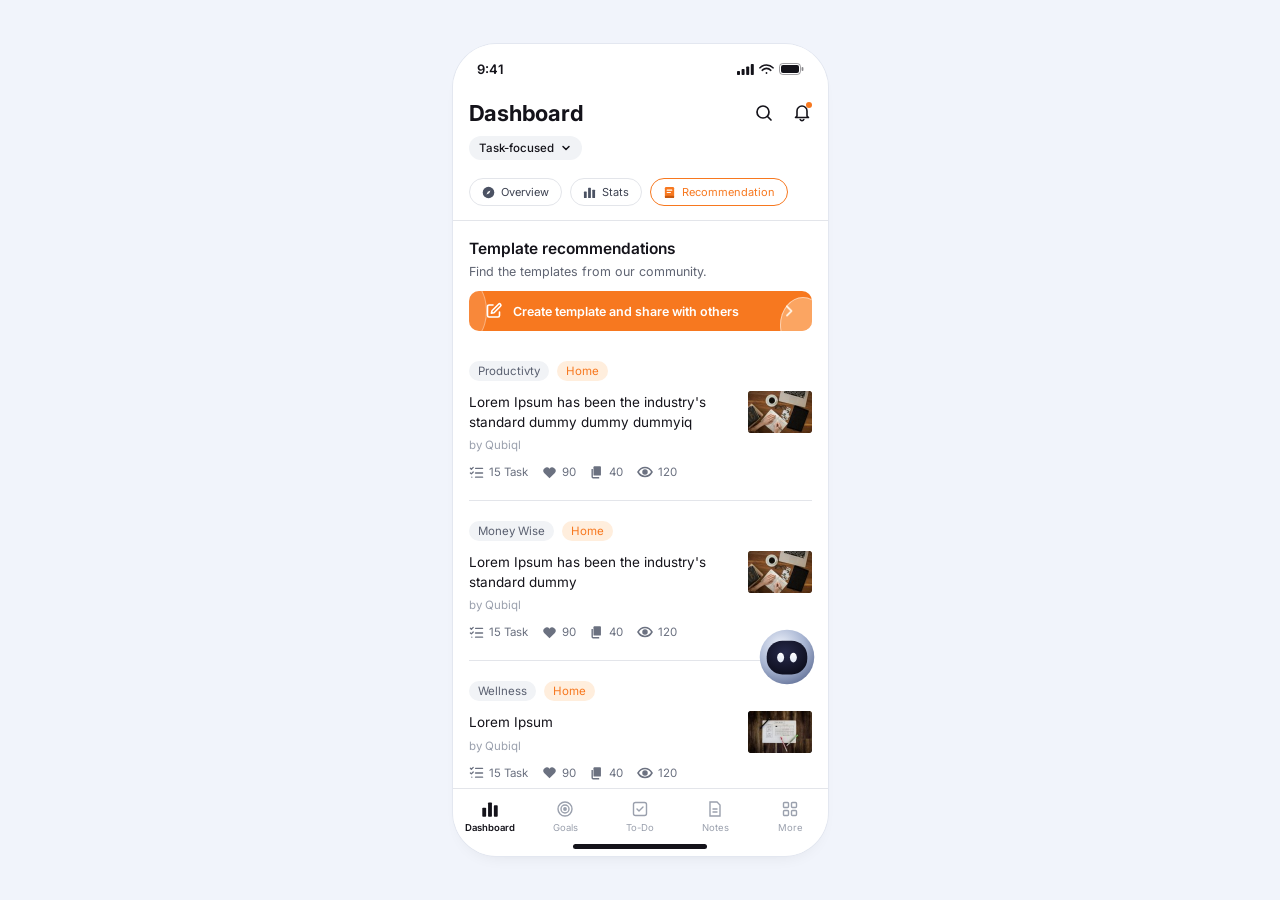
<file: qubio-templates.html>
<!doctype html><html><head><meta charset=utf8><meta name=viewport content="width=device-width,initial-scale=1,viewport-fit=cover"><style>:root{color-scheme:light;box-sizing:border-box;padding-top:env(safe-area-inset-top,0px);padding-bottom:env(safe-area-inset-bottom,0px)}html{scroll-padding-top:env(safe-area-inset-top,0px)}body{margin:0;padding:0;font:14px -apple-system,BlinkMacSystemFont,sans-serif;background:#faf9f5;color:#141413}img{max-width:100%}[hidden]:not([hidden=until-found i]){display:none!important}.controls { display: none !important; }
</style></head><body>
<title>Qubio Templates</title>
<link rel="preconnect" href="https://fonts.googleapis.com">
<link rel="preconnect" href="https://fonts.gstatic.com" crossorigin>
<link rel="stylesheet" href="https://fonts.googleapis.com/css2?family=Inter:wght@400;500;600;700&display=swap">
<style>
/* Layout: one phone prototype on a dark stage. Header, tabs and template list scroll; bottom nav and robot stay fixed.
   Autoplays a slow scroll down and back; touching or scrolling the phone hands control to the viewer. */
:root {
  color-scheme: light;
  --ground: #F1F4FB; --phone: #ffffff; --ink: #14131a; --muted: #5f6472; --faint: #9aa0ad;
  --orange: #f7781f; --peach: #ffeedd; --line: #e3e5ea; --soft: #f1f3f6;
  --stage-text: #5f6472; --stage-btn: #ffffff; --stage-btn-line: #dfe2e8;
  --font: "Inter", -apple-system, "SF Pro Text", "Segoe UI", Roboto, sans-serif;
}
html, body { height: 100%; overflow: hidden; }
body { background: var(--ground); color: var(--stage-text); font-family: var(--font); display: grid; place-items: center; padding-block: 14px; padding-inline: 14px; box-sizing: border-box; }
.stage { display: flex; flex-direction: column; align-items: center; gap: 14px; width: 100%; min-width: 0; }
.phone-wrap { position: relative; flex: none; }
.phone { position: absolute; left: 0; top: 0; width: 375px; height: 812px; transform-origin: top left; background: var(--phone); color: var(--ink); overflow: hidden; border-radius: 44px; box-shadow: 0 0 0 1px #e3e7f0, 0 8px 20px -14px rgba(23,21,18,.16); }
.status { position: absolute; z-index: 10; top: 0; left: 0; right: 0; height: 44px; display: flex; justify-content: space-between; align-items: center; padding: 6px 24px 0; box-sizing: border-box; font-size: 13px; font-weight: 600; background: var(--phone); }
.status .icons { display: flex; gap: 5px; align-items: center; }
.status svg { display: block; }
.home { position: absolute; z-index: 60; bottom: 7px; left: 50%; width: 134px; height: 5px; margin-left: -67px; border-radius: 3px; background: var(--ink); }
.scroller { position: absolute; top: 44px; left: 0; right: 0; bottom: 68px; overflow-y: auto; scrollbar-width: none; overscroll-behavior: contain; }
.scroller::-webkit-scrollbar { display: none; }
.topbar { position: sticky; top: 0; z-index: 5; background: var(--phone); padding-bottom: 0; }
.dh { display: flex; align-items: center; justify-content: space-between; padding: 12px 16px 0; }
.dh h1 { margin: 0; font-size: 22px; font-weight: 700; letter-spacing: -.01em; }
.dh .acts { display: flex; gap: 18px; align-items: center; }
.bell { position: relative; display: block; }
.bell::after { content: ""; position: absolute; top: 0; right: 0; width: 6px; height: 6px; border-radius: 50%; background: var(--orange); }
.chip { display: inline-flex; align-items: center; gap: 6px; margin: 10px 16px 0; padding: 5px 10px; border-radius: 99px; background: var(--soft); font-size: 11.5px; font-weight: 500; }
.tabs { display: flex; gap: 8px; padding: 18px 16px 14px; overflow: hidden; white-space: nowrap; border-bottom: 1px solid var(--line); }
.tab { display: inline-flex; align-items: center; gap: 6px; padding: 6px 12px; border-radius: 99px; border: 1px solid var(--line); font-size: 11px; color: #3c4150; flex: none; }
.tab.on { border-color: var(--orange); color: var(--orange); }
.sec { padding: 18px 16px 10px; }
.sec h2 { margin: 0; font-size: 15.5px; font-weight: 600; }
.sec .sub { margin: 6px 0 0; font-size: 12.5px; color: var(--muted); }
.banner { position: relative; overflow: hidden; display: flex; align-items: center; gap: 10px; margin-top: 12px; padding: 11px 16px; border-radius: 10px; background: var(--orange); color: #fff; font-size: 12.5px; font-weight: 600; }
.banner span { flex: 1; }
.banner::before, .banner::after { content: ""; position: absolute; border-radius: 50%; border: 1.5px solid rgba(255,255,255,.35); }
.banner::before { left: -30px; top: -14px; width: 46px; height: 66px; background: rgba(255,255,255,.12); }
.banner::after { right: -14px; top: 6px; width: 44px; height: 54px; background: rgba(255,220,180,.45); border-color: rgba(255,255,255,.5); }
.list { padding: 0 16px 8px; }
.item { display: grid; grid-template-columns: minmax(0,1fr) 64px; gap: 16px; padding: 20px 0; border-bottom: 1px solid var(--line); animation: rise .5s cubic-bezier(.2,.8,.2,1) both; }
.tags { display: flex; gap: 8px; }
.tags span { padding: 3px 9px; border-radius: 99px; font-size: 11.5px; }
.t1 { background: var(--soft); color: #5a6070; }
.t2 { background: var(--peach); color: var(--orange); }
.item h3 { margin: 12px 0 0; font-size: 13.5px; font-weight: 400; line-height: 1.45; }
.by { margin: 6px 0 0; font-size: 11.5px; color: var(--faint); }
.meta { display: flex; gap: 14px; margin-top: 12px; font-size: 11.5px; color: #6b7180; }
.meta span { display: inline-flex; align-items: center; gap: 5px; }
.item img { width: 64px; height: 42px; object-fit: cover; border-radius: 2px; margin-top: 30px; }
.end { padding: 18px 0 30px; text-align: center; font-size: 11px; color: var(--faint); }
.fab { position: absolute; z-index: 15; right: 12px; bottom: 170px; width: 58px; }
.fab .shadow { display: none; }
.nav { position: absolute; z-index: 20; left: 0; right: 0; bottom: 0; height: 68px; padding-bottom: 12px; box-sizing: border-box; border-top: 1px solid var(--line); background: var(--phone); display: grid; grid-template-columns: repeat(5, 1fr); align-items: center; }
.nav div { display: flex; flex-direction: column; align-items: center; gap: 4px; font-size: 9.5px; color: var(--faint); }
.nav div.on { color: var(--ink); font-weight: 600; }
.robot svg { display: block; width: 100%; height: 100%; }
.robot .head { animation: float 3.4s ease-in-out infinite; }
.eyes { transform-box: fill-box; transform-origin: center; animation: blink 4.2s infinite; }
.controls { display: flex; gap: 8px; align-items: center; flex-wrap: wrap; justify-content: center; }
.controls button { font: 600 12.5px var(--font); color: var(--stage-text); background: var(--stage-btn); border: 1px solid var(--stage-btn-line); border-radius: 99px; padding: 8px 16px; cursor: pointer; }
.controls button:hover { border-color: #b9bfd0; }
.controls .step { font-size: 12px; min-width: 110px; text-align: center; }
button:focus-visible { outline: 2px solid var(--orange); outline-offset: 2px; }
@keyframes float { 0%, 100% { transform: translateY(0); } 50% { transform: translateY(-4px); } }
@keyframes blink { 0%, 92%, 100% { transform: scaleY(1); } 95% { transform: scaleY(.1); } }
@keyframes rise { from { opacity: 0; transform: translateY(10px); } to { opacity: 1; transform: none; } }
@media (prefers-reduced-motion: reduce) { .robot .head, .eyes, .item { animation: none; } }
</style>

<template id="robotTpl">
  <div class="head">
    <svg viewBox="0 0 100 100" aria-hidden="true">
      <defs>
        <radialGradient id="rimG" cx=".38" cy=".3" r=".8"><stop offset="0" stop-color="#eef2fb"/><stop offset=".55" stop-color="#a9b6d3"/><stop offset="1" stop-color="#5d6c93"/></radialGradient>
        <radialGradient id="faceG" cx=".45" cy=".35" r=".75"><stop offset="0" stop-color="#26294a"/><stop offset="1" stop-color="#0a0b18"/></radialGradient>
        <linearGradient id="glowG" x1="0" y1="0" x2="0" y2="1"><stop offset="0" stop-color="#ffffff"/><stop offset="1" stop-color="#dfe6f5"/></linearGradient>
      </defs>
      <circle cx="50" cy="50" r="47" fill="url(#rimG)"/>
      <rect x="15" y="22" width="70" height="58" rx="27" fill="url(#faceG)"/>
      <g class="eyes"><ellipse cx="39" cy="51" rx="6" ry="8.4" fill="url(#glowG)"/><ellipse cx="61" cy="51" rx="6" ry="8.4" fill="url(#glowG)"/></g>
    </svg>
  </div>
  <div class="shadow"></div>
</template>

<div class="stage">
  <div class="phone-wrap" id="phoneWrap"><div class="phone" id="phone" aria-label="Qubio template recommendations prototype">
    <div class="status">
      <span>9:41</span>
      <span class="icons" aria-hidden="true">
        <svg width="17" height="11" viewBox="0 0 17 11" fill="#14131a"><rect x="0" y="7" width="3" height="4" rx=".8"/><rect x="4.6" y="5" width="3" height="6" rx=".8"/><rect x="9.2" y="2.5" width="3" height="8.5" rx=".8"/><rect x="13.8" y="0" width="3" height="11" rx=".8"/></svg>
        <svg width="15" height="11" viewBox="0 0 15 11" fill="none" stroke="#14131a" stroke-width="1.6" stroke-linecap="round"><path d="M1 3.8a9 9 0 0 1 13 0"/><path d="M3.3 6.3a5.6 5.6 0 0 1 8.4 0"/><circle cx="7.5" cy="9" r=".9" fill="#14131a" stroke="none"/></svg>
        <svg width="25" height="12" viewBox="0 0 25 12" fill="none"><rect x=".5" y=".5" width="21" height="11" rx="3.2" stroke="#14131a" opacity=".4"/><rect x="2" y="2" width="18" height="8" rx="2" fill="#14131a"/><rect x="22.6" y="4" width="1.8" height="4" rx=".9" fill="#14131a" opacity=".5"/></svg>
      </span>
    </div>

    
    <div class="scroller" id="scroller">
      <div class="topbar" id="topbar">
      <div class="dh"><h1>Dashboard</h1><div class="acts">
        <svg width="20" height="20" viewBox="0 0 20 20" fill="none" stroke="#14131a" stroke-width="1.7" stroke-linecap="round"><circle cx="9" cy="9" r="6"/><path d="M13.5 13.5 17 17"/></svg>
        <span class="bell"><svg width="20" height="20" viewBox="0 0 20 20" fill="none" stroke="#14131a" stroke-width="1.6" stroke-linejoin="round"><path d="M5 14V9a5 5 0 0 1 10 0v5l1.5 1.5h-13z"/><path d="M8.2 17.5a2 2 0 0 0 3.6 0" stroke-linecap="round"/></svg></span>
      </div></div>
      <span class="chip">Task-focused <svg width="12" height="12" viewBox="0 0 12 12" fill="none" stroke="#14131a" stroke-width="1.5" stroke-linecap="round" stroke-linejoin="round"><path d="m3 4.5 3 3 3-3"/></svg></span>
      <div class="tabs">
        <span class="tab"><svg width="13" height="13" viewBox="0 0 18 18"><circle cx="9" cy="9" r="8" fill="#4b5263"/><path d="M11.8 6.2 10 10 6.2 11.8 8 8z" fill="#fff"/></svg>Overview</span>
        <span class="tab"><svg width="13" height="13" viewBox="0 0 14 14" fill="#4b5263"><rect x="1" y="6" width="3" height="7" rx=".6"/><rect x="5.5" y="2" width="3" height="11" rx=".6"/><rect x="10" y="4" width="3" height="9" rx=".6"/></svg>Stats</span>
        <span class="tab on"><svg width="13" height="13" viewBox="0 0 14 14"><rect x="2" y="1" width="10" height="12" rx="1.5" fill="#f7781f"/><path d="M4.5 4.5h5M4.5 7h3.5" stroke="#fff" stroke-width="1.2" stroke-linecap="round"/><rect x="2" y="10.5" width="10" height="2.5" rx="1" fill="#c85a10"/></svg>Recommendation</span>
      </div>
      </div>
      <div class="sec">
        <h2>Template recommendations</h2>
        <p class="sub">Find the templates from our community.</p>
        <div class="banner"><svg width="18" height="18" viewBox="0 0 18 18" fill="none" stroke="#fff" stroke-width="1.6" stroke-linecap="round" stroke-linejoin="round"><path d="M8 3H4a1.5 1.5 0 0 0-1.5 1.5v9A1.5 1.5 0 0 0 4 15h9a1.5 1.5 0 0 0 1.5-1.5V10"/><path d="M13.5 2.2a1.4 1.4 0 0 1 2 2L9 10.7l-2.6.6.6-2.6z"/></svg><span>Create template and share with others</span><svg width="14" height="14" viewBox="0 0 14 14" fill="none" stroke="#fff" stroke-width="1.8" stroke-linecap="round" stroke-linejoin="round"><path d="m5 2.5 4.5 4.5L5 11.5"/></svg></div>
      </div>
      <div class="list">
<article class="item"><div class="txt"><div class="tags"><span class="t1">Productivty</span><span class="t2">Home</span></div><h3>Lorem Ipsum has been the industry's standard dummy dummy dummyiq</h3><p class="by">by Qubiql</p><div class="meta"><span><svg width="15" height="15" viewBox="0 0 16 16" fill="none" stroke="currentColor" stroke-width="1.4" stroke-linecap="round" stroke-linejoin="round"><path d="m1.5 3.5 1 1 2-2M1.5 8.5l1 1 2-2M7 3.5h7.5M7 8.5h7.5M3 13h.01M7 13h7.5"/></svg>15 Task</span><span><svg width="15" height="15" viewBox="0 0 16 16" fill="currentColor"><path d="M8 14.2 2.3 8.6A3.4 3.4 0 0 1 8 4a3.4 3.4 0 0 1 5.7 4.6z"/></svg>90</span><span><svg width="14" height="14" viewBox="0 0 16 16" fill="currentColor"><path d="M5 1.5h6.5a1 1 0 0 1 1 1V11a1 1 0 0 1-1 1H5a1 1 0 0 1-1-1V2.5a1 1 0 0 1 1-1z"/><path d="M2.5 4.5v9a1 1 0 0 0 1 1h7" stroke="currentColor" stroke-width="1.6" fill="none"/></svg>40</span><span><svg width="16" height="16" viewBox="0 0 16 16" fill="none" stroke="currentColor" stroke-width="1.5"><path d="M1 8s2.6-4.5 7-4.5S15 8 15 8s-2.6 4.5-7 4.5S1 8 1 8z"/><circle cx="8" cy="8" r="2" fill="currentColor"/></svg>120</span></div></div><img src="[data-uri]" alt="" width="64" height="42"></article>
<article class="item"><div class="txt"><div class="tags"><span class="t1">Money Wise</span><span class="t2">Home</span></div><h3>Lorem Ipsum has been the industry's standard dummy</h3><p class="by">by Qubiql</p><div class="meta"><span><svg width="15" height="15" viewBox="0 0 16 16" fill="none" stroke="currentColor" stroke-width="1.4" stroke-linecap="round" stroke-linejoin="round"><path d="m1.5 3.5 1 1 2-2M1.5 8.5l1 1 2-2M7 3.5h7.5M7 8.5h7.5M3 13h.01M7 13h7.5"/></svg>15 Task</span><span><svg width="15" height="15" viewBox="0 0 16 16" fill="currentColor"><path d="M8 14.2 2.3 8.6A3.4 3.4 0 0 1 8 4a3.4 3.4 0 0 1 5.7 4.6z"/></svg>90</span><span><svg width="14" height="14" viewBox="0 0 16 16" fill="currentColor"><path d="M5 1.5h6.5a1 1 0 0 1 1 1V11a1 1 0 0 1-1 1H5a1 1 0 0 1-1-1V2.5a1 1 0 0 1 1-1z"/><path d="M2.5 4.5v9a1 1 0 0 0 1 1h7" stroke="currentColor" stroke-width="1.6" fill="none"/></svg>40</span><span><svg width="16" height="16" viewBox="0 0 16 16" fill="none" stroke="currentColor" stroke-width="1.5"><path d="M1 8s2.6-4.5 7-4.5S15 8 15 8s-2.6 4.5-7 4.5S1 8 1 8z"/><circle cx="8" cy="8" r="2" fill="currentColor"/></svg>120</span></div></div><img src="[data-uri]" alt="" width="64" height="42"></article>
<article class="item"><div class="txt"><div class="tags"><span class="t1">Wellness</span><span class="t2">Home</span></div><h3>Lorem Ipsum</h3><p class="by">by Qubiql</p><div class="meta"><span><svg width="15" height="15" viewBox="0 0 16 16" fill="none" stroke="currentColor" stroke-width="1.4" stroke-linecap="round" stroke-linejoin="round"><path d="m1.5 3.5 1 1 2-2M1.5 8.5l1 1 2-2M7 3.5h7.5M7 8.5h7.5M3 13h.01M7 13h7.5"/></svg>15 Task</span><span><svg width="15" height="15" viewBox="0 0 16 16" fill="currentColor"><path d="M8 14.2 2.3 8.6A3.4 3.4 0 0 1 8 4a3.4 3.4 0 0 1 5.7 4.6z"/></svg>90</span><span><svg width="14" height="14" viewBox="0 0 16 16" fill="currentColor"><path d="M5 1.5h6.5a1 1 0 0 1 1 1V11a1 1 0 0 1-1 1H5a1 1 0 0 1-1-1V2.5a1 1 0 0 1 1-1z"/><path d="M2.5 4.5v9a1 1 0 0 0 1 1h7" stroke="currentColor" stroke-width="1.6" fill="none"/></svg>40</span><span><svg width="16" height="16" viewBox="0 0 16 16" fill="none" stroke="currentColor" stroke-width="1.5"><path d="M1 8s2.6-4.5 7-4.5S15 8 15 8s-2.6 4.5-7 4.5S1 8 1 8z"/><circle cx="8" cy="8" r="2" fill="currentColor"/></svg>120</span></div></div><img src="[data-uri]" alt="" width="64" height="42"></article>
<article class="item"><div class="txt"><div class="tags"><span class="t1">Study</span><span class="t2">Home</span></div><h3>Lorem Ipsum has been the industry's standard</h3><p class="by">by Qubiql</p><div class="meta"><span><svg width="15" height="15" viewBox="0 0 16 16" fill="none" stroke="currentColor" stroke-width="1.4" stroke-linecap="round" stroke-linejoin="round"><path d="m1.5 3.5 1 1 2-2M1.5 8.5l1 1 2-2M7 3.5h7.5M7 8.5h7.5M3 13h.01M7 13h7.5"/></svg>15 Task</span><span><svg width="15" height="15" viewBox="0 0 16 16" fill="currentColor"><path d="M8 14.2 2.3 8.6A3.4 3.4 0 0 1 8 4a3.4 3.4 0 0 1 5.7 4.6z"/></svg>90</span><span><svg width="14" height="14" viewBox="0 0 16 16" fill="currentColor"><path d="M5 1.5h6.5a1 1 0 0 1 1 1V11a1 1 0 0 1-1 1H5a1 1 0 0 1-1-1V2.5a1 1 0 0 1 1-1z"/><path d="M2.5 4.5v9a1 1 0 0 0 1 1h7" stroke="currentColor" stroke-width="1.6" fill="none"/></svg>40</span><span><svg width="16" height="16" viewBox="0 0 16 16" fill="none" stroke="currentColor" stroke-width="1.5"><path d="M1 8s2.6-4.5 7-4.5S15 8 15 8s-2.6 4.5-7 4.5S1 8 1 8z"/><circle cx="8" cy="8" r="2" fill="currentColor"/></svg>120</span></div></div><img src="[data-uri]" alt="" width="64" height="42"></article>
<article class="item"><div class="txt"><div class="tags"><span class="t1">Productivty</span><span class="t2">Home</span></div><h3>Lorem Ipsum has been the industry's standard dummy</h3><p class="by">by Qubiql</p><div class="meta"><span><svg width="15" height="15" viewBox="0 0 16 16" fill="none" stroke="currentColor" stroke-width="1.4" stroke-linecap="round" stroke-linejoin="round"><path d="m1.5 3.5 1 1 2-2M1.5 8.5l1 1 2-2M7 3.5h7.5M7 8.5h7.5M3 13h.01M7 13h7.5"/></svg>15 Task</span><span><svg width="15" height="15" viewBox="0 0 16 16" fill="currentColor"><path d="M8 14.2 2.3 8.6A3.4 3.4 0 0 1 8 4a3.4 3.4 0 0 1 5.7 4.6z"/></svg>90</span><span><svg width="14" height="14" viewBox="0 0 16 16" fill="currentColor"><path d="M5 1.5h6.5a1 1 0 0 1 1 1V11a1 1 0 0 1-1 1H5a1 1 0 0 1-1-1V2.5a1 1 0 0 1 1-1z"/><path d="M2.5 4.5v9a1 1 0 0 0 1 1h7" stroke="currentColor" stroke-width="1.6" fill="none"/></svg>40</span><span><svg width="16" height="16" viewBox="0 0 16 16" fill="none" stroke="currentColor" stroke-width="1.5"><path d="M1 8s2.6-4.5 7-4.5S15 8 15 8s-2.6 4.5-7 4.5S1 8 1 8z"/><circle cx="8" cy="8" r="2" fill="currentColor"/></svg>120</span></div></div><img src="[data-uri]" alt="" width="64" height="42"></article>
<article class="item"><div class="txt"><div class="tags"><span class="t1">Money Wise</span><span class="t2">Home</span></div><h3>Lorem Ipsum has been</h3><p class="by">by Qubiql</p><div class="meta"><span><svg width="15" height="15" viewBox="0 0 16 16" fill="none" stroke="currentColor" stroke-width="1.4" stroke-linecap="round" stroke-linejoin="round"><path d="m1.5 3.5 1 1 2-2M1.5 8.5l1 1 2-2M7 3.5h7.5M7 8.5h7.5M3 13h.01M7 13h7.5"/></svg>15 Task</span><span><svg width="15" height="15" viewBox="0 0 16 16" fill="currentColor"><path d="M8 14.2 2.3 8.6A3.4 3.4 0 0 1 8 4a3.4 3.4 0 0 1 5.7 4.6z"/></svg>90</span><span><svg width="14" height="14" viewBox="0 0 16 16" fill="currentColor"><path d="M5 1.5h6.5a1 1 0 0 1 1 1V11a1 1 0 0 1-1 1H5a1 1 0 0 1-1-1V2.5a1 1 0 0 1 1-1z"/><path d="M2.5 4.5v9a1 1 0 0 0 1 1h7" stroke="currentColor" stroke-width="1.6" fill="none"/></svg>40</span><span><svg width="16" height="16" viewBox="0 0 16 16" fill="none" stroke="currentColor" stroke-width="1.5"><path d="M1 8s2.6-4.5 7-4.5S15 8 15 8s-2.6 4.5-7 4.5S1 8 1 8z"/><circle cx="8" cy="8" r="2" fill="currentColor"/></svg>120</span></div></div><img src="[data-uri]" alt="" width="64" height="42"></article>
      </div>
      <p class="end">You've seen all templates</p>
    </div>
    <div class="fab robot" data-robot></div>
    <nav class="nav">
      <div class="on"><svg width="18" height="18" viewBox="0 0 14 14" fill="#14131a"><rect x="1" y="6" width="3" height="7" rx=".6"/><rect x="5.5" y="2" width="3" height="11" rx=".6"/><rect x="10" y="4" width="3" height="9" rx=".6"/></svg>Dashboard</div>
      <div><svg width="18" height="18" viewBox="0 0 18 18" fill="none" stroke="currentColor" stroke-width="1.4"><circle cx="9" cy="9" r="7"/><circle cx="9" cy="9" r="4"/><circle cx="9" cy="9" r="1.2" fill="currentColor"/></svg>Goals</div>
      <div><svg width="18" height="18" viewBox="0 0 18 18" fill="none" stroke="currentColor" stroke-width="1.4" stroke-linecap="round" stroke-linejoin="round"><rect x="2.5" y="2.5" width="13" height="13" rx="2"/><path d="m6 9 2 2 4-4"/></svg>To-Do</div>
      <div><svg width="18" height="18" viewBox="0 0 18 18" fill="none" stroke="currentColor" stroke-width="1.4" stroke-linecap="round"><path d="M4 2h7l3 3v11H4z"/><path d="M7 9h4M7 12h4"/></svg>Notes</div>
      <div><svg width="18" height="18" viewBox="0 0 18 18" fill="none" stroke="currentColor" stroke-width="1.4"><rect x="2.5" y="2.5" width="5" height="5" rx="1"/><rect x="10.5" y="2.5" width="5" height="5" rx="1"/><rect x="2.5" y="10.5" width="5" height="5" rx="1"/><rect x="10.5" y="10.5" width="5" height="5" rx="1"/></svg>More</div>
    </nav>
    <div class="home"></div>
  </div></div>
  <div class="controls">
    <button type="button" id="auto">Ulangi demo</button>
    <span class="step" id="lbl">Auto scroll</span>
    <button type="button" id="pause">Jeda</button>
  </div>
</div>

<script>
(function () {
  var $ = function (id) { return document.getElementById(id); };
  var tpl = $("robotTpl");
  document.querySelectorAll("[data-robot]").forEach(function (host, n) {
    var node = tpl.content.cloneNode(true);
    node.querySelectorAll("[id]").forEach(function (el) { el.id = el.id + n; });
    node.querySelectorAll("[fill^='url(#']").forEach(function (el) { el.setAttribute("fill", el.getAttribute("fill").replace(/\)$/, n + ")")); });
    host.appendChild(node);
  });
  document.querySelectorAll(".item").forEach(function (el, i) { el.style.animationDelay = (i * 90) + "ms"; });

  var scroller = $("scroller"), lbl = $("lbl");
  var token = 0, paused = false, auto = false, CANCEL = {};
  function wait(ms) {
    var my = token, t = 0;
    return new Promise(function (resolve, reject) {
      (function tick() {
        if (my !== token) return reject(CANCEL);
        if (t >= ms) return resolve();
        setTimeout(function () { if (!paused) t += 30; tick(); }, 30);
      })();
    });
  }
  function scrollTo(target, ms) {
    var my = token, from = scroller.scrollTop, t = 0, last = performance.now();
    return new Promise(function (resolve, reject) {
      function frame(now) {
        if (my !== token) return reject(CANCEL);
        if (!paused) t += now - last; last = now;
        var p = Math.min(1, t / ms), e = p < .5 ? 2 * p * p : 1 - Math.pow(-2 * p + 2, 2) / 2;
        scroller.scrollTop = from + (target - from) * e;
        if (p < 1) requestAnimationFrame(frame); else resolve();
      }
      requestAnimationFrame(frame);
    });
  }
  function manual() {
    if (!auto) return;
    auto = false; token++; paused = false;
    $("pause").textContent = "Jeda"; $("auto").textContent = "Putar demo"; lbl.textContent = "Manual";
  }
  ["wheel", "touchstart", "mousedown"].forEach(function (ev) { scroller.addEventListener(ev, manual, { passive: true }); });

  async function demo() {
    token++; auto = true; paused = false;
    $("auto").textContent = "Ulangi demo"; $("pause").textContent = "Jeda";
    try {
      while (true) {
        lbl.textContent = "Auto scroll";
        scroller.scrollTop = 0;
        await wait(1800);
        var max = scroller.scrollHeight - scroller.clientHeight;
        await scrollTo(max, Math.max(4000, max * 9));
        await wait(1400);
        await scrollTo(0, 1200);
        await wait(1200);
      }
    } catch (e) { if (e !== CANCEL) throw e; }
  }
  $("auto").addEventListener("click", demo);
  $("pause").addEventListener("click", function () { if (!auto) return; paused = !paused; this.textContent = paused ? "Lanjut" : "Jeda"; });
  demo();
})();
(function () {
  var wrap = document.getElementById("phoneWrap"), ph = document.getElementById("phone"), ctr = document.querySelector(".controls");
  function fit() {
    var cs = getComputedStyle(document.body);
    var padX = parseFloat(cs.paddingLeft) * 2, padY = parseFloat(cs.paddingTop) * 2;
    var k = Math.min((window.innerHeight - padY) / 812, (window.innerWidth - padX) / 375, 1);
    if (k < 0.2) k = 0.2;
    ph.style.transform = "scale(" + k + ")";
    wrap.style.width = (375 * k) + "px";
    wrap.style.height = (812 * k) + "px";
  }
  window.addEventListener("resize", fit);
  fit();
})();
</script>

</body></html>
</file>
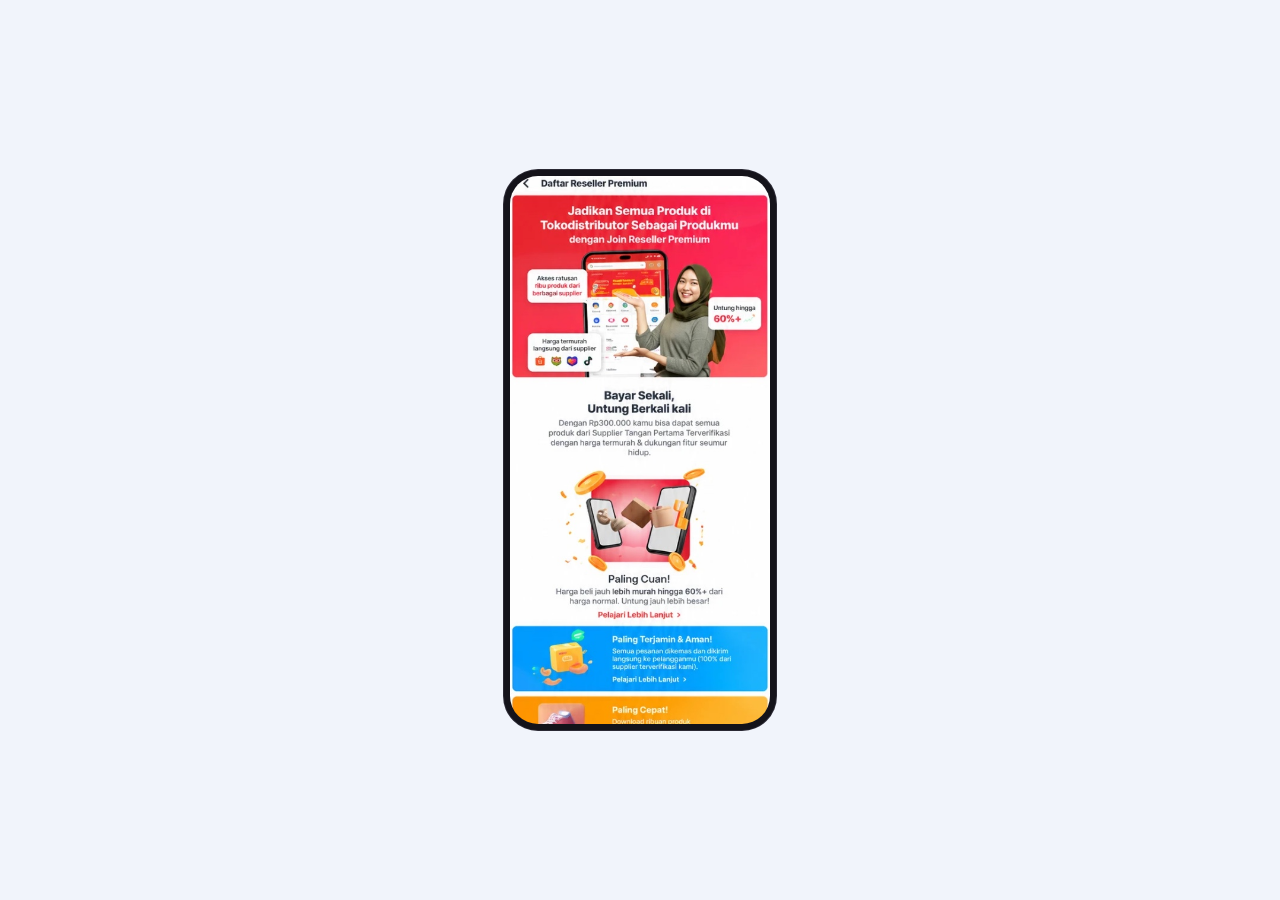
<file: tokodistributor-benefit.html>
<!doctype html>
<html lang="en">
<head>
<meta charset="utf-8">
<meta name="viewport" content="width=device-width,initial-scale=1">
<title>Tokodistributor Premium Reseller page</title>
<style>
:root{ --bg:#F1F4FB; }
html,body{height:100%; margin:0; overflow:hidden; background:var(--bg);}
body{display:grid; place-items:center;}
.wrap{position:relative; flex:none;}
.scene{position:absolute; left:0; top:0; width:520px; height:600px; transform-origin:top left;}

.phone{position:absolute; left:124px; top:20px; width:272px; height:560px; box-sizing:border-box; padding:6px; border-radius:34px; background:#14131a; box-shadow:0 0 0 1px #2a2833;}
.screen{width:260px; height:548px; border-radius:28px; overflow-x:hidden; overflow-y:auto; background:#fff; scrollbar-width:none;}
.screen::-webkit-scrollbar{display:none;}
.screen img{display:block; width:260px; height:auto;}
</style>
</head>
<body>
<div class="wrap" id="wrap">
  <div class="scene" id="scene">
    <div class="phone"><div class="screen" id="sc">
      <img src="tokodistributor-benefit.jpg" alt="Tokodistributor Daftar Reseller Premium page">
    </div></div>
  </div>
</div>

<script>
(function(){
  var sc = document.getElementById('sc'), wrap = document.getElementById('wrap'), scene = document.getElementById('scene');

  function fit(){
    var k = Math.min(window.innerWidth / 520, window.innerHeight / 600, 1);
    scene.style.transform = 'scale(' + k + ')';
    wrap.style.width = (520 * k) + 'px';
    wrap.style.height = (600 * k) + 'px';
  }
  window.addEventListener('resize', fit);
  fit();

  var token = 0;
  function maxS(){ return Math.max(0, sc.scrollHeight - sc.clientHeight); }
  function wait(ms){
    var my = token;
    return new Promise(function(res, rej){ setTimeout(function(){ my === token ? res() : rej('x'); }, ms); });
  }
  function ease(p){ return p < .5 ? 2*p*p : 1 - Math.pow(-2*p + 2, 2) / 2; }
  function move(to, ms){
    var my = token, from = sc.scrollTop, t0 = null;
    return new Promise(function(res, rej){
      (function frame(now){
        if(my !== token) return rej('x');
        if(t0 === null) t0 = now;
        var p = Math.min(1, (now - t0) / ms);
        sc.scrollTop = from + (to - from) * ease(p);
        if(p < 1) requestAnimationFrame(frame); else res();
      })(performance.now());
    });
  }
  async function run(){
    token++;
    try{
      while(true){
        await wait(1400);
        await move(maxS(), Math.max(6000, maxS() * 11));
        await wait(1600);
        await move(0, 2600);
      }
    }catch(e){}
  }

  // viewers can take over by scrolling; the tour resumes after a few idle seconds
  var idle = null;
  function manual(){
    token++;
    clearTimeout(idle);
    idle = setTimeout(run, 5000);
  }
  ['wheel','touchstart','mousedown','keydown'].forEach(function(ev){ sc.addEventListener(ev, manual, {passive:true}); });

  var im = document.images[0];
  if(im.complete) run(); else { im.addEventListener('load', run); im.addEventListener('error', run); }
})();
</script>
</body>
</html>
</file>
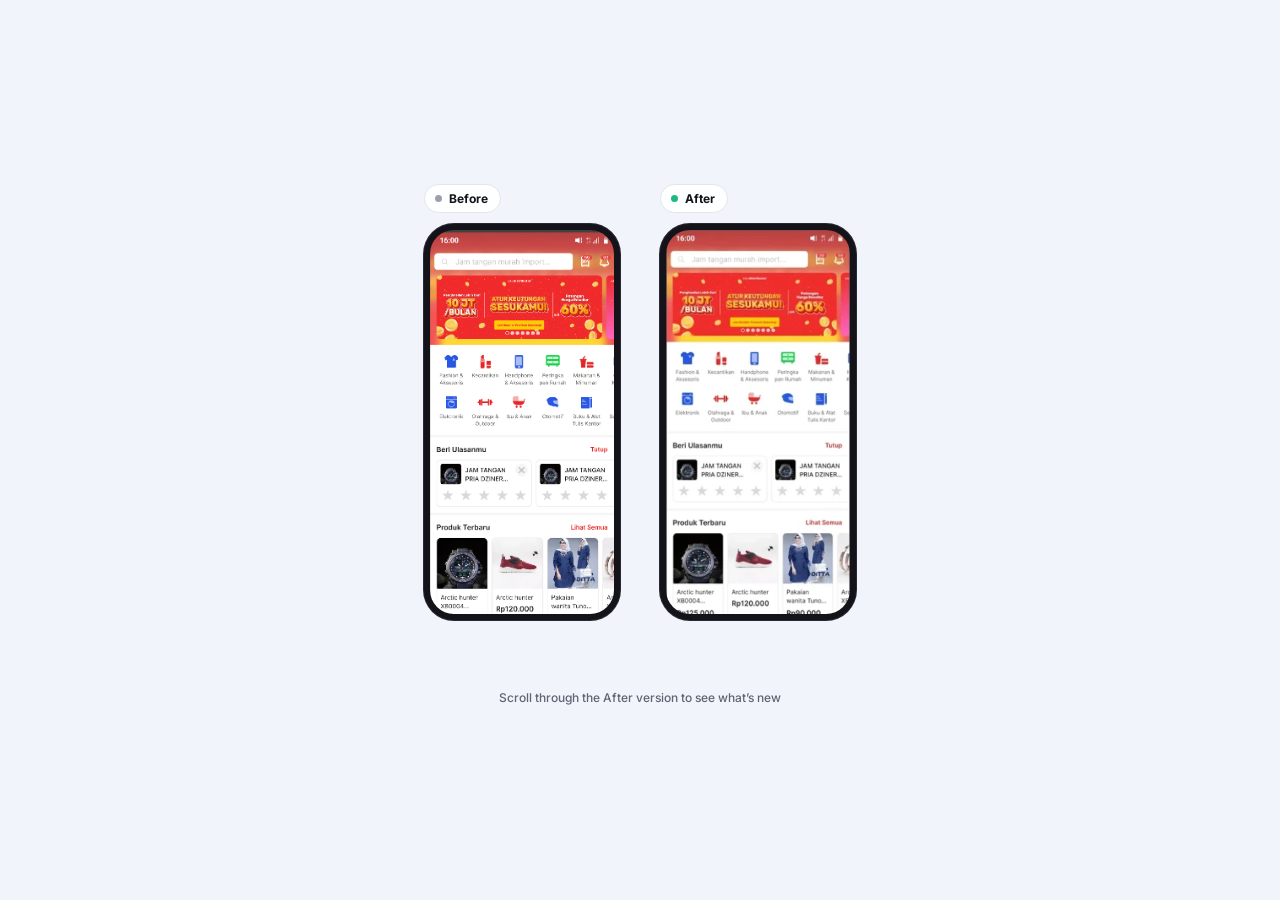
<file: tokodistributor-compare.html>
<!doctype html>
<html lang="en">
<head>
<meta charset="utf-8">
<meta name="viewport" content="width=device-width,initial-scale=1">
<title>Tokodistributor Before / After</title>
<link rel="preconnect" href="https://fonts.googleapis.com">
<link rel="preconnect" href="https://fonts.gstatic.com" crossorigin>
<link rel="stylesheet" href="https://fonts.googleapis.com/css2?family=Inter:wght@400;500;600;700&display=swap">
<style>
:root{ --ink:#14131a; --muted:#5f6472; --line:#e3e5ea; --bg:#F1F4FB; --red:#e0261f; --font:"Inter",-apple-system,"SF Pro Text","Segoe UI",Roboto,sans-serif; }
html,body{height:100%; margin:0; overflow:hidden; background:var(--bg); font-family:var(--font); color:var(--ink);}
body{display:grid; place-items:center;}
.wrap{position:relative; flex:none;}
.scene{position:absolute; left:0; top:0; width:520px; height:636px; transform-origin:top left;}

.col{position:absolute; top:36px; width:196px;}
.col.l{left:44px;} .col.r{left:280px;}
.badge{position:absolute; top:16px; left:0; display:inline-flex; align-items:center; gap:7px; padding:6px 12px 6px 10px; border-radius:100px; background:rgba(255,255,255,.96); border:1px solid var(--line); font-size:12px; font-weight:700; color:var(--ink);}
.badge i{width:7px; height:7px; border-radius:50%; background:#9aa0ad; flex:none;}
.badge.after i{background:#1eb980;}
.phone{position:absolute; top:56px; left:0; width:196px; height:396px; box-sizing:border-box; padding:6px; border-radius:30px; background:#14131a; box-shadow:0 0 0 1px #2a2833;}
.screen{width:184px; height:384px; border-radius:24px; overflow-x:hidden; overflow-y:auto; background:#fff; -webkit-overflow-scrolling:touch; scrollbar-width:none;}
.screen::-webkit-scrollbar{display:none;}
.screen img{display:block; width:184px; height:auto;}
.shot{position:relative; width:184px;}
.hl{position:absolute; left:1px; right:1px; border-radius:7px; border:1.5px solid rgba(224,38,31,.85); background:rgba(224,38,31,.07); pointer-events:none; transition:background .3s ease, border-color .3s ease;}
.hl em{position:absolute; top:-8px; right:6px; padding:2px 6px; border-radius:99px; background:var(--red); color:#fff; font-size:8px; font-weight:700; font-style:normal; letter-spacing:.05em;}
.hl.on{border-color:#e0261f; background:rgba(224,38,31,.13); animation:hlpulse 1.6s ease-in-out infinite;}
@keyframes hlpulse{0%,100%{box-shadow:0 0 0 0 rgba(224,38,31,.4);} 50%{box-shadow:0 0 0 5px rgba(224,38,31,0);}}


.notes{position:absolute; left:24px; top:506px; width:472px; height:118px;}
.note{position:absolute; inset:0; display:flex; flex-direction:column; align-items:flex-start; gap:8px; opacity:0; transform:translateY(8px); transition:opacity .35s ease, transform .35s ease; pointer-events:none;}
.note.on{opacity:1; transform:none;}
.tag{display:inline-block; padding:7px 14px; border-radius:6px; background:var(--red); color:#fff; font-size:13px; font-weight:700; letter-spacing:.01em;}
.card{box-sizing:border-box; width:100%; padding:10px 14px; border-radius:10px; background:#e3e9fc; border:1px solid #c7d3f6; font-size:11.5px; line-height:1.45; color:#2b3a67;}
.card ul{margin:0; padding-left:16px; columns:2; column-gap:22px;}
.card li{margin:0 0 3px; break-inside:avoid;}
.card.one ul{columns:1;}
.hint{position:absolute; inset:0; display:flex; align-items:center; justify-content:center; font-size:12px; font-weight:500; color:var(--muted); text-align:center; transition:opacity .35s ease; padding:0 30px;}
.hint.off{opacity:0;}
</style>
</head>
<body>
<div class="wrap" id="wrap">
  <div class="scene" id="scene">
    <div class="col l">
      <span class="badge"><i></i>Before</span>
      <div class="phone"><div class="screen" id="sl"><img src="tokodistributor-before.png" alt="Tokodistributor home before the redesign"></div></div>
    </div>
    <div class="col r">
      <span class="badge after"><i></i>After</span>
      <div class="phone"><div class="screen" id="sr"><div class="shot">
        <img src="tokodistributor-after.png" alt="Tokodistributor home after the redesign">
        <div class="hl" id="hlA" style="top:calc(574 / 1517 * 100%); height:calc(200 / 1517 * 100%);"><em>NEW</em></div>
        <div class="hl" id="hlB" style="top:calc(986 / 1517 * 100%); height:calc(196 / 1517 * 100%);"><em>NEW</em></div>
      </div></div></div>
    </div>

    <div class="notes">
      <div class="hint" id="hint">Scroll through the After version to see what’s new</div>
      <div class="note" id="noteA">
        <span class="tag">Premium Reseller Guide</span>
        <div class="card"><ul>
          <li>3 banners as user guide and marketing support.</li>
          <li>Product marketing info for reselling across marketplaces.</li>
          <li>Social content to strengthen user connection with Tokodistributor.</li>
          <li>Easy access to help and support.</li>
        </ul></div>
      </div>
      <div class="note" id="noteB">
        <span class="tag">Additional Information</span>
        <div class="card one"><ul>
          <li>Redeem vouchers or codes for marketing.</li>
          <li>Invite users to join as premium resellers.</li>
        </ul></div>
      </div>
    </div>
  </div>
</div>

<script>
(function(){
  var $ = function(id){ return document.getElementById(id); };
  var sl = $('sl'), sr = $('sr'), noteA = $('noteA'), noteB = $('noteB'), hint = $('hint');
  var wrap = $('wrap'), scene = $('scene');

  function fit(){
    var k = Math.min(window.innerWidth / 520, window.innerHeight / 636, 1);
    scene.style.transform = 'scale(' + k + ')';
    wrap.style.width = (520 * k) + 'px';
    wrap.style.height = (636 * k) + 'px';
  }
  window.addEventListener('resize', fit);
  fit();

  // where the two highlighted sections sit in the After screen (in rendered px)
  function maxR(){ return Math.max(0, sr.scrollHeight - sr.clientHeight); }
  function maxL(){ return Math.max(0, sl.scrollHeight - sl.clientHeight); }
  function targets(){
    var k = sr.clientWidth / 257;
    return {
      a: Math.min(maxR(), 674 * k - sr.clientHeight / 2),
      b: Math.min(maxR(), 1084 * k - sr.clientHeight / 2)
    };
  }
  function syncNotes(){
    var t = targets(), y = sr.scrollTop;
    var onA = Math.abs(y - t.a) < 110, onB = Math.abs(y - t.b) < 95;
    noteA.classList.toggle('on', onA);
    noteB.classList.toggle('on', onB && !onA);
    hint.classList.toggle('off', onA || onB);
    $('hlA').classList.toggle('on', onA);
    $('hlB').classList.toggle('on', onB && !onA);
  }
  sr.addEventListener('scroll', syncNotes, {passive:true});

  var token = 0, auto = true;
  function wait(ms){
    var my = token;
    return new Promise(function(res, rej){ setTimeout(function(){ my === token ? res() : rej('x'); }, ms); });
  }
  function ease(p){ return p < .5 ? 2*p*p : 1 - Math.pow(-2*p + 2, 2) / 2; }
  function move(toR, ms){
    var my = token, fromR = sr.scrollTop, fromL = sl.scrollTop, t0 = null;
    var fr = maxR() ? fromR / maxR() : 0, tr = maxR() ? toR / maxR() : 0;
    return new Promise(function(res, rej){
      (function frame(now){
        if(my !== token) return rej('x');
        if(t0 === null) t0 = now;
        var p = Math.min(1, (now - t0) / ms), e = ease(p), f = fr + (tr - fr) * e;
        sr.scrollTop = fromR + (toR - fromR) * e;
        sl.scrollTop = maxL() * f;
        if(p < 1) requestAnimationFrame(frame); else res();
      })(performance.now());
    });
  }
  async function run(){
    token++;
    try{
      sr.scrollTop = 0; sl.scrollTop = 0; syncNotes();
      while(auto){
        await wait(1400);
        var t = targets();
        await move(t.a, 2800);  await wait(3400);
        await move(t.b, 2800);  await wait(3400);
        await move(maxR(), 1000); await wait(900);
        await move(0, 2200);
      }
    }catch(e){}
  }
  function manual(){ if(!auto) return; auto = false; token++; }
  ['wheel','touchstart','mousedown'].forEach(function(ev){
    sl.addEventListener(ev, manual, {passive:true});
    sr.addEventListener(ev, manual, {passive:true});
  });
  var imgs = Array.prototype.slice.call(document.images), left = imgs.length;
  imgs.forEach(function(im){
    function done(){ if(--left <= 0) run(); }
    if(im.complete) done(); else { im.addEventListener('load', done); im.addEventListener('error', done); }
  });
})();
</script>
</body>
</html>
</file>
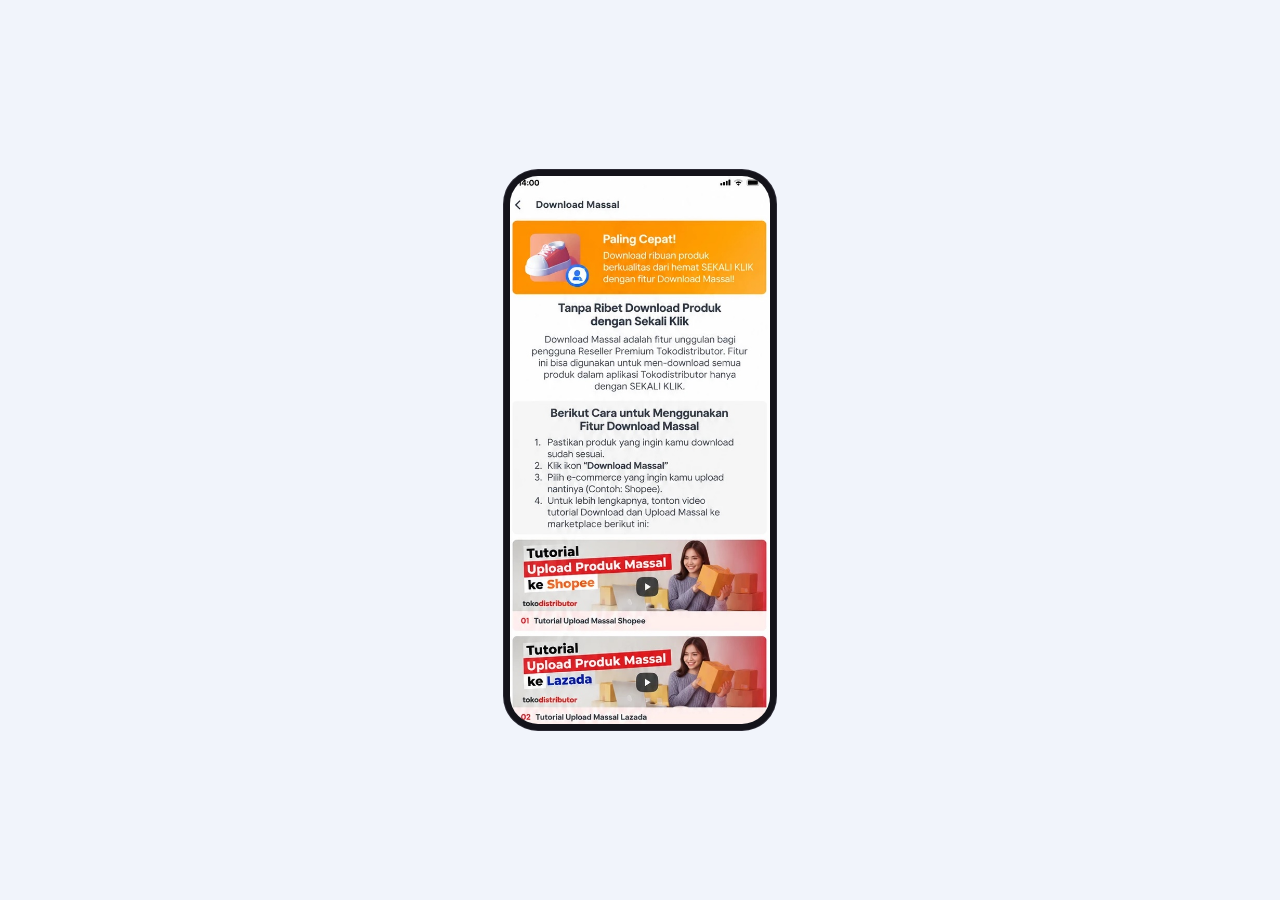
<file: tokodistributor-download.html>
<!doctype html>
<html lang="en">
<head>
<meta charset="utf-8">
<meta name="viewport" content="width=device-width,initial-scale=1">
<title>Tokodistributor Download Massal page</title>
<style>
:root{ --bg:#F1F4FB; }
html,body{height:100%; margin:0; overflow:hidden; background:var(--bg);}
body{display:grid; place-items:center;}
.wrap{position:relative; flex:none;}
.scene{position:absolute; left:0; top:0; width:520px; height:600px; transform-origin:top left;}

.phone{position:absolute; left:124px; top:20px; width:272px; height:560px; box-sizing:border-box; padding:6px; border-radius:34px; background:#14131a; box-shadow:0 0 0 1px #2a2833;}
.screen{width:260px; height:548px; border-radius:28px; overflow-x:hidden; overflow-y:auto; background:#fff; scrollbar-width:none;}
.screen::-webkit-scrollbar{display:none;}
.screen img{display:block; width:260px; height:auto;}
</style>
</head>
<body>
<div class="wrap" id="wrap">
  <div class="scene" id="scene">
    <div class="phone"><div class="screen" id="sc">
      <img src="tokodistributor-download.jpg" alt="Tokodistributor Download Massal page">
    </div></div>
  </div>
</div>

<script>
(function(){
  var sc = document.getElementById('sc'), wrap = document.getElementById('wrap'), scene = document.getElementById('scene');

  function fit(){
    var k = Math.min(window.innerWidth / 520, window.innerHeight / 600, 1);
    scene.style.transform = 'scale(' + k + ')';
    wrap.style.width = (520 * k) + 'px';
    wrap.style.height = (600 * k) + 'px';
  }
  window.addEventListener('resize', fit);
  fit();

  var token = 0;
  function maxS(){ return Math.max(0, sc.scrollHeight - sc.clientHeight); }
  function wait(ms){
    var my = token;
    return new Promise(function(res, rej){ setTimeout(function(){ my === token ? res() : rej('x'); }, ms); });
  }
  function ease(p){ return p < .5 ? 2*p*p : 1 - Math.pow(-2*p + 2, 2) / 2; }
  function move(to, ms){
    var my = token, from = sc.scrollTop, t0 = null;
    return new Promise(function(res, rej){
      (function frame(now){
        if(my !== token) return rej('x');
        if(t0 === null) t0 = now;
        var p = Math.min(1, (now - t0) / ms);
        sc.scrollTop = from + (to - from) * ease(p);
        if(p < 1) requestAnimationFrame(frame); else res();
      })(performance.now());
    });
  }
  async function run(){
    token++;
    try{
      while(true){
        await wait(1400);
        await move(maxS(), Math.max(6000, maxS() * 11));
        await wait(1600);
        await move(0, 2600);
      }
    }catch(e){}
  }

  // viewers can take over by scrolling; the tour resumes after a few idle seconds
  var idle = null;
  function manual(){
    token++;
    clearTimeout(idle);
    idle = setTimeout(run, 5000);
  }
  ['wheel','touchstart','mousedown','keydown'].forEach(function(ev){ sc.addEventListener(ev, manual, {passive:true}); });

  var im = document.images[0];
  if(im.complete) run(); else { im.addEventListener('load', run); im.addEventListener('error', run); }
})();
</script>
</body>
</html>
</file>
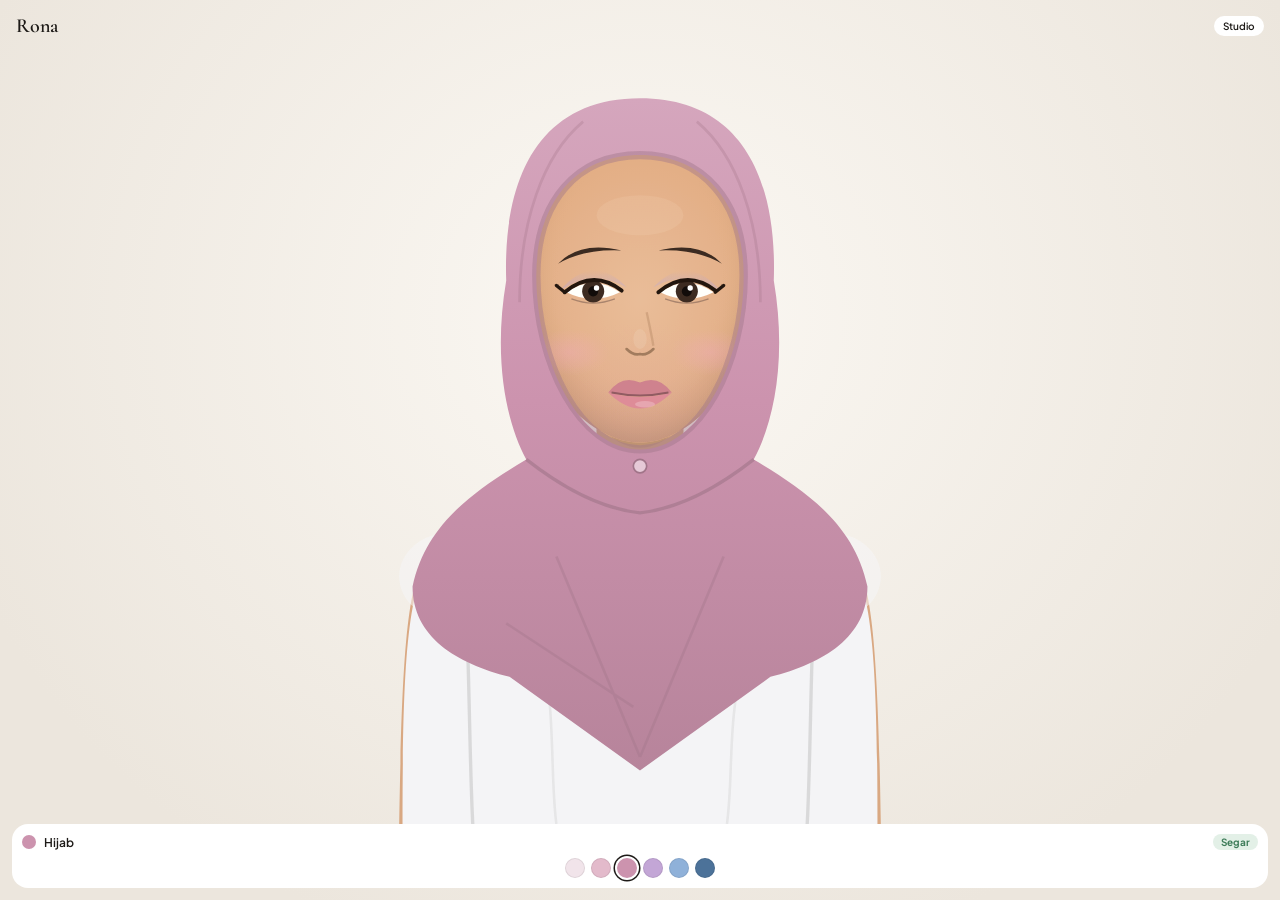
<file: color-studio/preview.html>
<!doctype html>
<html lang="id">
<head>
<meta charset="utf-8">
<meta name="viewport" content="width=device-width, initial-scale=1">
<title>Rona preview</title>
<link rel="preconnect" href="https://fonts.googleapis.com">
<link rel="preconnect" href="https://fonts.gstatic.com" crossorigin>
<link rel="stylesheet" href="https://fonts.googleapis.com/css2?family=Cormorant+Garamond:wght@600&family=Plus+Jakarta+Sans:wght@500;600&display=swap">
<style>
  /* Lightweight previews of the studio for the portfolio card, drawn with the same renderer as the app. ?v=phone | seasons | effects */
  html, body { margin: 0; height: 100%; overflow: hidden; background: #F6F2EC; font: 600 12px 'Plus Jakarta Sans', system-ui, sans-serif; color: #1D1A17; }
  svg { display: block; }
  .phone { height: 100%; display: flex; flex-direction: column; background: radial-gradient(ellipse at 50% 35%, #FBF8F3, #ECE6DD 80%); }
  .phone .top { display: flex; justify-content: space-between; align-items: center; padding: 14px 16px 0; font: 600 20px 'Cormorant Garamond', serif; }
  .phone .top span { font: 600 10px 'Plus Jakarta Sans'; padding: 4px 9px; border-radius: 99px; background: #fff; }
  .phone .fig { flex: 1; min-height: 0; }
  .phone .fig svg { width: 100%; height: 100%; }
  .phone .bar { margin: 0 12px 12px; padding: 10px; border-radius: 16px; background: #fff; }
  .phone .score { display: flex; align-items: center; gap: 8px; margin-bottom: 8px; }
  .phone .score i { width: 14px; height: 14px; border-radius: 50%; }
  .phone .score b { margin-left: auto; padding: 2px 8px; border-radius: 99px; background: #E3F0E7; color: #3F7D5A; font-size: 10px; }
  .dots { display: flex; gap: 6px; justify-content: center; }
  .dots i { width: 20px; height: 20px; border-radius: 50%; box-shadow: inset 0 0 0 1px rgba(0,0,0,.08); transition: box-shadow .3s; }
  .dots i.on { box-shadow: 0 0 0 2px #fff, 0 0 0 3.5px #1D1A17; }
  .row { height: 100%; display: grid; gap: 8px; padding: 10px; box-sizing: border-box; }
  .card { position: relative; border-radius: 14px; overflow: hidden; background: radial-gradient(ellipse at 50% 38%, #FBF8F3, #ECE6DD 80%); min-height: 0; }
  .card svg { width: 100%; height: 100%; }
  .card .lab { position: absolute; left: 8px; bottom: 8px; right: 8px; display: flex; align-items: center; gap: 6px; padding: 5px 8px; border-radius: 10px; background: rgba(255,255,255,.92); }
  .card .lab em { font: 600 15px 'Cormorant Garamond', serif; font-style: normal; }
  .card .lab small { color: #776E66; font-weight: 500; font-size: 10px; margin-left: auto; }
  .badge { padding: 2px 8px; border-radius: 99px; font-size: 10px; }
  .b-segar { background: #E3F0E7; color: #3F7D5A; } .b-pucat { background: #EEF0F3; color: #5D6878; } .b-kusam { background: #F6E9DC; color: #8D5A2B; } .b-mendominasi { background: #F6E1DE; color: #B5523F; }
</style>
</head>
<body>
<div id="root"></div>
<script type="module">
  import { SEASONS, SEASON_ORDER } from './js/data.js';
  import { renderFigure } from './js/render2d.js';
  import { manualProfile } from './js/analysis.js';
  import { evaluateColor, faceEffect } from './js/color.js';

  const base = { skin: '#D9A882', hijabOn: true, hijabStyle: 'segi-empat', clothType: 'blouse', clothColor: '#F1E4EA', hairColor: '#3B3433', lip: '#D88AA0', blush: '#E8A6B8', shadow: '#B7A3C8', makeupOn: true, intensity: 0.65, glassesOn: false, lensColor: 'pink', lensShape: 'oval', frame: 'silver', earrings: 'none', necklace: false };
  const seasonLook = (id, extra = {}) => { const S = SEASONS[id]; return { ...base, hijabColor: S.clothes[2], clothColor: S.clothes[6], lip: S.lips[0], blush: S.blush[0], shadow: S.shadow[0], ...extra }; };
  const root = document.getElementById('root');
  const v = new URLSearchParams(location.search).get('v') || 'phone';
  const still = matchMedia('(prefers-reduced-motion: reduce)').matches;

  if (v === 'phone') {
    const profile = manualProfile({ skin: base.skin, season: 'summer' });
    const colors = SEASONS.summer.clothes.slice(0, 6);
    root.className = 'phone';
    root.innerHTML = `<div class="top">Rona<span>Studio</span></div><div class="fig"></div>
      <div class="bar"><div class="score"><i></i><span>Hijab</span><b></b></div><div class="dots">${colors.map((c) => `<i style="background:${c}"></i>`).join('')}</div></div>`;
    let i = 2;
    const paint = () => {
      const hex = colors[i];
      const look = { ...seasonLook('summer'), hijabColor: hex };
      root.querySelector('.fig').innerHTML = renderFigure(look, faceEffect(hex, profile), { bg: false, viewBox: '40 70 320 470' });
      const ev = evaluateColor(hex, profile);
      root.querySelector('.score i').style.background = hex;
      const b = root.querySelector('.score b'); b.textContent = ev.label; b.className = 'badge b-' + ev.effect;
      root.querySelectorAll('.dots i').forEach((d, j) => d.classList.toggle('on', j === i));
    };
    paint();
    if (!still) setInterval(() => { i = (i + 1) % colors.length; paint(); }, 2200);
  }

  if (v === 'seasons') {
    root.className = 'row';
    root.style.gridTemplateColumns = 'repeat(4, 1fr)';
    root.innerHTML = SEASON_ORDER.map((id) => `<div class="card">${renderFigure(seasonLook(id), null, { bg: false, viewBox: '30 80 340 440' }).replace('<svg ', '<svg preserveAspectRatio="xMidYMin slice" ')}
      <div class="lab"><em>${SEASONS[id].name}</em></div></div>`).join('');
  }

  if (v === 'effects') {
    const profile = manualProfile({ skin: base.skin, season: 'summer' });
    root.className = 'row';
    root.style.gridTemplateColumns = 'repeat(3, 1fr)';
    // the best match, one that overpowers or washes out, and one that clashes with the undertone
    const evals = SEASON_ORDER.flatMap((id) => SEASONS[id].clothes).map((hex) => ({ hex, ...evaluateColor(hex, profile) }));
    const worstOf = (...effects) => evals.filter((e) => effects.includes(e.effect)).sort((a, b) => a.score - b.score)[0];
    const picks = [[...evals].sort((a, b) => b.score - a.score)[0], worstOf('mendominasi', 'pucat'), worstOf('kusam')].filter(Boolean);
    root.innerHTML = picks.map((ev) => {
      const hex = ev.hex;
      return `<div class="card">${renderFigure({ ...seasonLook('summer'), hijabColor: hex, makeupOn: false }, faceEffect(hex, profile), { bg: false, viewBox: '30 80 340 440' }).replace('<svg ', '<svg preserveAspectRatio="xMidYMin slice" ')}
        <div class="lab"><span class="badge b-${ev.effect}">${ev.label}</span><small>${ev.score}%</small></div></div>`;
    }).join('');
  }
</script>
</body>
</html>
</file>
<file: color-studio/css/styles.css>
:root {
  --bg: #F6F2EC;
  --bg-2: #EFE9E1;
  --card: #FFFDF9;
  --ink: #1D1A17;
  --ink-2: #3A342F;
  --muted: #776E66;
  --line: #E5DED4;
  --line-2: #D6CDC1;
  --accent: #1D1A17;
  --glow: linear-gradient(90deg, #F2766B, #F5A15B, #CC93AE, #8FB1D9, #3B2C8F, #A8541D);
  --good: #3F7D5A;
  --mid: #B98A2E;
  --low: #B5523F;
  --r: 18px;
  --r-sm: 12px;
  --shadow: 0 1px 2px rgba(40, 28, 18, .04), 0 12px 32px -12px rgba(40, 28, 18, .14);
  --serif: 'Cormorant Garamond', 'Times New Roman', serif;
  --sans: 'Plus Jakarta Sans', system-ui, -apple-system, sans-serif;
  --mono: 'JetBrains Mono', ui-monospace, monospace;
  color-scheme: light;
}
* { box-sizing: border-box; }
html { -webkit-text-size-adjust: 100%; }
body { margin: 0; background: var(--bg); color: var(--ink); font: 15px/1.55 var(--sans); -webkit-font-smoothing: antialiased; }
[hidden] { display: none !important; }
a { color: inherit; }
button { font: inherit; color: inherit; }
h1, h2, h3, h4 { margin: 0; font-weight: 600; }
code, .mono { font-family: var(--mono); font-size: .78em; letter-spacing: -.01em; }
.muted { color: var(--muted); }
.fine { color: var(--muted); font-size: 12.5px; margin: 10px 0 0; }
.row { display: flex; align-items: center; flex-wrap: wrap; }
.row.gap { gap: 10px; }
.row.center { justify-content: center; }
.row.end { justify-content: flex-end; }
.row.between { justify-content: space-between; gap: 12px; margin: 4px 0 6px; }
main { min-height: calc(100vh - 64px); }

/* ---------- buttons ---------- */
.btn { display: inline-flex; align-items: center; justify-content: center; gap: 8px; height: 46px; padding: 0 22px; border-radius: 999px; border: 1px solid transparent; font-weight: 600; font-size: 14.5px; text-decoration: none; cursor: pointer; transition: transform .15s, background .2s, box-shadow .2s; white-space: nowrap; }
.btn:active { transform: scale(.98); }
.btn-primary { background: var(--ink); color: #FBF8F3; box-shadow: 0 8px 20px -8px rgba(29, 26, 23, .5); }
.btn-primary:hover { background: #000; }
.btn-ghost { background: transparent; border-color: var(--line-2); }
.btn-ghost:hover { background: var(--card); }
.btn-sm { height: 34px; padding: 0 14px; font-size: 13px; }
.link { background: none; border: 0; padding: 0; color: var(--ink-2); text-decoration: underline; text-underline-offset: 3px; cursor: pointer; font-size: 13.5px; }
:focus-visible { outline: 2px solid var(--ink); outline-offset: 2px; }

/* ---------- top bar ---------- */
.topbar { position: sticky; top: 0; z-index: 30; display: flex; align-items: center; gap: 20px; height: 64px; padding: 0 clamp(16px, 4vw, 40px); background: rgba(246, 242, 236, .82); backdrop-filter: blur(14px); border-bottom: 1px solid var(--line); }
.brand { display: flex; align-items: baseline; gap: 10px; text-decoration: none; }
.brand-mark { width: 22px; height: 22px; border-radius: 50%; background: conic-gradient(from 200deg, #F2766B, #F9DD8C, #A9BE6E, #8FB1D9, #C3A6D6, #C8173C, #A8541D, #F2766B); align-self: center; box-shadow: inset 0 0 0 5px rgba(255, 253, 249, .85); }
.brand-name { font: 600 26px/1 var(--serif); letter-spacing: .01em; }
.brand-sub { font-size: 12px; color: var(--muted); letter-spacing: .02em; }
.flow { display: flex; gap: 4px; margin-left: auto; }
.flow a { display: flex; align-items: center; gap: 8px; padding: 8px 14px; border-radius: 999px; text-decoration: none; font-size: 13.5px; color: var(--muted); font-weight: 500; }
.flow a i { font: 500 11px var(--mono); font-style: normal; opacity: .7; }
.flow a:hover { color: var(--ink); }
.flow a.active { background: var(--card); color: var(--ink); box-shadow: var(--shadow); }
.topbar-profile { min-width: 0; }
.tp-chip, .ps-chip { display: inline-flex; align-items: center; gap: 8px; padding: 6px 14px 6px 8px; border-radius: 999px; background: var(--card); border: 1px solid var(--line); font-weight: 600; font-size: 13px; text-decoration: none; }
.tp-chip i, .ps-chip i { width: 16px; height: 16px; border-radius: 50%; background: var(--a); }

/* ---------- home ---------- */
.view { padding: 0 clamp(16px, 4vw, 40px); max-width: 1320px; margin: 0 auto; }
.hero { display: grid; grid-template-columns: 1.05fr .95fr; gap: clamp(24px, 5vw, 72px); align-items: center; padding: clamp(28px, 6vw, 72px) 0 40px; }
.eyebrow { display: inline-flex; align-items: center; gap: 10px; margin: 0 0 14px; font: 500 12px var(--mono); letter-spacing: .08em; text-transform: uppercase; color: var(--muted); }
.spark { width: 34px; height: 2px; background: var(--glow); border-radius: 2px; }
.hero h1 { font: 500 clamp(42px, 6.2vw, 78px)/1.02 var(--serif); letter-spacing: -.01em; }
.hero h1 em { font-style: italic; background: linear-gradient(100deg, #E0533F, #CC93AE 45%, #3B2C8F); -webkit-background-clip: text; background-clip: text; color: transparent; }
.lead { font-size: clamp(15px, 1.4vw, 17px); color: var(--ink-2); max-width: 54ch; margin: 18px 0 0; }
.cta-row { display: flex; gap: 12px; flex-wrap: wrap; margin-top: 28px; }
.trust { display: flex; flex-wrap: wrap; gap: 8px 20px; list-style: none; padding: 0; margin: 26px 0 0; font-size: 13px; color: var(--muted); }
.trust li::before { content: ''; display: inline-block; width: 6px; height: 6px; border-radius: 50%; background: var(--good); margin-right: 8px; vertical-align: middle; }
.hero-visual { display: flex; flex-direction: column; align-items: center; gap: 14px; }
.hero-card { position: relative; width: min(100%, 420px); aspect-ratio: 400 / 540; border-radius: 28px; overflow: hidden; background: var(--card); box-shadow: 0 30px 60px -30px rgba(60, 40, 25, .35), 0 0 0 1px var(--line); }
.hero-card svg { width: 100%; height: 100%; display: block; }
.hero-scan { position: absolute; inset: 0; pointer-events: none; background: linear-gradient(180deg, transparent 0, rgba(255, 255, 255, .5) 48%, rgba(255, 255, 255, 0) 52%, transparent 100%); background-size: 100% 240%; animation: sweep 4.2s ease-in-out infinite; mix-blend-mode: soft-light; }
@keyframes sweep { 0% { background-position: 0 120%; } 100% { background-position: 0 -120%; } }
.hero-swatches { display: flex; gap: 8px; flex-wrap: wrap; justify-content: center; }
.hero-readout { display: flex; gap: 14px; font: 500 12px var(--mono); color: var(--muted); text-transform: uppercase; letter-spacing: .06em; }
.hero-readout span:first-child { color: var(--ink); }

.section { padding: clamp(36px, 6vw, 72px) 0 0; }
.section-head { display: flex; align-items: baseline; justify-content: space-between; gap: 20px; flex-wrap: wrap; margin-bottom: 24px; }
.section-head h2, .title { font: 500 clamp(30px, 3.6vw, 44px)/1.08 var(--serif); }
.section-head p { color: var(--muted); max-width: 52ch; margin: 0; }
.steps { list-style: none; padding: 0; margin: 0; display: grid; grid-template-columns: repeat(4, 1fr); gap: 1px; background: var(--line); border: 1px solid var(--line); border-radius: var(--r); overflow: hidden; }
.steps li { background: var(--card); padding: 26px 22px; }
.steps i { font: 500 12px var(--mono); font-style: normal; color: var(--muted); }
.steps h3 { font: 600 26px var(--serif); margin: 10px 0 6px; }
.steps p { margin: 0; color: var(--muted); font-size: 14px; }
.season-grid { display: grid; grid-template-columns: repeat(4, 1fr); gap: 16px; }
.season-card { text-align: left; padding: 0; border: 1px solid var(--line); background: var(--card); border-radius: var(--r); overflow: hidden; cursor: pointer; transition: transform .25s, box-shadow .25s; }
.season-card:hover { transform: translateY(-4px); box-shadow: var(--shadow); }
.sc-art svg { width: 100%; display: block; aspect-ratio: 280 / 300; }
.sc-body { padding: 14px 16px 16px; }
.sc-body h3 { font: 600 26px var(--serif); }
.sc-body p { margin: 0 0 10px; color: var(--muted); font-size: 13px; }
.dots { display: flex; gap: 6px; }
.dots i { width: 22px; height: 22px; border-radius: 50%; box-shadow: inset 0 0 0 1px rgba(0, 0, 0, .06); }
.feature-grid { display: grid; grid-template-columns: repeat(4, 1fr); gap: 16px; }
.feature-grid article { padding: 24px; border-radius: var(--r); background: var(--card); border: 1px solid var(--line); }
.feature-grid h3 { font: 600 24px var(--serif); margin-bottom: 6px; }
.feature-grid p { margin: 0; color: var(--muted); font-size: 14px; }
.honest { padding: clamp(24px, 4vw, 40px); border-radius: var(--r); background: var(--ink); color: #EFE9E1; position: relative; overflow: hidden; }
.honest::before { content: ''; position: absolute; left: 0; right: 0; top: 0; height: 3px; background: var(--glow); }
.honest h2 { font: 500 34px var(--serif); margin-bottom: 10px; color: #fff; }
.honest p { margin: 0; max-width: 80ch; color: #CFC7BD; }
.honest strong { color: #fff; }
.foot { padding: 48px 0 40px; color: var(--muted); font-size: 12.5px; text-align: center; }

/* ---------- swatches ---------- */
.sw { position: relative; width: 34px; height: 34px; border-radius: 50%; border: 0; padding: 0; background: var(--c); cursor: pointer; box-shadow: inset 0 0 0 1px rgba(0, 0, 0, .08); transition: transform .15s; flex: none; }
.sw:hover { transform: scale(1.08); }
.sw.sel { box-shadow: 0 0 0 2px var(--bg), 0 0 0 4px var(--ink); }
.sw.lg { width: 44px; height: 44px; }
.sw .tier { position: absolute; right: -2px; top: -2px; width: 11px; height: 11px; border-radius: 50%; border: 2px solid var(--card); }
.tier.good { background: var(--good); } .tier.mid { background: var(--mid); } .tier.low { background: var(--low); }
.sw.custom { display: grid; place-items: center; background: conic-gradient(#F2766B, #F9DD8C, #A9BE6E, #8FB1D9, #C3A6D6, #F2766B); overflow: hidden; }
.sw.custom input { position: absolute; inset: 0; opacity: 0; cursor: pointer; width: 100%; height: 100%; }
.sw.custom span { width: 26px; height: 26px; border-radius: 50%; background: var(--card); display: grid; place-items: center; font-weight: 600; pointer-events: none; }
.sw-row { display: flex; flex-wrap: wrap; gap: 10px; }
.sw-row.big { gap: 12px; }
.sw-row.dim .sw { opacity: .8; }
.legend { display: flex; align-items: center; gap: 6px; flex-wrap: wrap; font-size: 12px; color: var(--muted); margin: 12px 0 0; }
.legend .tier { display: inline-block; width: 9px; height: 9px; border-radius: 50%; margin-left: 8px; }
.legend .tier:first-child { margin-left: 0; }

/* ---------- scan ---------- */
.scan-layout { display: grid; grid-template-columns: 1fr 320px; gap: 32px; padding: 36px 0 60px; align-items: start; }
.scan-step { display: flex; flex-direction: column; gap: 16px; }
.scan-step > .muted { margin: 0; max-width: 60ch; }
.choice-grid { display: grid; grid-template-columns: 1fr 1fr; gap: 16px; margin-top: 8px; }
.choice { display: flex; flex-direction: column; align-items: flex-start; gap: 6px; padding: 28px; border-radius: var(--r); border: 1px solid var(--line); background: var(--card); cursor: pointer; text-align: left; transition: border-color .2s, transform .2s, box-shadow .2s; }
.choice:hover, .choice.drag { border-color: var(--ink); box-shadow: var(--shadow); transform: translateY(-2px); }
.choice strong { font: 600 26px var(--serif); margin-top: 18px; }
.choice span { color: var(--muted); font-size: 14px; }
.choice-ic { width: 52px; height: 52px; border-radius: 16px; background: var(--bg-2); position: relative; }
.ic-camera::before { content: ''; position: absolute; inset: 15px 12px 14px; border: 2px solid var(--ink); border-radius: 6px; }
.ic-camera::after { content: ''; position: absolute; left: 20px; top: 20px; width: 12px; height: 12px; border: 2px solid var(--ink); border-radius: 50%; box-sizing: border-box; }
.ic-upload::before { content: ''; position: absolute; left: 25px; top: 14px; width: 2px; height: 20px; background: var(--ink); }
.ic-upload::after { content: ''; position: absolute; left: 19px; top: 14px; width: 10px; height: 10px; border-left: 2px solid var(--ink); border-top: 2px solid var(--ink); transform: rotate(45deg); transform-origin: center; }
.capture-stage { position: relative; width: min(100%, 440px); aspect-ratio: 600 / 750; border-radius: 26px; overflow: hidden; background: #E9E3DA; margin: 0 auto; touch-action: none; box-shadow: var(--shadow); }
.capture-stage video, .capture-stage canvas, .capture-stage > img { position: absolute; inset: 0; width: 100%; height: 100%; object-fit: cover; }
.capture-stage video { transform: scaleX(-1); }
.align-stage { cursor: grab; }
.align-stage:active { cursor: grabbing; }
.oval-guide { position: absolute; inset: 0; pointer-events: none; }
.oval-guide svg, .scan-overlay { position: absolute; inset: 0; width: 100%; height: 100%; }
.oval-line { fill: none; stroke: #fff; stroke-width: 3; stroke-dasharray: 10 8; }
.guide-marks rect, .scan-overlay .mark { fill: rgba(255, 255, 255, .12); stroke: #fff; stroke-width: 2; }
.scan-overlay .mark { animation: pop .4s ease-out both; }
@keyframes pop { from { opacity: 0; transform: scale(.6); transform-box: fill-box; transform-origin: center; } }
.light-meter { position: absolute; left: 50%; bottom: 16px; transform: translateX(-50%); display: flex; align-items: center; gap: 8px; padding: 8px 14px; border-radius: 999px; background: rgba(20, 16, 14, .7); color: #fff; font-size: 12.5px; white-space: nowrap; backdrop-filter: blur(8px); }
.light-meter .dot { width: 8px; height: 8px; border-radius: 50%; background: #aaa; }
.light-meter[data-state="ok"] .dot { background: #6FD39A; }
.light-meter[data-state="warn"] .dot { background: #F5C451; }
.light-meter[data-state="bad"] .dot { background: #F26B5B; }
.countdown { position: absolute; inset: 0; display: grid; place-items: center; font: 500 120px var(--serif); color: #fff; text-shadow: 0 4px 30px rgba(0, 0, 0, .4); }
.slider-row { display: flex; align-items: center; gap: 12px; font-size: 13px; color: var(--muted); width: min(100%, 440px); margin: 0 auto; }
.slider-row input { flex: 1; accent-color: var(--ink); }
.slider-row.compact { width: auto; margin: 0; }
.slider-row.compact input { width: 130px; }
.error { color: var(--low); margin: 0; font-size: 14px; }
.guide-card { position: sticky; top: 88px; padding: 24px; border-radius: var(--r); background: var(--card); border: 1px solid var(--line); }
.guide-card h3 { font: 600 26px var(--serif); margin-bottom: 12px; }
.guide-list { list-style: none; margin: 0; padding: 0; display: grid; gap: 12px; }
.guide-list li { font-size: 13.5px; color: var(--muted); padding-left: 18px; position: relative; }
.guide-list li::before { content: ''; position: absolute; left: 0; top: 7px; width: 7px; height: 7px; border-radius: 50%; background: var(--glow); }
.guide-list b { display: block; color: var(--ink); font-weight: 600; }
.quiz { display: grid; gap: 16px; }
fieldset { border: 0; padding: 0; margin: 0; }
legend { font-weight: 600; margin-bottom: 8px; font-size: 14px; padding: 0; }
.chips { display: flex; flex-wrap: wrap; gap: 8px; }
.chips label, .chip { display: inline-flex; align-items: center; gap: 8px; padding: 8px 14px; border-radius: 999px; border: 1px solid var(--line-2); background: var(--card); cursor: pointer; font-size: 13.5px; transition: background .15s, border-color .15s; }
.chips label:has(input:checked), .chip.sel { background: var(--ink); color: #FBF8F3; border-color: var(--ink); }
.chips input { position: absolute; opacity: 0; pointer-events: none; }
.chip i { width: 14px; height: 14px; border-radius: 50%; box-shadow: inset 0 0 0 1px rgba(0, 0, 0, .12); }
.analyzing { display: grid; grid-template-columns: minmax(0, 440px) 1fr; gap: 32px; align-items: center; }
.scanning .scanline { position: absolute; left: 0; right: 0; height: 3px; background: var(--glow); box-shadow: 0 0 24px 6px rgba(255, 255, 255, .6); animation: scanY 1.6s ease-in-out infinite alternate; }
@keyframes scanY { from { top: 8%; } to { top: 92%; } }
.scan-log { list-style: none; padding: 0; margin: 0; display: grid; gap: 12px; font: 13px var(--mono); }
.scan-log li { display: flex; align-items: center; gap: 10px; color: var(--muted); animation: fadein .3s both; }
.scan-log li::before { content: ''; width: 14px; height: 14px; border-radius: 50%; border: 2px solid var(--line-2); flex: none; }
.scan-log li.on::before { border-color: var(--ink) transparent var(--ink) transparent; animation: spin .8s linear infinite; }
.scan-log li.done { color: var(--ink); }
.scan-log li.done::before { background: var(--ink); border-color: var(--ink); box-shadow: inset 0 0 0 3px var(--bg); }
@keyframes spin { to { transform: rotate(360deg); } }
@keyframes fadein { from { opacity: 0; transform: translateY(4px); } }

/* ---------- result ---------- */
.result { padding: 36px 0 60px; display: grid; gap: 20px; }
.result-hero { display: grid; grid-template-columns: 300px 1fr; gap: clamp(20px, 4vw, 48px); align-items: center; padding: clamp(18px, 3vw, 32px); border-radius: 26px; background: var(--card); border: 1px solid var(--line); position: relative; overflow: hidden; }
.result-hero::after { content: ''; position: absolute; right: -120px; top: -120px; width: 360px; height: 360px; border-radius: 50%; background: radial-gradient(var(--accent), transparent 70%); opacity: .18; pointer-events: none; }
.result-portrait { position: relative; border-radius: 20px; overflow: hidden; aspect-ratio: 600 / 750; background: var(--bg-2); }
.result-portrait img, .result-portrait svg { width: 100%; height: 100%; object-fit: cover; display: block; }
.season-stamp { position: absolute; left: 12px; bottom: 12px; padding: 6px 12px; border-radius: 999px; background: rgba(255, 253, 249, .9); font: 600 18px var(--serif); }
.season-title { font: 500 clamp(48px, 6vw, 76px)/1 var(--serif); }
.season-title em { display: block; font-size: .42em; color: var(--muted); font-style: italic; margin-top: 6px; }
.kv { display: grid; grid-template-columns: repeat(3, 1fr); gap: 1px; background: var(--line); border-radius: var(--r-sm); overflow: hidden; margin: 22px 0 18px; border: 1px solid var(--line); }
.kv div { background: var(--card); padding: 12px 14px; }
.kv span { display: block; font-size: 12px; color: var(--muted); }
.kv b { font-weight: 600; }
.prob { display: grid; gap: 8px; margin-bottom: 22px; }
.prob-row { display: grid; grid-template-columns: 70px 1fr 44px; align-items: center; gap: 12px; font-size: 13px; color: var(--muted); }
.prob-row.top { color: var(--ink); font-weight: 600; }
.bar { height: 6px; border-radius: 6px; background: var(--bg-2); overflow: hidden; }
.bar i { display: block; height: 100%; border-radius: 6px; transition: width .6s; }
.result-grid { display: grid; grid-template-columns: 1.2fr 1fr; gap: 20px; }
.card { padding: clamp(18px, 3vw, 28px); border-radius: var(--r); background: var(--card); border: 1px solid var(--line); }
.card h3 { font: 600 28px var(--serif); margin-bottom: 16px; }
.card-head { margin-bottom: 16px; }
.card-head h3 { margin-bottom: 4px; }
.card-head p { margin: 0; }
.meter { margin-bottom: 18px; }
.meter-top, .meter-ends { display: flex; justify-content: space-between; font-size: 13px; }
.meter-top span:first-child { font-weight: 600; }
.meter-ends { color: var(--muted); font-size: 12px; margin-top: 6px; }
.meter-track { position: relative; height: 8px; border-radius: 8px; margin-top: 8px; background: linear-gradient(90deg, #8FB1D9, #E9E3DA 50%, #F5A15B); }
.meter:nth-of-type(2) .meter-track { background: linear-gradient(90deg, #F4EDE4, #6E4426); }
.meter:nth-of-type(3) .meter-track { background: linear-gradient(90deg, #B8B0A8, #E0533F); }
.meter-track i { position: absolute; top: 50%; width: 18px; height: 18px; border-radius: 50%; background: var(--card); border: 3px solid var(--ink); transform: translate(-50%, -50%); }
.samples { display: grid; grid-template-columns: repeat(auto-fill, minmax(150px, 1fr)); gap: 10px; margin-top: 8px; }
.samples div { display: grid; grid-template-columns: 32px 1fr; grid-template-rows: auto auto; column-gap: 10px; align-items: center; font-size: 13px; }
.samples i { grid-row: span 2; width: 32px; height: 32px; border-radius: 10px; box-shadow: inset 0 0 0 1px rgba(0, 0, 0, .08); }
.samples code { color: var(--muted); }
.light-score b { font: 600 46px var(--serif); }
.light-score span { color: var(--muted); font-size: 13px; margin-left: 4px; }
.warns { margin: 8px 0 0; padding-left: 18px; color: var(--ink-2); font-size: 13.5px; display: grid; gap: 6px; }
.ok-line { color: var(--good); font-size: 14px; margin: 6px 0 0; }
.fx-grid { display: grid; grid-template-columns: repeat(3, 1fr); gap: 16px; }
.fx-card { margin: 0; border-radius: var(--r-sm); overflow: hidden; border: 1px solid var(--line); background: var(--bg); }
.fx-art svg { width: 100%; display: block; aspect-ratio: 600 / 750; }
.fx-card figcaption { padding: 12px 14px 14px; display: flex; flex-wrap: wrap; align-items: center; gap: 8px; }
.fx-card figcaption p { flex-basis: 100%; margin: 0; font-size: 13px; color: var(--muted); }
.badge { display: inline-flex; align-items: center; padding: 3px 10px; border-radius: 999px; font-size: 12px; font-weight: 600; background: var(--bg-2); white-space: nowrap; }
.b-segar { background: #E3F0E7; color: var(--good); }
.b-pucat { background: #EEF0F3; color: #5D6878; }
.b-kusam { background: #F6E9DC; color: #8D5A2B; }
.b-mendominasi { background: #F6E1DE; color: var(--low); }
.pal-block { display: grid; grid-template-columns: 220px 1fr; gap: 16px; align-items: center; padding: 14px 0; border-top: 1px solid var(--line); }
.pal-block:first-of-type { border-top: 0; }
.pal-label b { display: block; }
.pal-label span { font-size: 12.5px; color: var(--muted); }
.rec-grid { display: grid; grid-template-columns: repeat(auto-fit, minmax(260px, 1fr)); gap: 16px; }
.rec { padding: 18px; border-radius: var(--r-sm); background: var(--bg); }
.rec h4 { font: 600 20px var(--serif); margin-bottom: 12px; }
.rec-line { display: grid; grid-template-columns: 76px 1fr; align-items: center; gap: 8px; margin-bottom: 10px; font-size: 13px; color: var(--muted); }
.chips.static { gap: 6px; }
.chips.static .chip { padding: 6px 12px; font-size: 13px; }
.empty { text-align: center; padding: 80px 0; display: grid; gap: 12px; justify-items: center; }

/* ---------- studio ---------- */
.view-studio { max-width: 1440px; }
.studio { display: grid; grid-template-columns: minmax(0, 1.08fr) minmax(360px, .92fr); gap: 24px; padding: 20px 0 40px; align-items: start; }
.stage-col { position: sticky; top: 80px; display: grid; gap: 12px; }
.stage-bar { display: flex; justify-content: space-between; align-items: center; gap: 10px; flex-wrap: wrap; }
.seg { display: inline-flex; padding: 4px; border-radius: 999px; background: var(--bg-2); border: 1px solid var(--line); }
.seg button { border: 0; background: none; padding: 8px 16px; border-radius: 999px; font-size: 13.5px; font-weight: 500; color: var(--muted); cursor: pointer; }
.seg button[aria-selected="true"], .seg button[aria-pressed="true"] { background: var(--card); color: var(--ink); box-shadow: 0 1px 3px rgba(0, 0, 0, .08); }
.seg button:disabled { opacity: .45; cursor: not-allowed; }
.seg.small button { padding: 6px 12px; font-size: 12.5px; }
.stage-tools { display: flex; gap: 8px; }
.tool { border: 1px solid var(--line-2); background: var(--card); padding: 8px 14px; border-radius: 999px; font-size: 13px; font-weight: 500; cursor: pointer; }
.tool[aria-pressed="true"] { background: var(--ink); color: #FBF8F3; border-color: var(--ink); }
.stage { position: relative; border-radius: 26px; background: var(--card); border: 1px solid var(--line); overflow: hidden; height: min(calc(100vh - 250px), 760px); min-height: 420px; }
.stage-flat { position: absolute; inset: 0; display: flex; flex-direction: column; align-items: center; justify-content: center; }
.stage-flat .main-art { height: 100%; width: 100%; display: block; }
.stage-note { position: absolute; bottom: 10px; left: 50%; transform: translateX(-50%); margin: 0; padding: 6px 12px; border-radius: 999px; background: rgba(255, 253, 249, .9); font-size: 12px; color: var(--muted); white-space: nowrap; max-width: calc(100% - 20px); overflow: hidden; text-overflow: ellipsis; }
.stage-empty { padding: 40px; text-align: center; color: var(--muted); max-width: 40ch; margin: auto; }
.stage-3d { position: absolute; inset: 0; background: radial-gradient(circle at 50% 35%, #FFFDF9, #ECE5DB 75%); }
.three-host { position: absolute; inset: 0; display: grid; }
.three-host canvas { width: 100% !important; height: 100% !important; display: block; touch-action: none; cursor: grab; }
.three-host canvas:active { cursor: grabbing; }
.three-loading { margin: auto; display: flex; align-items: center; gap: 10px; color: var(--muted); font-size: 14px; }
.spinner { width: 18px; height: 18px; border-radius: 50%; border: 2px solid var(--line-2); border-top-color: var(--ink); animation: spin .8s linear infinite; }
.three-ui { position: absolute; bottom: 12px; left: 50%; transform: translateX(-50%); display: flex; gap: 4px; padding: 4px; border-radius: 999px; background: rgba(255, 253, 249, .85); backdrop-filter: blur(8px); border: 1px solid var(--line); }
.three-ui button { border: 0; background: none; padding: 6px 12px; border-radius: 999px; font-size: 12.5px; cursor: pointer; }
.three-ui button:hover { background: var(--bg-2); }
.three-hint { position: absolute; top: 12px; left: 0; right: 0; text-align: center; margin: 0; font-size: 12px; color: var(--muted); pointer-events: none; }
.ba { position: absolute; inset: 0; cursor: ew-resize; touch-action: none; user-select: none; }
.ba-layer { position: absolute; inset: 0; }
.ba-layer svg { width: 100%; height: 100%; display: block; }
.ba-layer.before { clip-path: inset(0 calc(100% - var(--pos)) 0 0); }
.ba-handle { position: absolute; top: 0; bottom: 0; left: var(--pos); width: 2px; background: #fff; box-shadow: 0 0 0 1px rgba(0, 0, 0, .12); transform: translateX(-1px); }
.ba-handle span { position: absolute; top: 50%; left: 50%; width: 40px; height: 40px; border-radius: 50%; background: #fff; transform: translate(-50%, -50%); box-shadow: var(--shadow); }
.ba-handle span::before { content: '‹ ›'; position: absolute; inset: 0; display: grid; place-items: center; font-weight: 700; letter-spacing: 2px; color: var(--ink); }
.ba-tag { position: absolute; top: 14px; padding: 5px 12px; border-radius: 999px; background: rgba(29, 26, 23, .72); color: #fff; font-size: 12px; }
.ba-tag.l { left: 14px; } .ba-tag.r { right: 14px; }
.ba-mode { position: absolute; bottom: 14px; left: 50%; transform: translateX(-50%); background: rgba(239, 233, 225, .92); }
.cmp-grid { position: absolute; inset: 0; display: grid; grid-template-columns: 1fr 1fr; grid-template-rows: 1fr 1fr; gap: 8px; padding: 8px; }
.cmp-card { margin: 0; position: relative; border-radius: 16px; overflow: hidden; background: var(--bg); min-height: 0; border: 2px solid transparent; }
.cmp-card.cur { border-color: var(--ink); }
.cmp-card .cmp-art { width: 100%; height: 100%; display: block; }
.cmp-card figcaption { position: absolute; left: 6px; right: 6px; bottom: 6px; display: flex; align-items: center; gap: 6px; flex-wrap: wrap; padding: 6px 8px; border-radius: 12px; background: rgba(255, 253, 249, .92); font-size: 12px; }
.cmp-dot { width: 14px; height: 14px; border-radius: 50%; box-shadow: inset 0 0 0 1px rgba(0, 0, 0, .1); }
.cmp-actions { margin-left: auto; display: flex; gap: 4px; }
.cmp-actions button { border: 1px solid var(--line-2); background: var(--card); border-radius: 999px; padding: 2px 10px; font-size: 12px; cursor: pointer; }
.cmp-card.empty { display: grid; place-items: center; border: 2px dashed var(--line-2); color: var(--muted); font-size: 13px; text-align: center; padding: 16px; }
.harmony { display: flex; gap: 14px; align-items: center; padding: 14px 16px; border-radius: var(--r); background: var(--card); border: 1px solid var(--line); min-height: 84px; }
.hm-empty { font-size: 13.5px; color: var(--muted); }
.hm-score { position: relative; width: 56px; height: 56px; flex: none; display: grid; place-items: center; }
.hm-score svg { position: absolute; inset: 0; transform: rotate(-90deg); }
.hm-score circle { fill: none; stroke: var(--bg-2); stroke-width: 3; }
.hm-score .arc { stroke: var(--ink); stroke-linecap: round; stroke-dasharray: var(--v) 100; transition: stroke-dasharray .4s; }
.hm-score b { font: 600 20px var(--serif); }
.hm-text p { margin: 4px 0 0; font-size: 13px; color: var(--ink-2); }
.hm-text .fine { margin-top: 4px; }
.hm-top { display: flex; align-items: center; gap: 8px; flex-wrap: wrap; font-weight: 600; font-size: 14px; }
.hm-top code { color: var(--muted); font-weight: 400; }
.hm-dot { width: 16px; height: 16px; border-radius: 50%; box-shadow: inset 0 0 0 1px rgba(0, 0, 0, .1); }

.panel-col { display: grid; gap: 14px; min-width: 0; }
.profile-strip { display: flex; align-items: center; gap: 10px; flex-wrap: wrap; padding: 12px 14px; border-radius: var(--r); background: var(--card); border: 1px solid var(--line); }
.ps-meta { font-size: 13px; color: var(--muted); }
.ps-actions { margin-left: auto; display: flex; gap: 6px; }
.ps-empty { display: flex; align-items: center; gap: 12px; flex-wrap: wrap; width: 100%; font-size: 13px; }
.ps-empty span { color: var(--muted); }
.ps-empty a { margin-left: auto; }
.cat-tabs { display: flex; gap: 4px; padding: 4px; border-radius: 999px; background: var(--bg-2); border: 1px solid var(--line); overflow-x: auto; scrollbar-width: none; }
.cat-tabs button { flex: 1; border: 0; background: none; padding: 10px 14px; border-radius: 999px; font-weight: 600; font-size: 13.5px; color: var(--muted); cursor: pointer; white-space: nowrap; }
.cat-tabs button[aria-selected="true"] { background: var(--ink); color: #FBF8F3; }
.panel { padding: 18px; border-radius: var(--r); background: var(--card); border: 1px solid var(--line); }
.ph { font: 600 20px var(--serif); margin: 18px 0 10px; }
.ph:first-child { margin-top: 4px; }
.season-tabs { display: grid; grid-template-columns: repeat(4, 1fr); gap: 6px; margin-bottom: 8px; }
.season-tabs button { position: relative; border: 1px solid var(--line); background: var(--bg); border-radius: 12px; padding: 10px 6px 8px; font: 600 17px var(--serif); cursor: pointer; }
.season-tabs button::before { content: ''; display: block; width: 18px; height: 3px; border-radius: 3px; background: var(--a); margin: 0 auto 5px; }
.season-tabs button[aria-selected="true"] { background: var(--card); border-color: var(--ink); box-shadow: var(--shadow); }
.season-tabs .mine { position: absolute; top: -8px; right: -4px; padding: 1px 6px; border-radius: 999px; background: var(--ink); color: #fff; font: 600 9.5px var(--sans); font-style: normal; letter-spacing: .03em; text-transform: uppercase; }
.pal-tag { margin: 0 0 12px; font-size: 12.5px; color: var(--muted); }
.thumb-grid { display: grid; gap: 8px; }
.thumb-grid.four { grid-template-columns: repeat(4, 1fr); }
.thumb-grid.five { grid-template-columns: repeat(5, 1fr); }
.thumb { position: relative; display: flex; flex-direction: column; align-items: center; gap: 4px; padding: 6px 4px 8px; border-radius: 14px; border: 1px solid var(--line); background: var(--bg); cursor: pointer; font-size: 12px; transition: border-color .15s, transform .15s; min-width: 0; }
.thumb:hover { transform: translateY(-2px); }
.thumb.sel { border-color: var(--ink); background: var(--card); box-shadow: 0 0 0 1px var(--ink); }
.thumb .thumb-svg { width: 100%; height: auto; display: block; border-radius: 10px; background: #F1ECE5; }
.thumb.lens .thumb-svg { background: none; aspect-ratio: 2 / 1; }
.thumb span { white-space: nowrap; overflow: hidden; text-overflow: ellipsis; max-width: 100%; }
.rec-star { position: absolute; top: 2px; right: 6px; font-style: normal; font-size: 11px; color: var(--mid); }
.chip .rec-star { position: static; }
.sub-tabs { display: flex; gap: 6px; margin-bottom: 10px; }
.sub-tabs button { display: flex; align-items: center; gap: 8px; border: 1px solid var(--line); background: var(--bg); padding: 8px 14px; border-radius: 999px; font-size: 13.5px; font-weight: 500; cursor: pointer; }
.sub-tabs button[aria-pressed="true"] { border-color: var(--ink); background: var(--card); box-shadow: 0 0 0 1px var(--ink); }
.sub-tabs i { width: 14px; height: 14px; border-radius: 50%; }
.switch { display: inline-flex; align-items: center; gap: 10px; font-size: 14px; font-weight: 500; cursor: pointer; }
.switch input { position: absolute; opacity: 0; }
.switch .track { width: 40px; height: 24px; border-radius: 999px; background: var(--line-2); position: relative; transition: background .2s; }
.switch .track::after { content: ''; position: absolute; top: 3px; left: 3px; width: 18px; height: 18px; border-radius: 50%; background: #fff; transition: transform .2s; box-shadow: 0 1px 3px rgba(0, 0, 0, .2); }
.switch input:checked + .track { background: var(--ink); }
.switch input:checked + .track::after { transform: translateX(16px); }
.switch input:focus-visible + .track { outline: 2px solid var(--ink); outline-offset: 2px; }
.notice { padding: 12px 14px; border-radius: 12px; background: var(--bg); font-size: 13.5px; margin-bottom: 6px; }

/* ---------- modal & toast ---------- */
.modal { border: 0; padding: 0; border-radius: 24px; width: min(560px, calc(100vw - 32px)); background: var(--card); color: var(--ink); box-shadow: 0 40px 80px -20px rgba(0, 0, 0, .35); }
.modal::backdrop { background: rgba(29, 26, 23, .45); backdrop-filter: blur(4px); }
.modal-body { padding: 28px; display: grid; gap: 18px; }
.modal h2 { font: 500 34px var(--serif); }
.modal .muted { margin: -8px 0 0; font-size: 14px; }
.skin-row { display: grid; grid-template-columns: repeat(4, 1fr); gap: 8px; }
.skin { display: flex; flex-direction: column; align-items: center; gap: 4px; font-size: 11.5px; color: var(--muted); cursor: pointer; text-align: center; }
.skin input { position: absolute; opacity: 0; }
.skin i { width: 44px; height: 44px; border-radius: 50%; box-shadow: inset 0 0 0 1px rgba(0, 0, 0, .1); }
.skin:has(input:checked) i { box-shadow: 0 0 0 2px var(--card), 0 0 0 4px var(--ink); }
.skin:has(input:checked) span { color: var(--ink); font-weight: 600; }
.toast { position: fixed; left: 50%; bottom: 24px; transform: translate(-50%, 20px); opacity: 0; pointer-events: none; padding: 12px 18px; border-radius: 14px; background: var(--ink); color: #FBF8F3; font-size: 13.5px; max-width: min(520px, calc(100vw - 32px)); transition: opacity .25s, transform .25s; z-index: 50; }
.toast.show { opacity: 1; transform: translate(-50%, 0); }

/* ---------- responsive ---------- */
@media (max-width: 1080px) {
  .feature-grid, .season-grid { grid-template-columns: repeat(2, 1fr); }
  .steps { grid-template-columns: repeat(2, 1fr); }
  .studio { grid-template-columns: 1fr 1fr; }
  .scan-layout { grid-template-columns: 1fr; }
  .guide-card { position: static; }
  .result-grid { grid-template-columns: 1fr; }
}
@media (max-width: 860px) {
  .brand-sub { display: none; }
  .hero { grid-template-columns: 1fr; }
  .hero-card { width: min(100%, 300px); }
  .studio { grid-template-columns: 1fr; padding-top: 12px; }
  .stage-col { position: sticky; top: 64px; z-index: 5; background: var(--bg); padding-bottom: 8px; gap: 8px; }
  .stage { height: 38vh; min-height: 260px; border-radius: 20px; }
  .stage-bar .seg { flex: 1; }
  .stage-bar .seg button { flex: 1; white-space: nowrap; }
  .stage-tools { flex: 1; }
  .stage-tools .tool { flex: 1; }
  .harmony { min-height: 0; padding: 10px 12px; }
  .hm-text p:not(.fine) { display: none; }
  .hm-text .fine { display: none; }
  .hm-score { width: 44px; height: 44px; }
  .result-hero { grid-template-columns: 1fr; }
  .result-portrait { max-width: 260px; }
  .fx-grid { grid-template-columns: 1fr 1fr 1fr; gap: 8px; }
  .fx-card figcaption p { display: none; }
  .pal-block { grid-template-columns: 1fr; gap: 10px; }
  .analyzing { grid-template-columns: 1fr; }
}
@media (max-width: 600px) {
  body { font-size: 14.5px; }
  .topbar { gap: 8px; height: 56px; }
  .brand-name { font-size: 23px; }
  .flow { gap: 0; }
  .flow a { padding: 6px 8px; font-size: 12.5px; }
  .flow a i { display: none; }
  .topbar-profile { display: none; }
  .stage-col { top: 56px; }
  .choice-grid { grid-template-columns: 1fr; }
  .choice { padding: 20px; }
  .steps, .feature-grid { grid-template-columns: 1fr; }
  .season-grid { grid-template-columns: 1fr 1fr; gap: 10px; }
  .sc-body h3 { font-size: 22px; }
  .kv { grid-template-columns: 1fr; }
  .fx-grid { grid-template-columns: 1fr; }
  .fx-card { display: grid; grid-template-columns: 120px 1fr; }
  .fx-card figcaption p { display: block; }
  .thumb-grid.five { grid-template-columns: repeat(4, 1fr); }
  .stage-bar .seg button { padding: 6px 10px; font-size: 12px; }
  .tool { padding: 6px 10px; font-size: 12px; white-space: nowrap; }
  .stage-tools { gap: 4px; }
  .hm-top code { display: none; }
  .season-tabs button { font-size: 15px; }
  .ps-actions { margin-left: 0; }
  .cmp-card figcaption code { display: none; }
  .skin-row { grid-template-columns: repeat(4, 1fr); }
}
@media (prefers-reduced-motion: reduce) {
  *, *::before, *::after { animation: none !important; transition: none !important; }
}
.stage-flat, .cmp-card, .ba { background: radial-gradient(ellipse at 50% 38%, #FBF8F3, #ECE6DD 75%); }
.cmp-card figcaption code { display: none; }
.cmp-card figcaption { flex-wrap: nowrap; padding: 5px 6px; }
</file>
